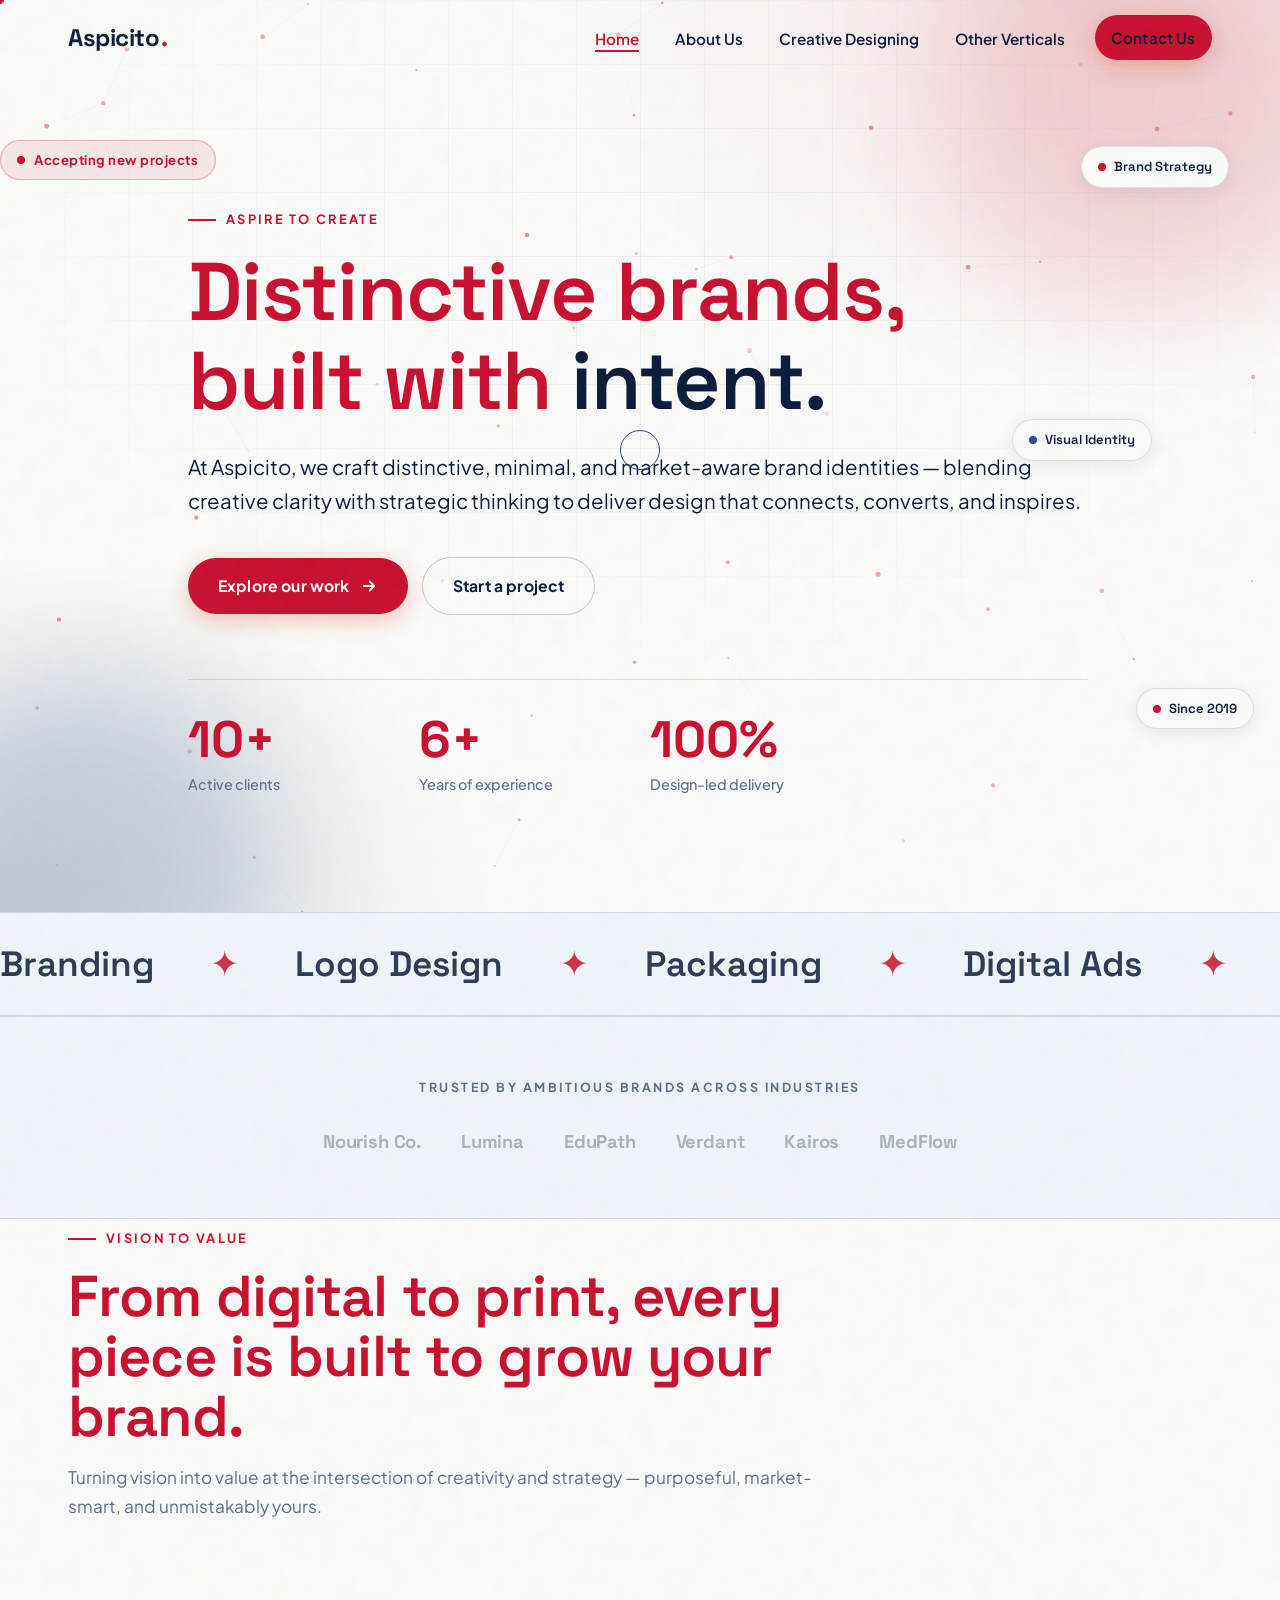
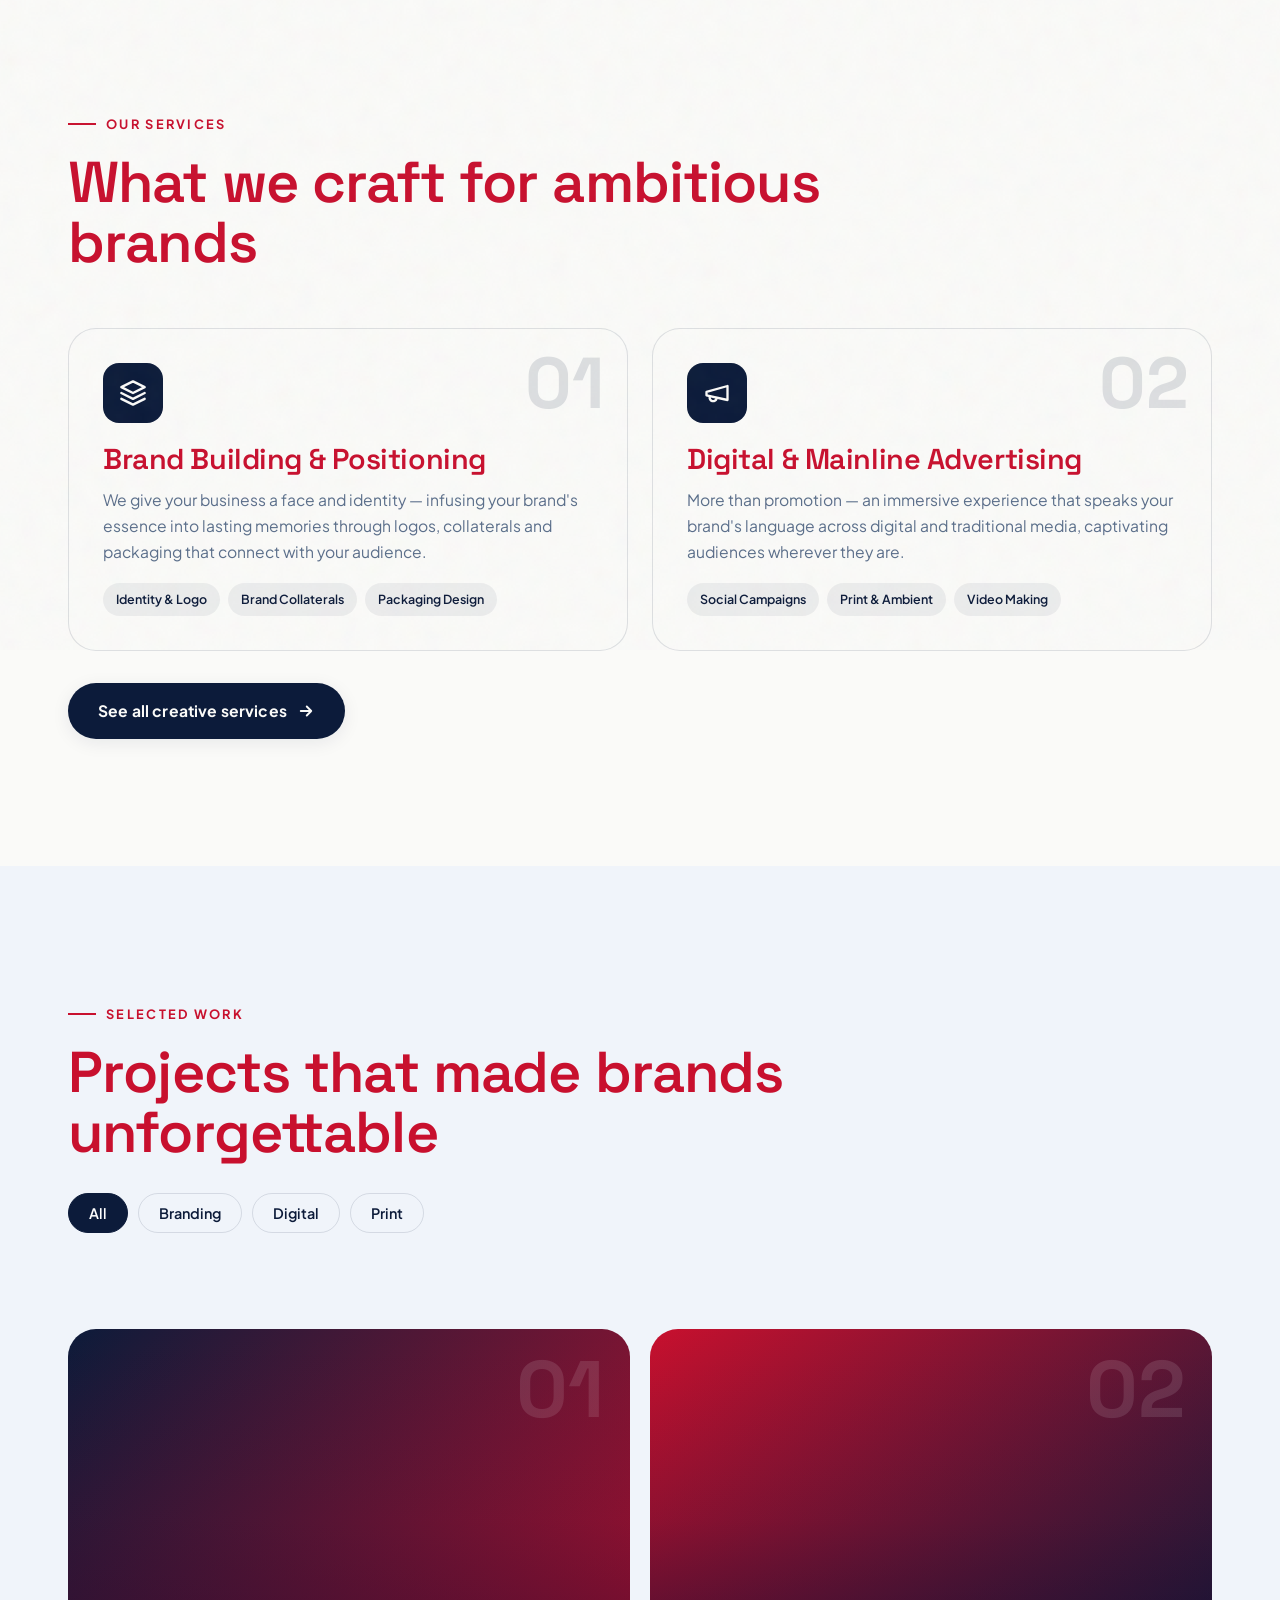
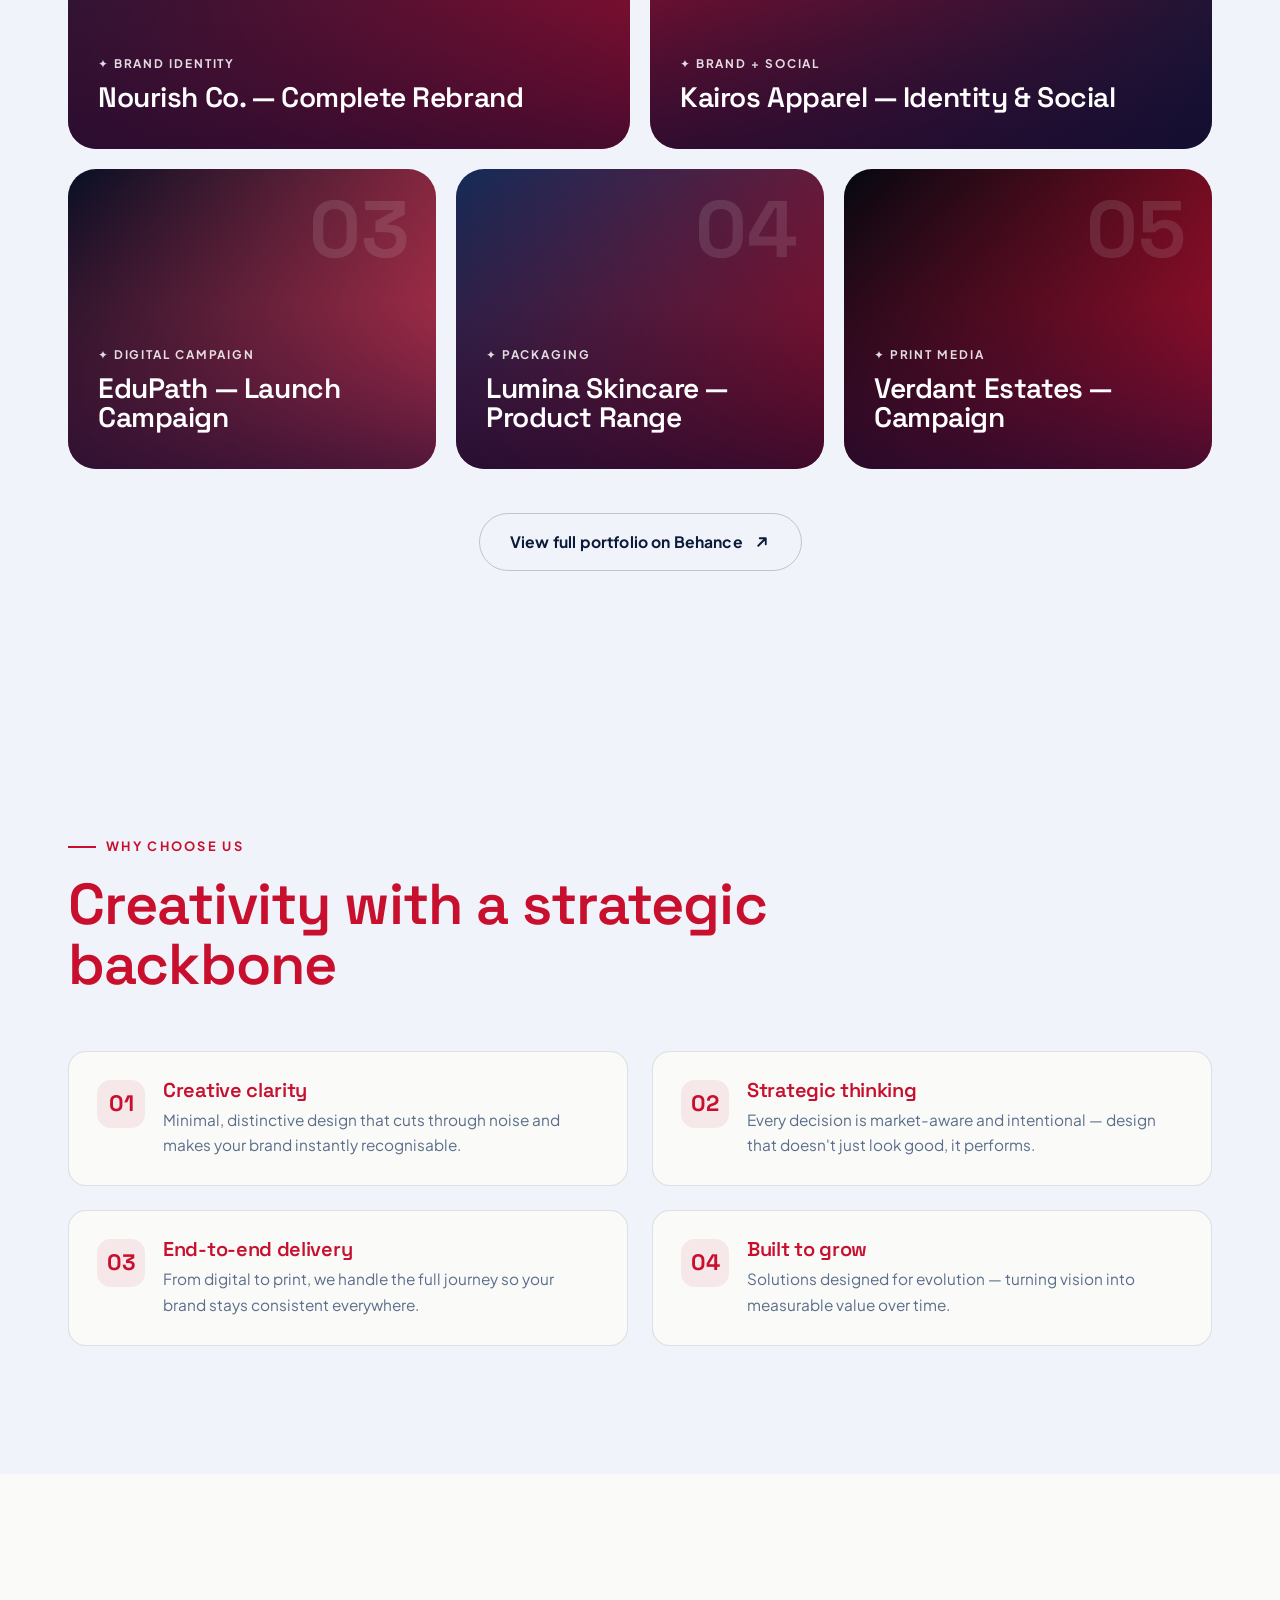
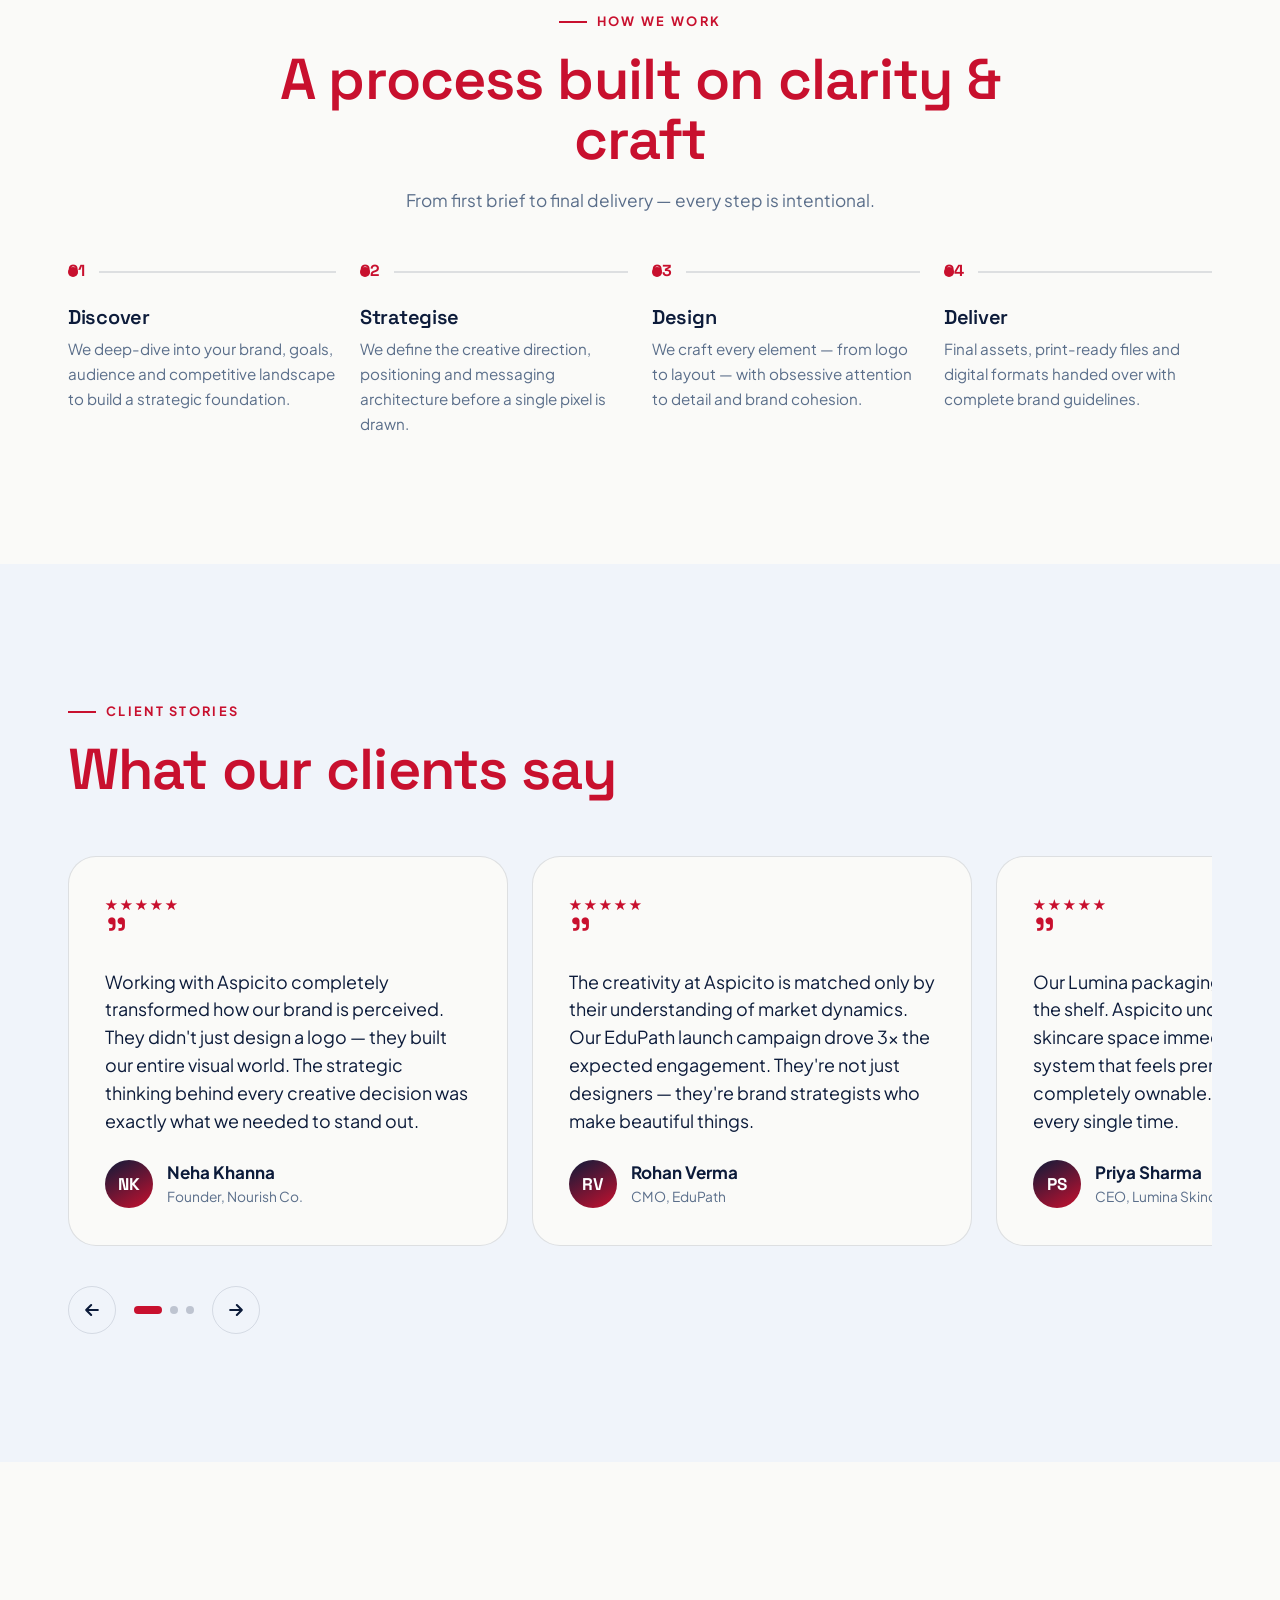
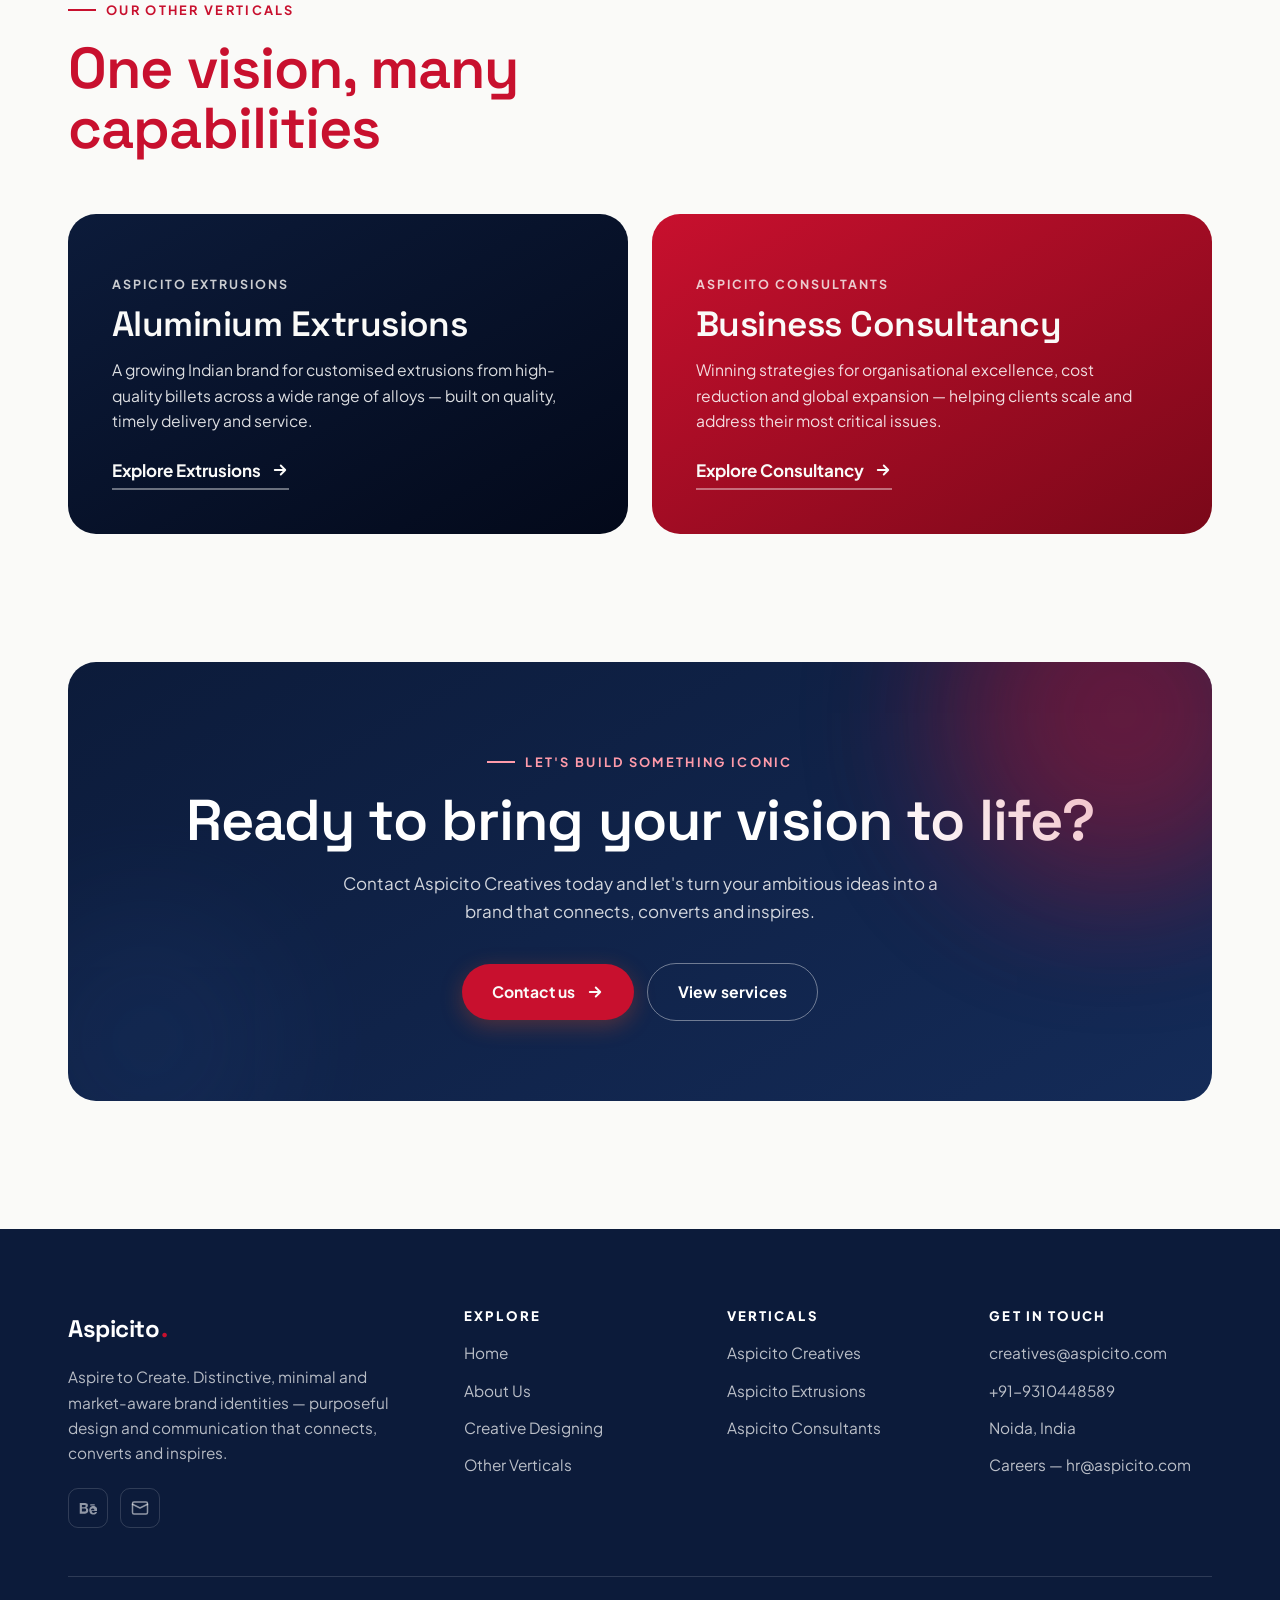
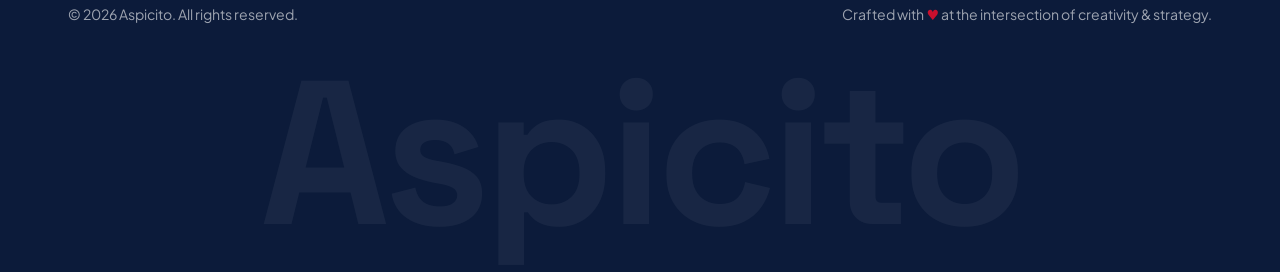
<file: index.html>
<!DOCTYPE html>
<html lang="en">
<head>
  <meta charset="UTF-8" />
  <meta name="viewport" content="width=device-width, initial-scale=1.0" />
  <title>Aspicito Creatives — Aspire to Create | Branding, Design & Strategy</title>
  <meta name="description" content="Aspicito crafts distinctive, minimal and market-aware brand identities. Creative clarity meets strategic thinking — purposeful design and communication that connects, converts and inspires." />
  <link rel="preconnect" href="https://fonts.googleapis.com" />
  <link rel="preconnect" href="https://fonts.gstatic.com" crossorigin />
  <link href="https://fonts.googleapis.com/css2?family=Plus+Jakarta+Sans:ital,wght@0,400;0,500;0,600;0,700;0,800;1,400&family=Space+Grotesk:wght@500;600;700&display=swap" rel="stylesheet" />
  <link href="https://api.fontshare.com/v2/css?f[]=clash-display@500,600,700&display=swap" rel="stylesheet" />
  <link rel="stylesheet" href="css/style.css" />
</head>
<body>

  <!-- Preloader -->
  <div class="preloader" id="preloader">
    <div class="pre-inner">
      <div class="pre-word" id="preWord">
        <span>A</span><span>s</span><span>p</span><span>i</span><span>c</span><span>i</span><span>t</span><span>o</span><span class="dot">.</span>
      </div>
      <div class="pre-bar"></div>
      <p class="pre-tag">Aspire to Create</p>
    </div>
  </div>

  <!-- Grain overlay -->
  <div class="grain" aria-hidden="true"></div>

  <!-- Scroll progress -->
  <div class="scroll-progress"></div>

  <!-- Header -->
  <header class="header">
    <nav class="nav">
      <a href="index.html" class="brand">Aspicito<span class="dot">.</span></a>
      <ul class="nav-links">
        <li><a href="index.html" class="active">Home</a></li>
        <li><a href="about.html">About Us</a></li>
        <li><a href="creative-designing.html">Creative Designing</a></li>
        <li><a href="other-verticals.html">Other Verticals</a></li>
        <li><a href="contact.html" class="btn btn-secondary nav-cta">Contact Us</a></li>
      </ul>
      <button class="burger" aria-label="Toggle menu" aria-expanded="false"><span></span><span></span><span></span></button>
    </nav>
  </header>

  <main>
    <!-- ═══════════════ HERO ═══════════════ -->
    <section class="hero" id="hero">
      <div class="hero-bg"></div>
      <canvas class="hero-canvas" id="heroCanvas" aria-hidden="true"></canvas>
      <div class="hero-grid-lines" aria-hidden="true"></div>
      <span class="blob b1"></span>
      <span class="blob b2"></span>

      <!-- Floating sticker chips -->
      <div class="hero-stickers" aria-hidden="true">
        <span class="sticker s1">Brand Strategy</span>
        <span class="sticker s2">Visual Identity</span>
        <span class="sticker s3">Since 2019</span>
      </div>

      <!-- Availability badge -->
      <div class="avail-badge reveal" data-delay="4">
        <span class="avail-dot"></span>
        Accepting new projects
      </div>

      <div class="container hero-inner">
        <span class="eyebrow reveal">Aspire to Create</span>
        <h1 class="hero-title reveal" data-delay="1" data-split>
          Distinctive brands,<br />built with <em>intent.</em>
        </h1>
        <p class="lead reveal" data-delay="2">At Aspicito, we craft distinctive, minimal, and market-aware brand identities — blending creative clarity with strategic thinking to deliver design that connects, converts, and inspires.</p>
        <div class="hero-actions reveal" data-delay="3">
          <a href="creative-designing.html" class="btn btn-secondary" data-magnetic="0.4">
            Explore our work
            <svg width="18" height="18" viewBox="0 0 24 24" fill="none" stroke="currentColor" stroke-width="2.5" stroke-linecap="round" stroke-linejoin="round"><path d="M5 12h14M13 6l6 6-6 6"/></svg>
          </a>
          <a href="contact.html" class="btn btn-ghost" data-magnetic="0.3">Start a project</a>
        </div>

        <div class="hero-stats reveal" data-delay="4">
          <div class="stat">
            <div class="num"><span data-count="10" data-suffix="+">10+</span></div>
            <div class="label">Active clients</div>
          </div>
          <div class="stat">
            <div class="num"><span data-count="6" data-suffix="+">6+</span></div>
            <div class="label">Years of experience</div>
          </div>
          <div class="stat">
            <div class="num"><span data-count="100" data-suffix="%">100%</span></div>
            <div class="label">Design-led delivery</div>
          </div>
        </div>
      </div>
    </section>

    <!-- ═══════════════ MARQUEE ═══════════════ -->
    <div class="marquee" aria-hidden="true">
      <div class="marquee-track">
        <span>Branding</span><span>Logo Design</span><span>Packaging</span><span>Digital Ads</span><span>Print Media</span><span>Strategy</span><span>Motion</span><span>Identity Systems</span>
        <span>Branding</span><span>Logo Design</span><span>Packaging</span><span>Digital Ads</span><span>Print Media</span><span>Strategy</span><span>Motion</span><span>Identity Systems</span>
      </div>
    </div>

    <!-- ═══════════════ CLIENTS STRIP ═══════════════ -->
    <section class="section-pad clients-section">
      <div class="container">
        <div class="clients-label reveal">Trusted by ambitious brands across industries</div>
        <div class="clients-bar reveal" data-delay="1">
          <span class="client-logo">Nourish Co.</span>
          <span class="client-logo">Lumina</span>
          <span class="client-logo">EduPath</span>
          <span class="client-logo">Verdant</span>
          <span class="client-logo">Kairos</span>
          <span class="client-logo">MedFlow</span>
        </div>
      </div>
    </section>

    <!-- ═══════════════ INTRO ═══════════════ -->
    <section class="section-pad" style="padding-top:0">
      <div class="container">
        <div class="section-head reveal">
          <span class="eyebrow">Vision to value</span>
          <h2>From digital to print, every piece is built to grow your brand.</h2>
          <p>Turning vision into value at the intersection of creativity and strategy — purposeful, market-smart, and unmistakably yours.</p>
        </div>
      </div>
    </section>

    <!-- ═══════════════ SERVICES ═══════════════ -->
    <section class="section-pad" style="padding-top:0">
      <div class="container">
        <div class="section-head reveal">
          <span class="eyebrow">Our services</span>
          <h2>What we craft for ambitious brands</h2>
        </div>
        <div class="grid grid-2">
          <article class="card reveal" data-tilt>
            <div class="card-num" aria-hidden="true">01</div>
            <div class="icon">
              <svg viewBox="0 0 24 24" fill="none" stroke="currentColor" stroke-width="2" stroke-linecap="round" stroke-linejoin="round"><path d="M12 2 2 7l10 5 10-5-10-5Z"/><path d="m2 17 10 5 10-5"/><path d="m2 12 10 5 10-5"/></svg>
            </div>
            <h3>Brand Building &amp; Positioning</h3>
            <p>We give your business a face and identity — infusing your brand's essence into lasting memories through logos, collaterals and packaging that connect with your audience.</p>
            <div class="tag-row">
              <span class="tag">Identity &amp; Logo</span>
              <span class="tag">Brand Collaterals</span>
              <span class="tag">Packaging Design</span>
            </div>
          </article>
          <article class="card reveal" data-delay="1" data-tilt>
            <div class="card-num" aria-hidden="true">02</div>
            <div class="icon">
              <svg viewBox="0 0 24 24" fill="none" stroke="currentColor" stroke-width="2" stroke-linecap="round" stroke-linejoin="round"><path d="m3 11 18-5v12L3 14v-3Z"/><path d="M11.6 16.8a3 3 0 1 1-5.8-1.6"/></svg>
            </div>
            <h3>Digital &amp; Mainline Advertising</h3>
            <p>More than promotion — an immersive experience that speaks your brand's language across digital and traditional media, captivating audiences wherever they are.</p>
            <div class="tag-row">
              <span class="tag">Social Campaigns</span>
              <span class="tag">Print &amp; Ambient</span>
              <span class="tag">Video Making</span>
            </div>
          </article>
        </div>
        <div class="reveal" style="margin-top:32px">
          <a href="creative-designing.html" class="btn btn-primary" data-magnetic="0.3">
            See all creative services
            <svg width="18" height="18" viewBox="0 0 24 24" fill="none" stroke="currentColor" stroke-width="2.5" stroke-linecap="round" stroke-linejoin="round"><path d="M5 12h14M13 6l6 6-6 6"/></svg>
          </a>
        </div>
      </div>
    </section>

    <!-- ═══════════════ SELECTED WORK ═══════════════ -->
    <section class="section-pad works-section">
      <div class="container">
        <div class="head-flex">
          <div class="section-head reveal">
            <span class="eyebrow">Selected work</span>
            <h2>Projects that made brands unforgettable</h2>
          </div>
          <div class="filter-bar reveal" data-delay="1">
            <button class="filter-btn active" data-filter="all">All</button>
            <button class="filter-btn" data-filter="branding">Branding</button>
            <button class="filter-btn" data-filter="digital">Digital</button>
            <button class="filter-btn" data-filter="print">Print</button>
          </div>
        </div>
        <div class="works-grid">
          <article class="work wide tall reveal" data-cat="branding" style="--wg: linear-gradient(135deg,#0C1B3A 0%,#C8102E 100%)">
            <span class="w-arrow"><svg width="18" height="18" viewBox="0 0 24 24" fill="none" stroke="currentColor" stroke-width="2.5"><path d="M7 17 17 7M9 7h8v8"/></svg></span>
            <div class="work-big-num">01</div>
            <span class="w-cat">✦ Brand Identity</span>
            <h3>Nourish Co. — Complete Rebrand</h3>
            <p>A ground-up identity system for a premium F&amp;B brand — logo, palette, packaging and brand guidelines.</p>
          </article>
          <article class="work wide tall reveal" data-delay="1" data-cat="branding digital" style="--wg: linear-gradient(135deg,#C8102E 0%,#0C1B3A 100%)">
            <span class="w-arrow"><svg width="18" height="18" viewBox="0 0 24 24" fill="none" stroke="currentColor" stroke-width="2.5"><path d="M7 17 17 7M9 7h8v8"/></svg></span>
            <div class="work-big-num">02</div>
            <span class="w-cat">✦ Brand + Social</span>
            <h3>Kairos Apparel — Identity & Social</h3>
            <p>Brand identity system and ongoing creative direction for a fast-growing fashion label.</p>
          </article>
          <article class="work reveal" data-delay="1" data-cat="digital" style="--wg: linear-gradient(135deg,#080F24 0%,#E83B55 100%)">
            <span class="w-arrow"><svg width="18" height="18" viewBox="0 0 24 24" fill="none" stroke="currentColor" stroke-width="2.5"><path d="M7 17 17 7M9 7h8v8"/></svg></span>
            <div class="work-big-num">03</div>
            <span class="w-cat">✦ Digital Campaign</span>
            <h3>EduPath — Launch Campaign</h3>
            <p>Performance creatives &amp; social strategy for an EdTech platform launch.</p>
          </article>
          <article class="work reveal" data-delay="2" data-cat="branding print" style="--wg: linear-gradient(135deg,#142B58 0%,#A50D24 100%)">
            <span class="w-arrow"><svg width="18" height="18" viewBox="0 0 24 24" fill="none" stroke="currentColor" stroke-width="2.5"><path d="M7 17 17 7M9 7h8v8"/></svg></span>
            <div class="work-big-num">04</div>
            <span class="w-cat">✦ Packaging</span>
            <h3>Lumina Skincare — Product Range</h3>
            <p>Luxury packaging design for a five-SKU premium skincare range.</p>
          </article>
          <article class="work reveal" data-delay="3" data-cat="print" style="--wg: linear-gradient(135deg,#040810 0%,#C8102E 100%)">
            <span class="w-arrow"><svg width="18" height="18" viewBox="0 0 24 24" fill="none" stroke="currentColor" stroke-width="2.5"><path d="M7 17 17 7M9 7h8v8"/></svg></span>
            <div class="work-big-num">05</div>
            <span class="w-cat">✦ Print Media</span>
            <h3>Verdant Estates — Campaign</h3>
            <p>Brochures, hoardings &amp; catalogue for a luxury real estate developer.</p>
          </article>
        </div>
        <div class="reveal" style="margin-top:44px;text-align:center">
          <a href="https://www.behance.net/gallery/197701479/Company-Profile" target="_blank" rel="noopener" class="btn btn-ghost" data-magnetic="0.3">
            View full portfolio on Behance
            <svg width="18" height="18" viewBox="0 0 24 24" fill="none" stroke="currentColor" stroke-width="2.5" stroke-linecap="round" stroke-linejoin="round"><path d="M7 17 17 7M9 7h8v8"/></svg>
          </a>
        </div>
      </div>
    </section>

    <!-- ═══════════════ WHY CHOOSE US ═══════════════ -->
    <section class="section-pad why">
      <div class="container">
        <div class="section-head reveal">
          <span class="eyebrow">Why choose us</span>
          <h2>Creativity with a strategic backbone</h2>
        </div>
        <div class="grid grid-2">
          <div class="feature reveal" data-tilt>
            <div class="fnum">01</div>
            <div>
              <h3>Creative clarity</h3>
              <p>Minimal, distinctive design that cuts through noise and makes your brand instantly recognisable.</p>
            </div>
          </div>
          <div class="feature reveal" data-delay="1" data-tilt>
            <div class="fnum">02</div>
            <div>
              <h3>Strategic thinking</h3>
              <p>Every decision is market-aware and intentional — design that doesn't just look good, it performs.</p>
            </div>
          </div>
          <div class="feature reveal" data-delay="2" data-tilt>
            <div class="fnum">03</div>
            <div>
              <h3>End-to-end delivery</h3>
              <p>From digital to print, we handle the full journey so your brand stays consistent everywhere.</p>
            </div>
          </div>
          <div class="feature reveal" data-delay="3" data-tilt>
            <div class="fnum">04</div>
            <div>
              <h3>Built to grow</h3>
              <p>Solutions designed for evolution — turning vision into measurable value over time.</p>
            </div>
          </div>
        </div>
      </div>
    </section>

    <!-- ═══════════════ PROCESS ═══════════════ -->
    <section class="section-pad">
      <div class="container">
        <div class="section-head center reveal">
          <span class="eyebrow">How we work</span>
          <h2>A process built on clarity &amp; craft</h2>
          <p>From first brief to final delivery — every step is intentional.</p>
        </div>
        <div class="process">
          <div class="step reveal">
            <h3>Discover</h3>
            <p>We deep-dive into your brand, goals, audience and competitive landscape to build a strategic foundation.</p>
          </div>
          <div class="step reveal" data-delay="1">
            <h3>Strategise</h3>
            <p>We define the creative direction, positioning and messaging architecture before a single pixel is drawn.</p>
          </div>
          <div class="step reveal" data-delay="2">
            <h3>Design</h3>
            <p>We craft every element — from logo to layout — with obsessive attention to detail and brand cohesion.</p>
          </div>
          <div class="step reveal" data-delay="3">
            <h3>Deliver</h3>
            <p>Final assets, print-ready files and digital formats handed over with complete brand guidelines.</p>
          </div>
        </div>
      </div>
    </section>

    <!-- ═══════════════ TESTIMONIALS ═══════════════ -->
    <section class="section-pad why">
      <div class="container">
        <div class="section-head reveal">
          <span class="eyebrow">Client stories</span>
          <h2>What our clients say</h2>
        </div>
        <div class="testi-wrap reveal" data-delay="1">
          <div class="testi-track" id="testiTrack">
            <div class="testi">
              <div class="stars">★★★★★</div>
              <div class="quote-mark">"</div>
              <blockquote>Working with Aspicito completely transformed how our brand is perceived. They didn't just design a logo — they built our entire visual world. The strategic thinking behind every creative decision was exactly what we needed to stand out.</blockquote>
              <div class="who">
                <div class="avatar">NK</div>
                <div>
                  <div class="n">Neha Khanna</div>
                  <div class="r">Founder, Nourish Co.</div>
                </div>
              </div>
            </div>
            <div class="testi">
              <div class="stars">★★★★★</div>
              <div class="quote-mark">"</div>
              <blockquote>The creativity at Aspicito is matched only by their understanding of market dynamics. Our EduPath launch campaign drove 3× the expected engagement. They're not just designers — they're brand strategists who make beautiful things.</blockquote>
              <div class="who">
                <div class="avatar">RV</div>
                <div>
                  <div class="n">Rohan Verma</div>
                  <div class="r">CMO, EduPath</div>
                </div>
              </div>
            </div>
            <div class="testi">
              <div class="stars">★★★★★</div>
              <div class="quote-mark">"</div>
              <blockquote>Our Lumina packaging now sells itself on the shelf. Aspicito understood the luxury skincare space immediately and delivered a system that feels premium, intentional and completely ownable. Exceptional work, every single time.</blockquote>
              <div class="who">
                <div class="avatar">PS</div>
                <div>
                  <div class="n">Priya Sharma</div>
                  <div class="r">CEO, Lumina Skincare</div>
                </div>
              </div>
            </div>
          </div>
          <div class="testi-nav">
            <button class="testi-prev" aria-label="Previous testimonial">
              <svg width="20" height="20" viewBox="0 0 24 24" fill="none" stroke="currentColor" stroke-width="2.5" stroke-linecap="round" stroke-linejoin="round"><path d="M19 12H5M11 6l-6 6 6 6"/></svg>
            </button>
            <div class="testi-dots">
              <button class="testi-dot active" data-i="0" aria-label="Testimonial 1"></button>
              <button class="testi-dot" data-i="1" aria-label="Testimonial 2"></button>
              <button class="testi-dot" data-i="2" aria-label="Testimonial 3"></button>
            </div>
            <button class="testi-next" aria-label="Next testimonial">
              <svg width="20" height="20" viewBox="0 0 24 24" fill="none" stroke="currentColor" stroke-width="2.5" stroke-linecap="round" stroke-linejoin="round"><path d="M5 12h14M13 6l6 6-6 6"/></svg>
            </button>
          </div>
        </div>
      </div>
    </section>

    <!-- ═══════════════ VERTICALS ═══════════════ -->
    <section class="section-pad">
      <div class="container">
        <div class="section-head reveal">
          <span class="eyebrow">Our other verticals</span>
          <h2>One vision, many capabilities</h2>
        </div>
        <div class="grid grid-2">
          <article class="vertical-card vc-purple reveal">
            <span class="vc-tag">Aspicito Extrusions</span>
            <h3>Aluminium Extrusions</h3>
            <p>A growing Indian brand for customised extrusions from high-quality billets across a wide range of alloys — built on quality, timely delivery and service.</p>
            <a href="other-verticals.html" class="vc-link">Explore Extrusions
              <svg width="18" height="18" viewBox="0 0 24 24" fill="none" stroke="currentColor" stroke-width="2.5" stroke-linecap="round" stroke-linejoin="round"><path d="M5 12h14M13 6l6 6-6 6"/></svg>
            </a>
          </article>
          <article class="vertical-card vc-orange reveal" data-delay="1">
            <span class="vc-tag">Aspicito Consultants</span>
            <h3>Business Consultancy</h3>
            <p>Winning strategies for organisational excellence, cost reduction and global expansion — helping clients scale and address their most critical issues.</p>
            <a href="other-verticals.html" class="vc-link">Explore Consultancy
              <svg width="18" height="18" viewBox="0 0 24 24" fill="none" stroke="currentColor" stroke-width="2.5" stroke-linecap="round" stroke-linejoin="round"><path d="M5 12h14M13 6l6 6-6 6"/></svg>
            </a>
          </article>
        </div>
      </div>
    </section>

    <!-- ═══════════════ CTA BAND ═══════════════ -->
    <section class="section-pad" style="padding-top:0">
      <div class="container">
        <div class="cta reveal">
          <div class="cta-orb cta-orb-1" aria-hidden="true"></div>
          <div class="cta-orb cta-orb-2" aria-hidden="true"></div>
          <span class="eyebrow">Let's build something iconic</span>
          <h2>Ready to bring your vision to life?</h2>
          <p>Contact Aspicito Creatives today and let's turn your ambitious ideas into a brand that connects, converts and inspires.</p>
          <div class="hero-actions">
            <a href="contact.html" class="btn btn-secondary" data-magnetic="0.35">
              Contact us
              <svg width="18" height="18" viewBox="0 0 24 24" fill="none" stroke="currentColor" stroke-width="2.5" stroke-linecap="round" stroke-linejoin="round"><path d="M5 12h14M13 6l6 6-6 6"/></svg>
            </a>
            <a href="creative-designing.html" class="btn btn-ghost" style="color:#fff;border-color:rgba(255,255,255,.4)">View services</a>
          </div>
        </div>
      </div>
    </section>
  </main>

  <!-- ═══════════════ FOOTER ═══════════════ -->
  <footer class="footer">
    <div class="container">
      <div class="footer-grid">
        <div>
          <a href="index.html" class="brand">Aspicito<span class="dot" style="color:var(--secondary)">.</span></a>
          <p>Aspire to Create. Distinctive, minimal and market-aware brand identities — purposeful design and communication that connects, converts and inspires.</p>
          <div class="footer-social">
            <a href="https://www.behance.net/gallery/197701479/Company-Profile" target="_blank" rel="noopener" aria-label="View our work on Behance" title="Behance">
              <svg width="18" height="18" viewBox="0 0 24 24" fill="currentColor"><path d="M7.443 5.35c.638 0 1.234.05 1.77.198.537.099.99.297 1.373.544.383.247.677.594.893 1.039.198.445.317.99.317 1.634 0 .693-.149 1.287-.496 1.73-.297.446-.743.84-1.337 1.139.792.247 1.387.693 1.78 1.337.397.644.594 1.435.594 2.326 0 .743-.148 1.386-.446 1.93a3.762 3.762 0 0 1-1.188 1.337c-.495.346-1.04.594-1.682.743a8.437 8.437 0 0 1-1.98.247H1V5.35h6.443zm-.346 5.54c.544 0 .99-.148 1.338-.396.347-.248.495-.643.495-1.188 0-.297-.05-.544-.148-.742-.099-.198-.248-.347-.396-.446a1.54 1.54 0 0 0-.595-.198 3.748 3.748 0 0 0-.693-.05H3.86v3.02h3.237zm.198 5.79c.248 0 .495-.05.743-.099.247-.05.495-.148.693-.297.198-.149.396-.347.495-.594.148-.248.198-.544.198-.94 0-.742-.198-1.288-.594-1.634-.396-.347-.94-.496-1.633-.496H3.86v4.06h3.435zm10.39 1.386c.396.347.99.545 1.78.545.544 0 1.04-.149 1.436-.446.396-.297.645-.594.744-.89h2.474c-.396 1.188-1.04 2.078-1.88 2.623-.841.545-1.88.84-3.02.84-.842 0-1.584-.148-2.277-.396a4.946 4.946 0 0 1-1.732-1.14 5.206 5.206 0 0 1-1.09-1.78 6.67 6.67 0 0 1-.398-2.326c0-.841.149-1.633.397-2.326.248-.742.644-1.337 1.09-1.83a5.26 5.26 0 0 1 1.732-1.188c.693-.297 1.435-.445 2.277-.445.94 0 1.78.198 2.474.545.694.396 1.238.89 1.683 1.534.445.644.742 1.337.94 2.128.1.792.149 1.584.1 2.425H17.04c.05.94.297 1.633.644 1.927zM19.9 13.32c-.347-.347-.94-.545-1.633-.545-.495 0-.89.099-1.188.248-.297.148-.545.347-.742.545a1.88 1.88 0 0 0-.397.693c-.099.248-.149.496-.148.693h4.85c-.099-.792-.396-1.337-.742-1.634zM14.95 7.082h5.986V8.5H14.95V7.082z"/></svg>
            </a>
            <a href="mailto:creatives@aspicito.com" aria-label="Email us" title="Email">
              <svg width="18" height="18" viewBox="0 0 24 24" fill="none" stroke="currentColor" stroke-width="2" stroke-linecap="round" stroke-linejoin="round"><rect x="2" y="4" width="20" height="16" rx="2"/><path d="m22 7-10 5L2 7"/></svg>
            </a>
          </div>
        </div>
        <div>
          <h5>Explore</h5>
          <div class="footer-links">
            <a href="index.html">Home</a>
            <a href="about.html">About Us</a>
            <a href="creative-designing.html">Creative Designing</a>
            <a href="other-verticals.html">Other Verticals</a>
          </div>
        </div>
        <div>
          <h5>Verticals</h5>
          <div class="footer-links">
            <a href="creative-designing.html">Aspicito Creatives</a>
            <a href="other-verticals.html">Aspicito Extrusions</a>
            <a href="other-verticals.html">Aspicito Consultants</a>
          </div>
        </div>
        <div>
          <h5>Get in touch</h5>
          <div class="footer-links">
            <a href="mailto:creatives@aspicito.com">creatives@aspicito.com</a>
            <a href="tel:+919310448589">+91-9310448589</a>
            <a href="contact.html">Noida, India</a>
            <a href="mailto:hr@aspicito.com">Careers — hr@aspicito.com</a>
          </div>
        </div>
      </div>
      <div class="footer-bottom">
        <span>© <span data-year>2026</span> Aspicito. All rights reserved.</span>
        <span>Crafted with <span class="heart">♥</span> at the intersection of creativity &amp; strategy.</span>
      </div>
    </div>
    <div class="footer-huge" aria-hidden="true">Aspicito</div>
  </footer>

  <button class="to-top" aria-label="Back to top">
    <svg width="20" height="20" viewBox="0 0 24 24" fill="none" stroke="currentColor" stroke-width="2.5" stroke-linecap="round" stroke-linejoin="round"><path d="M12 19V5M5 12l7-7 7 7"/></svg>
  </button>

  <script src="js/main.js"></script>
</body>
</html>
</file>
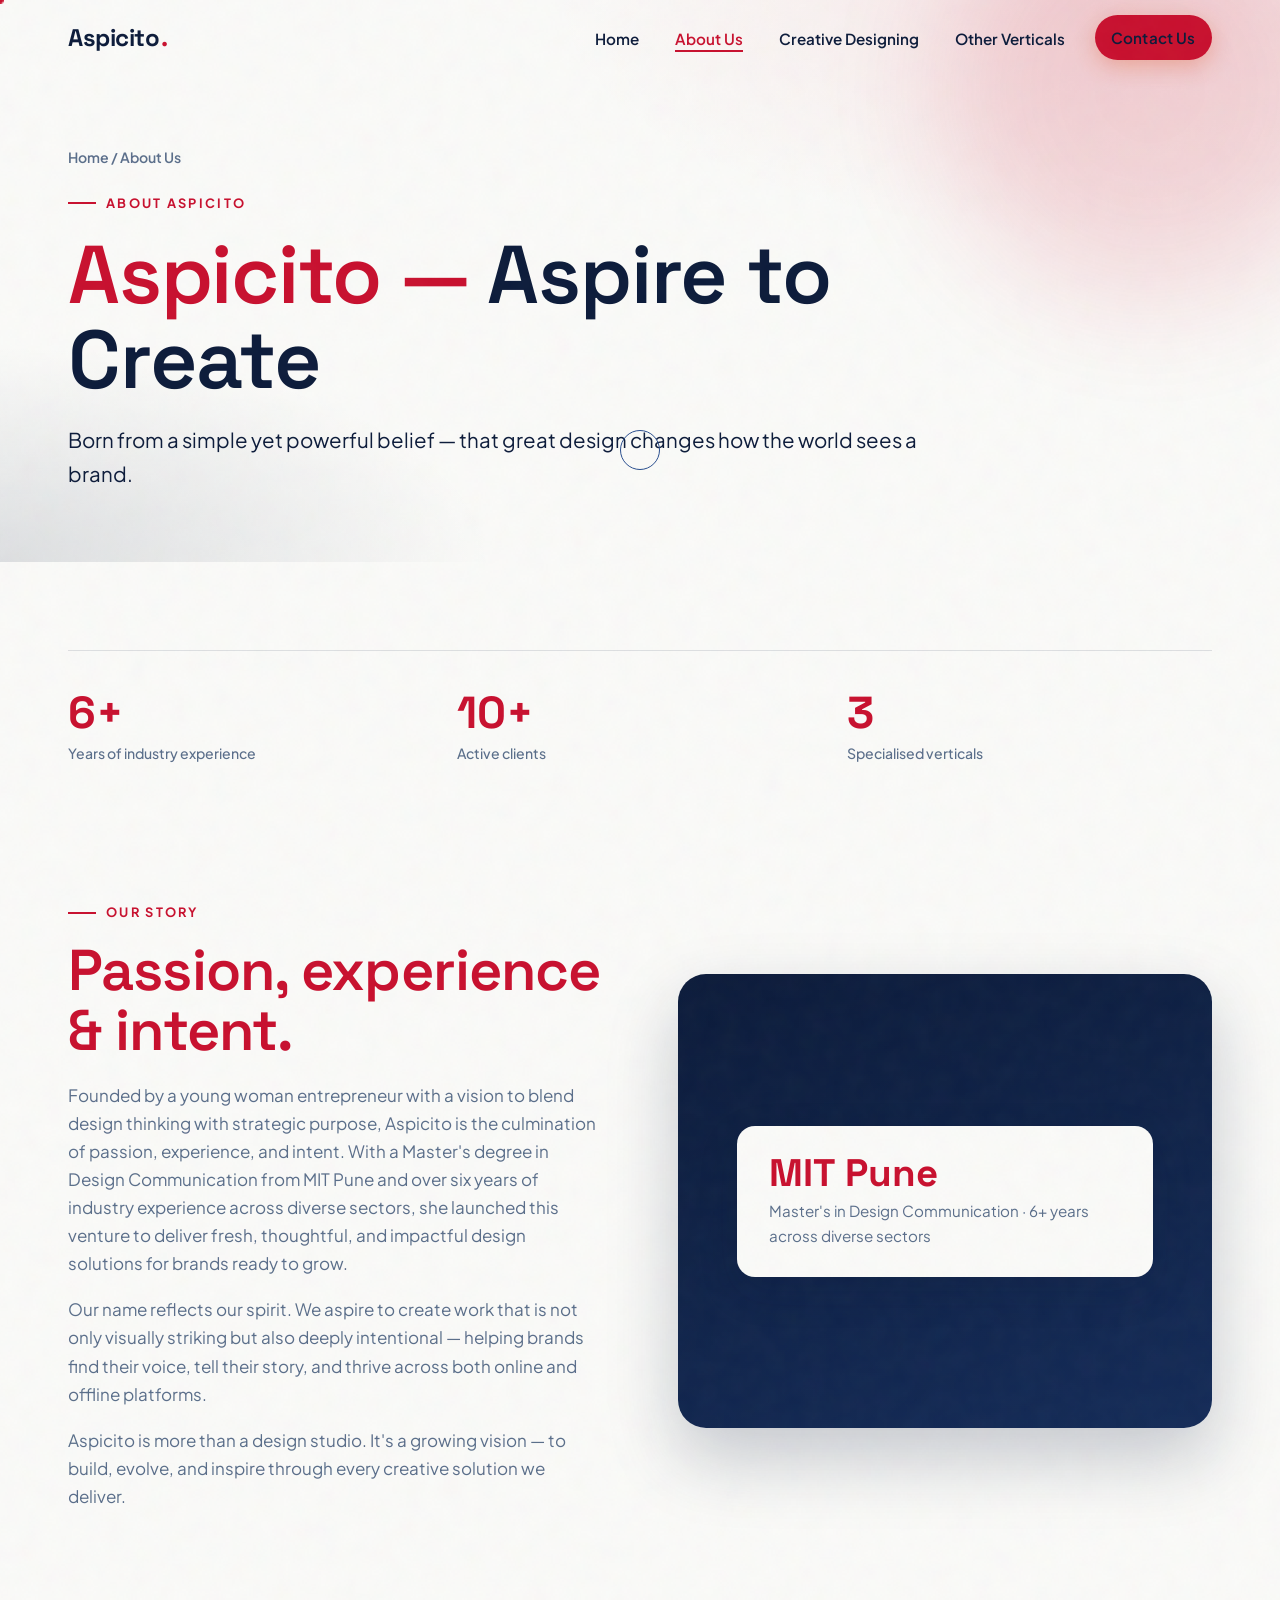
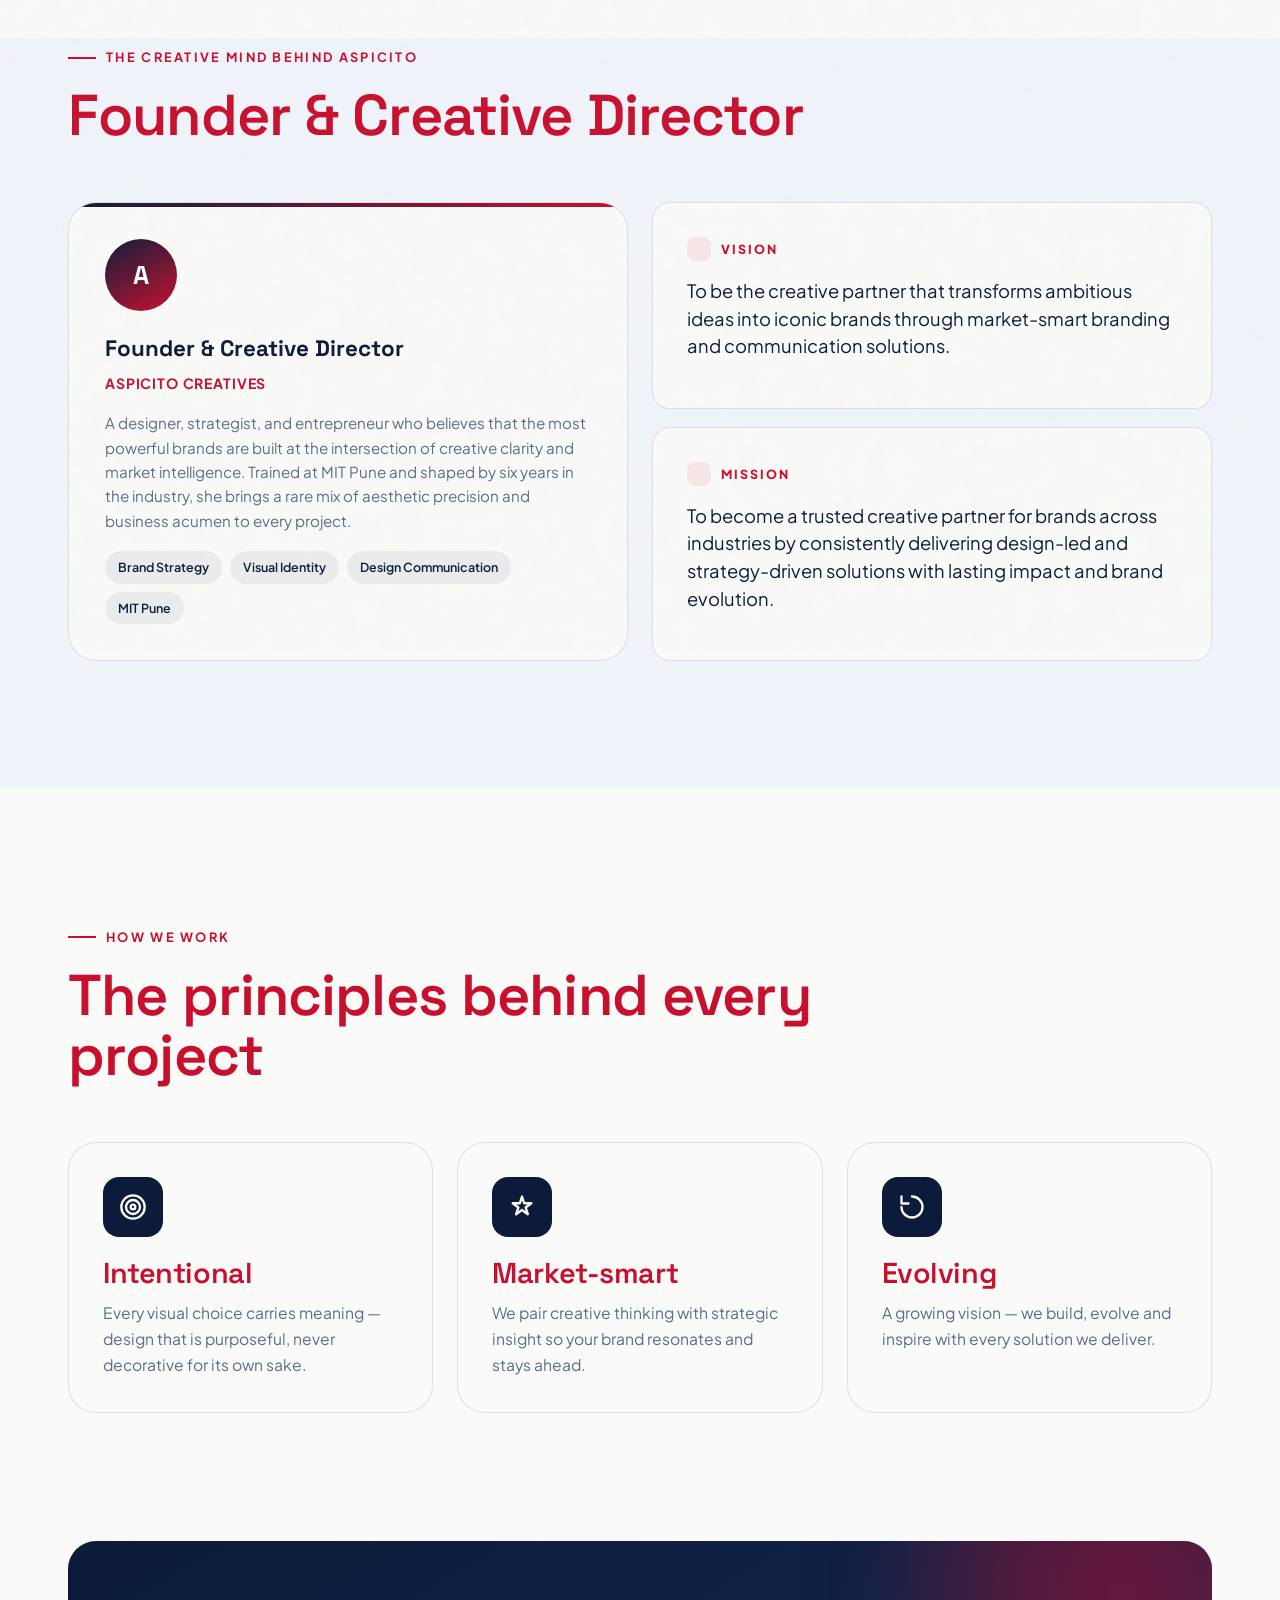
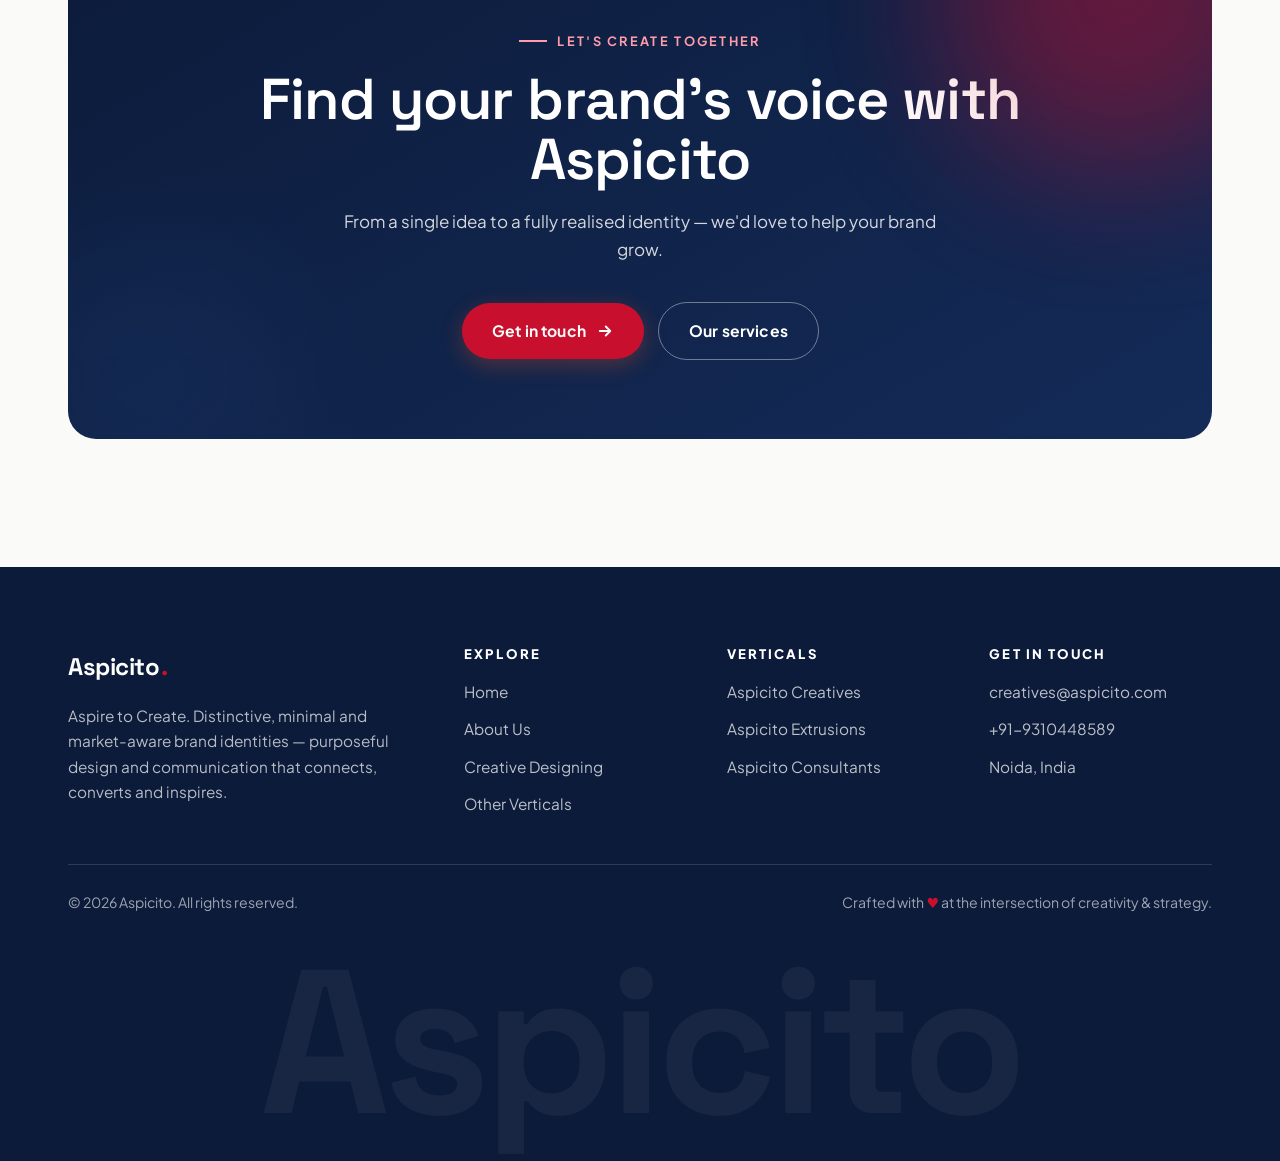
<file: about.html>
<!DOCTYPE html>
<html lang="en">
<head>
  <meta charset="UTF-8" />
  <meta name="viewport" content="width=device-width, initial-scale=1.0" />
  <title>About Us — Aspicito Creatives | Aspire to Create</title>
  <meta name="description" content="Aspicito Creatives was born from a simple yet powerful belief — Aspire to Create. Founded by a young woman entrepreneur blending design thinking with strategic purpose." />
  <link rel="preconnect" href="https://fonts.googleapis.com" />
  <link rel="preconnect" href="https://fonts.gstatic.com" crossorigin />
  <link href="https://fonts.googleapis.com/css2?family=Plus+Jakarta+Sans:ital,wght@0,400;0,500;0,600;0,700;0,800;1,400&family=Space+Grotesk:wght@500;600;700&display=swap" rel="stylesheet" />
  <link href="https://api.fontshare.com/v2/css?f[]=clash-display@500,600,700&display=swap" rel="stylesheet" />
  <link rel="stylesheet" href="css/style.css" />
</head>
<body>

  <!-- Preloader -->
  <div class="preloader" id="preloader">
    <div class="pre-inner">
      <div class="pre-word" id="preWord">
        <span>A</span><span>s</span><span>p</span><span>i</span><span>c</span><span>i</span><span>t</span><span>o</span><span class="dot">.</span>
      </div>
      <div class="pre-bar"></div>
      <p class="pre-tag">About Us</p>
    </div>
  </div>

  <div class="grain" aria-hidden="true"></div>
  <div class="scroll-progress"></div>

  <header class="header">
    <nav class="nav">
      <a href="index.html" class="brand">Aspicito<span class="dot">.</span></a>
      <ul class="nav-links">
        <li><a href="index.html">Home</a></li>
        <li><a href="about.html" class="active">About Us</a></li>
        <li><a href="creative-designing.html">Creative Designing</a></li>
        <li><a href="other-verticals.html">Other Verticals</a></li>
        <li><a href="contact.html" class="btn btn-secondary nav-cta">Contact Us</a></li>
      </ul>
      <button class="burger" aria-label="Toggle menu" aria-expanded="false"><span></span><span></span><span></span></button>
    </nav>
  </header>

  <main>
    <!-- ═══════════════ PAGE HERO ═══════════════ -->
    <section class="page-hero">
      <div class="hero-bg"></div>
      <span class="blob b1"></span>
      <div class="container">
        <p class="crumb reveal"><a href="index.html">Home</a> / About Us</p>
        <span class="eyebrow reveal">About Aspicito</span>
        <h1 class="reveal" data-delay="1">Aspicito — <span class="ink">Aspire to Create</span></h1>
        <p class="lead reveal" data-delay="2">Born from a simple yet powerful belief — that great design changes how the world sees a brand.</p>
      </div>
    </section>

    <!-- ═══════════════ FOUNDER STATS ═══════════════ -->
    <section class="section-pad" style="padding-top:clamp(20px,4vw,40px);padding-bottom:0">
      <div class="container">
        <div class="founder-stats" style="grid-template-columns:repeat(3,1fr)">
          <div class="founder-stat reveal">
            <div class="fs-num"><span data-count="6" data-suffix="+">6+</span></div>
            <div class="fs-label">Years of industry experience</div>
          </div>
          <div class="founder-stat reveal" data-delay="1">
            <div class="fs-num"><span data-count="10" data-suffix="+">10+</span></div>
            <div class="fs-label">Active clients</div>
          </div>
          <div class="founder-stat reveal" data-delay="2">
            <div class="fs-num"><span data-count="3" data-suffix="">3</span></div>
            <div class="fs-label">Specialised verticals</div>
          </div>
        </div>
      </div>
    </section>

    <!-- ═══════════════ STORY ═══════════════ -->
    <section class="section-pad">
      <div class="container">
        <div class="split">
          <div class="split-body reveal">
            <span class="eyebrow">Our story</span>
            <h2>Passion, experience &amp; intent.</h2>
            <p style="margin-top:20px;color:var(--muted)">Founded by a young woman entrepreneur with a vision to blend design thinking with strategic purpose, Aspicito is the culmination of passion, experience, and intent. With a Master's degree in Design Communication from MIT Pune and over six years of industry experience across diverse sectors, she launched this venture to deliver fresh, thoughtful, and impactful design solutions for brands ready to grow.</p>
            <p style="margin-top:18px;color:var(--muted)">Our name reflects our spirit. We aspire to create work that is not only visually striking but also deeply intentional — helping brands find their voice, tell their story, and thrive across both online and offline platforms.</p>
            <p style="margin-top:18px;color:var(--muted)">Aspicito is more than a design studio. It's a growing vision — to build, evolve, and inspire through every creative solution we deliver.</p>
          </div>
          <div class="split-media reveal" data-delay="1">
            <div class="media-frame" data-tilt>
              <div class="mono">A.</div>
              <div class="badge">
                <div class="k">MIT Pune</div>
                <div class="v">Master's in Design Communication · 6+ years across diverse sectors</div>
              </div>
            </div>
          </div>
        </div>
      </div>
    </section>

    <!-- ═══════════════ FOUNDER CARD ═══════════════ -->
    <section class="section-pad why" style="padding-top:0">
      <div class="container">
        <div class="section-head reveal">
          <span class="eyebrow">The creative mind behind Aspicito</span>
          <h2>Founder &amp; Creative Director</h2>
        </div>
        <div class="grid grid-2">
          <div class="founder-card reveal" data-tilt>
            <div class="founder-avatar">A</div>
            <div class="founder-name">Founder &amp; Creative Director</div>
            <div class="founder-role">Aspicito Creatives</div>
            <p class="founder-bio">A designer, strategist, and entrepreneur who believes that the most powerful brands are built at the intersection of creative clarity and market intelligence. Trained at MIT Pune and shaped by six years in the industry, she brings a rare mix of aesthetic precision and business acumen to every project.</p>
            <div class="founder-tags">
              <span class="tag">Brand Strategy</span>
              <span class="tag">Visual Identity</span>
              <span class="tag">Design Communication</span>
              <span class="tag">MIT Pune</span>
            </div>
          </div>
          <div class="grid" style="gap:18px">
            <div class="mv-card reveal" data-tilt>
              <span class="label">Vision</span>
              <p>To be the creative partner that transforms ambitious ideas into iconic brands through market-smart branding and communication solutions.</p>
            </div>
            <div class="mv-card reveal" data-delay="1" data-tilt>
              <span class="label">Mission</span>
              <p>To become a trusted creative partner for brands across industries by consistently delivering design-led and strategy-driven solutions with lasting impact and brand evolution.</p>
            </div>
          </div>
        </div>
      </div>
    </section>

    <!-- ═══════════════ VALUES ═══════════════ -->
    <section class="section-pad">
      <div class="container">
        <div class="section-head reveal">
          <span class="eyebrow">How we work</span>
          <h2>The principles behind every project</h2>
        </div>
        <div class="grid grid-3">
          <article class="card reveal" data-tilt>
            <div class="icon"><svg viewBox="0 0 24 24" fill="none" stroke="currentColor" stroke-width="2" stroke-linecap="round" stroke-linejoin="round"><circle cx="12" cy="12" r="10"/><circle cx="12" cy="12" r="6"/><circle cx="12" cy="12" r="2"/></svg></div>
            <h3>Intentional</h3>
            <p>Every visual choice carries meaning — design that is purposeful, never decorative for its own sake.</p>
          </article>
          <article class="card reveal" data-delay="1" data-tilt>
            <div class="icon"><svg viewBox="0 0 24 24" fill="none" stroke="currentColor" stroke-width="2" stroke-linecap="round" stroke-linejoin="round"><path d="m12 3 1.9 5.8H20l-4.9 3.6 1.9 5.8L12 14.6 7 18.2l1.9-5.8L4 8.8h6.1L12 3Z"/></svg></div>
            <h3>Market-smart</h3>
            <p>We pair creative thinking with strategic insight so your brand resonates and stays ahead.</p>
          </article>
          <article class="card reveal" data-delay="2" data-tilt>
            <div class="icon"><svg viewBox="0 0 24 24" fill="none" stroke="currentColor" stroke-width="2" stroke-linecap="round" stroke-linejoin="round"><path d="M3 12a9 9 0 1 0 9-9"/><path d="M3 3v6h6"/></svg></div>
            <h3>Evolving</h3>
            <p>A growing vision — we build, evolve and inspire with every solution we deliver.</p>
          </article>
        </div>
      </div>
    </section>

    <!-- ═══════════════ CTA ═══════════════ -->
    <section class="section-pad" style="padding-top:0">
      <div class="container">
        <div class="cta reveal">
          <div class="cta-orb cta-orb-1" aria-hidden="true"></div>
          <div class="cta-orb cta-orb-2" aria-hidden="true"></div>
          <span class="eyebrow">Let's create together</span>
          <h2>Find your brand's voice with Aspicito</h2>
          <p>From a single idea to a fully realised identity — we'd love to help your brand grow.</p>
          <div class="hero-actions">
            <a href="contact.html" class="btn btn-secondary" data-magnetic="0.35">Get in touch
              <svg width="18" height="18" viewBox="0 0 24 24" fill="none" stroke="currentColor" stroke-width="2.5" stroke-linecap="round" stroke-linejoin="round"><path d="M5 12h14M13 6l6 6-6 6"/></svg>
            </a>
            <a href="creative-designing.html" class="btn btn-ghost" style="color:#fff;border-color:rgba(255,255,255,.4)">Our services</a>
          </div>
        </div>
      </div>
    </section>
  </main>

  <footer class="footer">
    <div class="container">
      <div class="footer-grid">
        <div>
          <a href="index.html" class="brand">Aspicito<span class="dot" style="color:var(--secondary)">.</span></a>
          <p>Aspire to Create. Distinctive, minimal and market-aware brand identities — purposeful design and communication that connects, converts and inspires.</p>
        </div>
        <div>
          <h5>Explore</h5>
          <div class="footer-links">
            <a href="index.html">Home</a>
            <a href="about.html">About Us</a>
            <a href="creative-designing.html">Creative Designing</a>
            <a href="other-verticals.html">Other Verticals</a>
          </div>
        </div>
        <div>
          <h5>Verticals</h5>
          <div class="footer-links">
            <a href="creative-designing.html">Aspicito Creatives</a>
            <a href="other-verticals.html">Aspicito Extrusions</a>
            <a href="other-verticals.html">Aspicito Consultants</a>
          </div>
        </div>
        <div>
          <h5>Get in touch</h5>
          <div class="footer-links">
            <a href="mailto:creatives@aspicito.com">creatives@aspicito.com</a>
            <a href="tel:+919310448589">+91-9310448589</a>
            <a href="contact.html">Noida, India</a>
          </div>
        </div>
      </div>
      <div class="footer-bottom">
        <span>© <span data-year>2026</span> Aspicito. All rights reserved.</span>
        <span>Crafted with <span class="heart">♥</span> at the intersection of creativity &amp; strategy.</span>
      </div>
    </div>
    <div class="footer-huge" aria-hidden="true">Aspicito</div>
  </footer>

  <button class="to-top" aria-label="Back to top">
    <svg width="20" height="20" viewBox="0 0 24 24" fill="none" stroke="currentColor" stroke-width="2.5" stroke-linecap="round" stroke-linejoin="round"><path d="M12 19V5M5 12l7-7 7 7"/></svg>
  </button>

  <script src="js/main.js"></script>
</body>
</html>
</file>
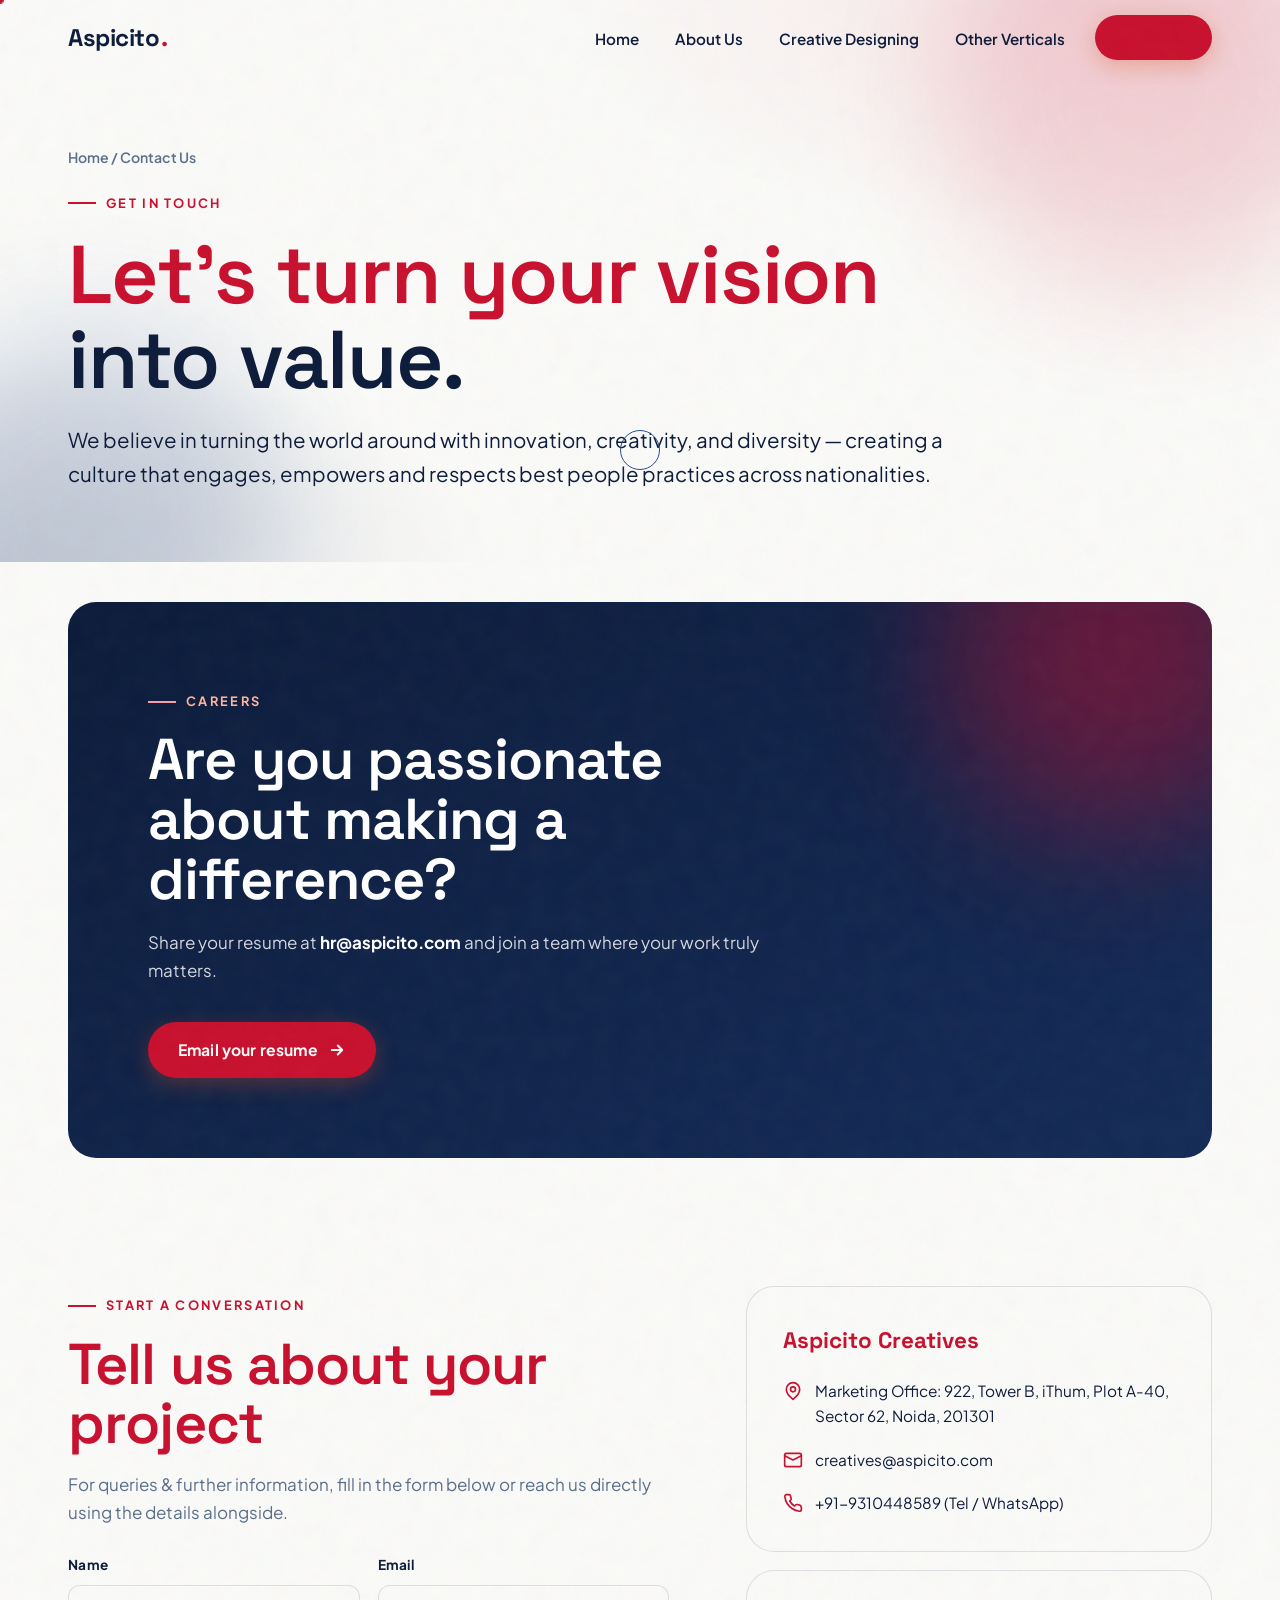
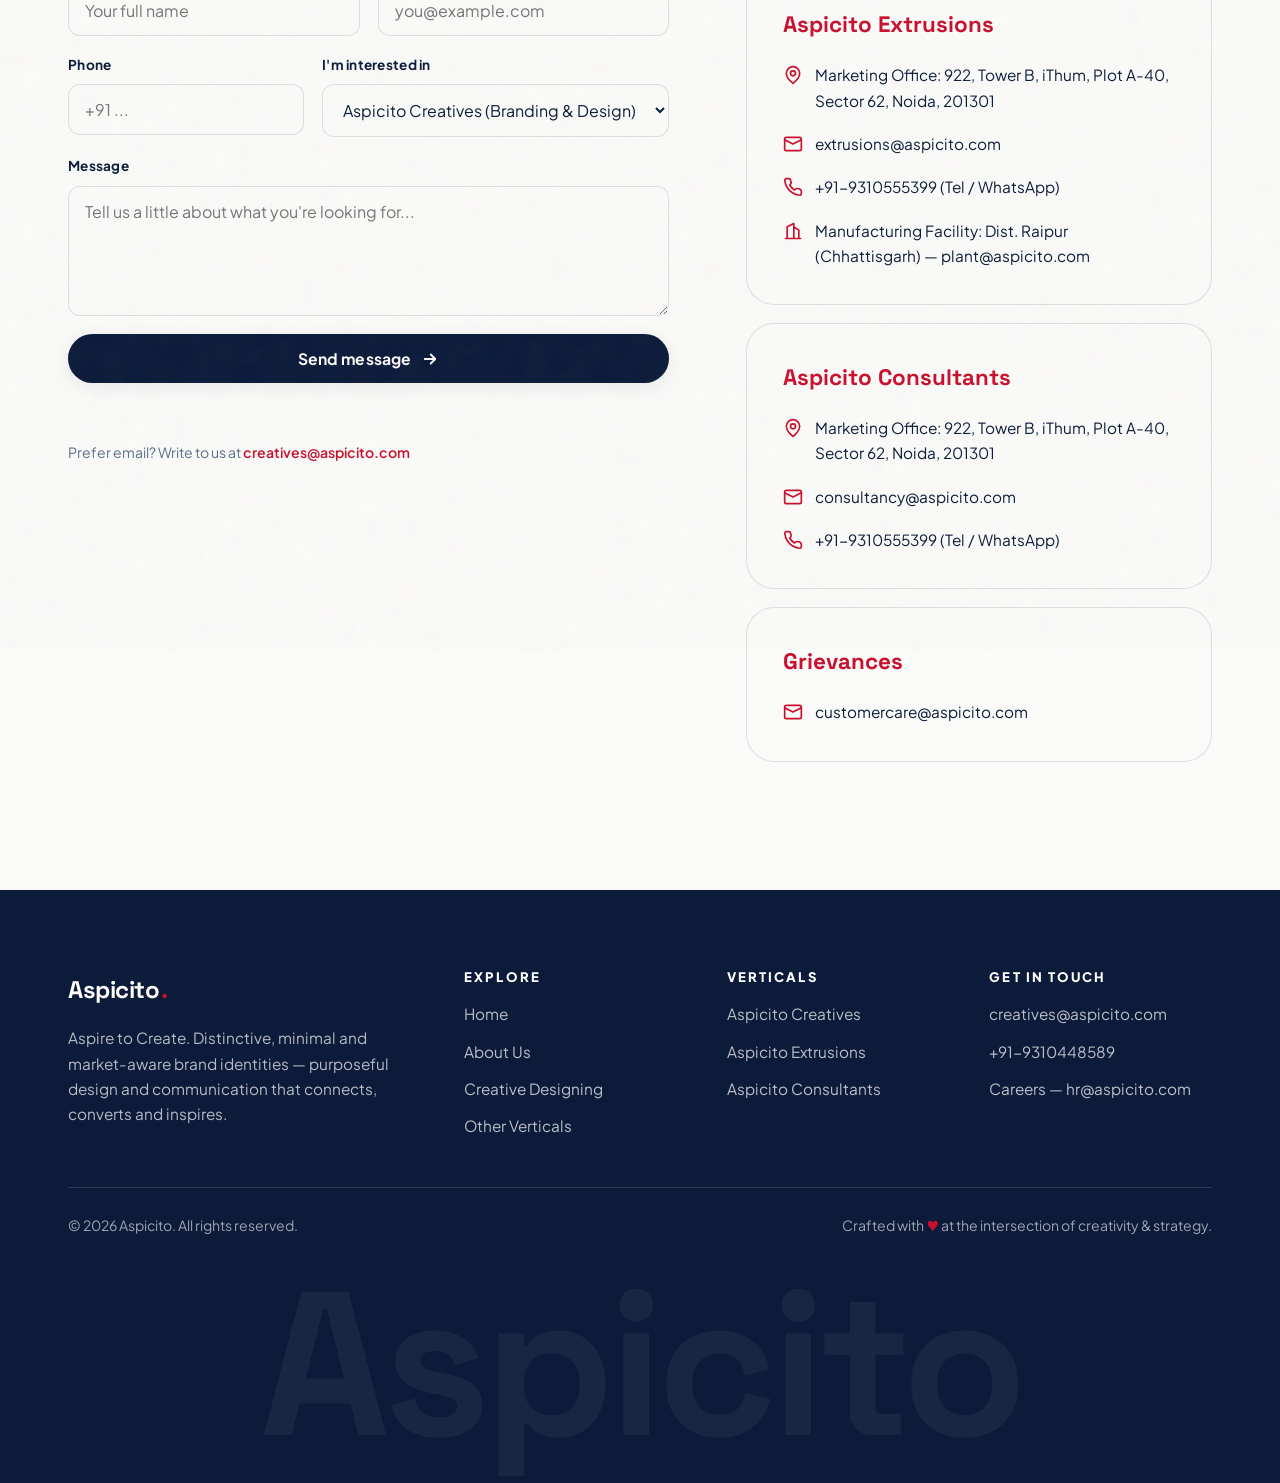
<file: contact.html>
<!DOCTYPE html>
<html lang="en">
<head>
  <meta charset="UTF-8" />
  <meta name="viewport" content="width=device-width, initial-scale=1.0" />
  <title>Contact Us — Aspicito | Creatives, Extrusions & Consultants</title>
  <meta name="description" content="Reach Aspicito Creatives, Extrusions and Consultants. Marketing office in Noida. Email, WhatsApp and careers — share your resume at hr@aspicito.com." />
  <link rel="preconnect" href="https://fonts.googleapis.com" />
  <link rel="preconnect" href="https://fonts.gstatic.com" crossorigin />
  <link href="https://fonts.googleapis.com/css2?family=Plus+Jakarta+Sans:ital,wght@0,400;0,500;0,600;0,700;0,800;1,400&family=Space+Grotesk:wght@500;600;700&display=swap" rel="stylesheet" />
  <link href="https://api.fontshare.com/v2/css?f[]=clash-display@500,600,700&display=swap" rel="stylesheet" />
  <link rel="stylesheet" href="css/style.css" />
</head>
<body>

  <!-- Preloader -->
  <div class="preloader" id="preloader">
    <div class="pre-inner">
      <div class="pre-word" id="preWord">
        <span>A</span><span>s</span><span>p</span><span>i</span><span>c</span><span>i</span><span>t</span><span>o</span><span class="dot">.</span>
      </div>
      <div class="pre-bar"></div>
      <p class="pre-tag">Let's Connect</p>
    </div>
  </div>

  <div class="grain" aria-hidden="true"></div>
  <div class="scroll-progress"></div>

  <header class="header">
    <nav class="nav">
      <a href="index.html" class="brand">Aspicito<span class="dot">.</span></a>
      <ul class="nav-links">
        <li><a href="index.html">Home</a></li>
        <li><a href="about.html">About Us</a></li>
        <li><a href="creative-designing.html">Creative Designing</a></li>
        <li><a href="other-verticals.html">Other Verticals</a></li>
        <li><a href="contact.html" class="btn btn-secondary nav-cta active">Contact Us</a></li>
      </ul>
      <button class="burger" aria-label="Toggle menu" aria-expanded="false"><span></span><span></span><span></span></button>
    </nav>
  </header>

  <main>
    <!-- ═══════════════ PAGE HERO ═══════════════ -->
    <section class="page-hero">
      <div class="hero-bg"></div>
      <span class="blob b1"></span>
      <span class="blob b2"></span>
      <div class="container">
        <p class="crumb reveal"><a href="index.html">Home</a> / Contact Us</p>
        <span class="eyebrow reveal">Get in touch</span>
        <h1 class="reveal" data-delay="1">Let's turn your vision <span class="ink">into value.</span></h1>
        <p class="lead reveal" data-delay="2">We believe in turning the world around with innovation, creativity, and diversity — creating a culture that engages, empowers and respects best people practices across nationalities.</p>
      </div>
    </section>

    <!-- ═══════════════ CAREERS BANNER ═══════════════ -->
    <section class="section-pad" style="padding-top:clamp(20px,4vw,40px);padding-bottom:0">
      <div class="container">
        <div class="cta reveal" style="text-align:left">
          <div class="cta-orb cta-orb-1" aria-hidden="true"></div>
          <span class="eyebrow" style="color:#ffb499">Careers</span>
          <h2 style="max-width:18ch">Are you passionate about making a difference?</h2>
          <p style="margin-inline:0">Share your resume at <strong style="color:#fff">hr@aspicito.com</strong> and join a team where your work truly matters.</p>
          <div class="hero-actions" style="justify-content:flex-start">
            <a href="mailto:hr@aspicito.com" class="btn btn-secondary" data-magnetic="0.35">Email your resume
              <svg width="18" height="18" viewBox="0 0 24 24" fill="none" stroke="currentColor" stroke-width="2.5" stroke-linecap="round" stroke-linejoin="round"><path d="M5 12h14M13 6l6 6-6 6"/></svg>
            </a>
          </div>
        </div>
      </div>
    </section>

    <!-- ═══════════════ FORM + DETAILS ═══════════════ -->
    <section class="section-pad">
      <div class="container">
        <div class="split" style="align-items:start">
          <div class="reveal">
            <span class="eyebrow">Start a conversation</span>
            <h2>Tell us about your project</h2>
            <p style="margin:16px 0 28px;color:var(--muted)">For queries &amp; further information, fill in the form below or reach us directly using the details alongside.</p>
            <form id="contactForm" class="form-grid" novalidate>
              <div class="grid grid-2" style="gap:18px">
                <div class="field">
                  <label for="name">Name</label>
                  <input id="name" name="name" type="text" placeholder="Your full name" required />
                </div>
                <div class="field">
                  <label for="email">Email</label>
                  <input id="email" name="email" type="email" placeholder="you@example.com" required />
                </div>
              </div>
              <div class="grid grid-2" style="gap:18px">
                <div class="field">
                  <label for="phone">Phone</label>
                  <input id="phone" name="phone" type="tel" placeholder="+91 ..." />
                </div>
                <div class="field">
                  <label for="vertical">I'm interested in</label>
                  <select id="vertical" name="vertical">
                    <option>Aspicito Creatives (Branding &amp; Design)</option>
                    <option>Aspicito Extrusions (Aluminium)</option>
                    <option>Aspicito Consultants (Business)</option>
                    <option>Careers</option>
                  </select>
                </div>
              </div>
              <div class="field">
                <label for="message">Message</label>
                <textarea id="message" name="message" placeholder="Tell us a little about what you're looking for..." required></textarea>
              </div>
              <button type="submit" class="btn btn-primary" style="justify-content:center" data-magnetic="0.2">
                Send message
                <svg width="18" height="18" viewBox="0 0 24 24" fill="none" stroke="currentColor" stroke-width="2.5" stroke-linecap="round" stroke-linejoin="round"><path d="M5 12h14M13 6l6 6-6 6"/></svg>
              </button>
              <p class="form-status" role="status" aria-live="polite"></p>
              <p class="form-note">Prefer email? Write to us at <a href="mailto:creatives@aspicito.com" style="color:var(--secondary);font-weight:600">creatives@aspicito.com</a></p>
            </form>
          </div>

          <div class="grid" style="gap:18px">
            <div class="contact-card reveal" data-tilt>
              <div class="cc-name">Aspicito Creatives</div>
              <div class="cc-row"><svg viewBox="0 0 24 24" fill="none" stroke="currentColor" stroke-width="2" stroke-linecap="round" stroke-linejoin="round"><path d="M20 10c0 6-8 12-8 12s-8-6-8-12a8 8 0 0 1 16 0Z"/><circle cx="12" cy="10" r="3"/></svg><span>Marketing Office: 922, Tower B, iThum, Plot A-40, Sector 62, Noida, 201301</span></div>
              <div class="cc-row"><svg viewBox="0 0 24 24" fill="none" stroke="currentColor" stroke-width="2" stroke-linecap="round" stroke-linejoin="round"><rect x="2" y="4" width="20" height="16" rx="2"/><path d="m22 7-10 5L2 7"/></svg><a href="mailto:creatives@aspicito.com">creatives@aspicito.com</a></div>
              <div class="cc-row"><svg viewBox="0 0 24 24" fill="none" stroke="currentColor" stroke-width="2" stroke-linecap="round" stroke-linejoin="round"><path d="M22 16.9v3a2 2 0 0 1-2.2 2 19.8 19.8 0 0 1-8.6-3 19.5 19.5 0 0 1-6-6 19.8 19.8 0 0 1-3-8.6A2 2 0 0 1 4.1 2h3a2 2 0 0 1 2 1.7c.1.9.3 1.8.6 2.6a2 2 0 0 1-.5 2.1L8 9.6a16 16 0 0 0 6 6l1.2-1.2a2 2 0 0 1 2.1-.5c.8.3 1.7.5 2.6.6a2 2 0 0 1 1.7 2Z"/></svg><a href="tel:+919310448589">+91-9310448589 (Tel / WhatsApp)</a></div>
            </div>

            <div class="contact-card reveal" data-delay="1" data-tilt>
              <div class="cc-name">Aspicito Extrusions</div>
              <div class="cc-row"><svg viewBox="0 0 24 24" fill="none" stroke="currentColor" stroke-width="2" stroke-linecap="round" stroke-linejoin="round"><path d="M20 10c0 6-8 12-8 12s-8-6-8-12a8 8 0 0 1 16 0Z"/><circle cx="12" cy="10" r="3"/></svg><span>Marketing Office: 922, Tower B, iThum, Plot A-40, Sector 62, Noida, 201301</span></div>
              <div class="cc-row"><svg viewBox="0 0 24 24" fill="none" stroke="currentColor" stroke-width="2" stroke-linecap="round" stroke-linejoin="round"><rect x="2" y="4" width="20" height="16" rx="2"/><path d="m22 7-10 5L2 7"/></svg><a href="mailto:extrusions@aspicito.com">extrusions@aspicito.com</a></div>
              <div class="cc-row"><svg viewBox="0 0 24 24" fill="none" stroke="currentColor" stroke-width="2" stroke-linecap="round" stroke-linejoin="round"><path d="M22 16.9v3a2 2 0 0 1-2.2 2 19.8 19.8 0 0 1-8.6-3 19.5 19.5 0 0 1-6-6 19.8 19.8 0 0 1-3-8.6A2 2 0 0 1 4.1 2h3a2 2 0 0 1 2 1.7c.1.9.3 1.8.6 2.6a2 2 0 0 1-.5 2.1L8 9.6a16 16 0 0 0 6 6l1.2-1.2a2 2 0 0 1 2.1-.5c.8.3 1.7.5 2.6.6a2 2 0 0 1 1.7 2Z"/></svg><a href="tel:+919310555399">+91-9310555399 (Tel / WhatsApp)</a></div>
              <div class="cc-row"><svg viewBox="0 0 24 24" fill="none" stroke="currentColor" stroke-width="2" stroke-linecap="round" stroke-linejoin="round"><path d="M3 21h18M5 21V7l8-4v18M19 21V11l-6-4"/></svg><span>Manufacturing Facility: Dist. Raipur (Chhattisgarh) — <a href="mailto:plant@aspicito.com">plant@aspicito.com</a></span></div>
            </div>

            <div class="contact-card reveal" data-delay="2" data-tilt>
              <div class="cc-name">Aspicito Consultants</div>
              <div class="cc-row"><svg viewBox="0 0 24 24" fill="none" stroke="currentColor" stroke-width="2" stroke-linecap="round" stroke-linejoin="round"><path d="M20 10c0 6-8 12-8 12s-8-6-8-12a8 8 0 0 1 16 0Z"/><circle cx="12" cy="10" r="3"/></svg><span>Marketing Office: 922, Tower B, iThum, Plot A-40, Sector 62, Noida, 201301</span></div>
              <div class="cc-row"><svg viewBox="0 0 24 24" fill="none" stroke="currentColor" stroke-width="2" stroke-linecap="round" stroke-linejoin="round"><rect x="2" y="4" width="20" height="16" rx="2"/><path d="m22 7-10 5L2 7"/></svg><a href="mailto:consultancy@aspicito.com">consultancy@aspicito.com</a></div>
              <div class="cc-row"><svg viewBox="0 0 24 24" fill="none" stroke="currentColor" stroke-width="2" stroke-linecap="round" stroke-linejoin="round"><path d="M22 16.9v3a2 2 0 0 1-2.2 2 19.8 19.8 0 0 1-8.6-3 19.5 19.5 0 0 1-6-6 19.8 19.8 0 0 1-3-8.6A2 2 0 0 1 4.1 2h3a2 2 0 0 1 2 1.7c.1.9.3 1.8.6 2.6a2 2 0 0 1-.5 2.1L8 9.6a16 16 0 0 0 6 6l1.2-1.2a2 2 0 0 1 2.1-.5c.8.3 1.7.5 2.6.6a2 2 0 0 1 1.7 2Z"/></svg><a href="tel:+919310555399">+91-9310555399 (Tel / WhatsApp)</a></div>
            </div>

            <div class="contact-card reveal" data-delay="3" data-tilt>
              <div class="cc-name">Grievances</div>
              <div class="cc-row"><svg viewBox="0 0 24 24" fill="none" stroke="currentColor" stroke-width="2" stroke-linecap="round" stroke-linejoin="round"><rect x="2" y="4" width="20" height="16" rx="2"/><path d="m22 7-10 5L2 7"/></svg><a href="mailto:customercare@aspicito.com">customercare@aspicito.com</a></div>
            </div>
          </div>
        </div>
      </div>
    </section>
  </main>

  <footer class="footer">
    <div class="container">
      <div class="footer-grid">
        <div>
          <a href="index.html" class="brand">Aspicito<span class="dot" style="color:var(--secondary)">.</span></a>
          <p>Aspire to Create. Distinctive, minimal and market-aware brand identities — purposeful design and communication that connects, converts and inspires.</p>
        </div>
        <div>
          <h5>Explore</h5>
          <div class="footer-links">
            <a href="index.html">Home</a>
            <a href="about.html">About Us</a>
            <a href="creative-designing.html">Creative Designing</a>
            <a href="other-verticals.html">Other Verticals</a>
          </div>
        </div>
        <div>
          <h5>Verticals</h5>
          <div class="footer-links">
            <a href="creative-designing.html">Aspicito Creatives</a>
            <a href="other-verticals.html">Aspicito Extrusions</a>
            <a href="other-verticals.html">Aspicito Consultants</a>
          </div>
        </div>
        <div>
          <h5>Get in touch</h5>
          <div class="footer-links">
            <a href="mailto:creatives@aspicito.com">creatives@aspicito.com</a>
            <a href="tel:+919310448589">+91-9310448589</a>
            <a href="mailto:hr@aspicito.com">Careers — hr@aspicito.com</a>
          </div>
        </div>
      </div>
      <div class="footer-bottom">
        <span>© <span data-year>2026</span> Aspicito. All rights reserved.</span>
        <span>Crafted with <span class="heart">♥</span> at the intersection of creativity &amp; strategy.</span>
      </div>
    </div>
    <div class="footer-huge" aria-hidden="true">Aspicito</div>
  </footer>

  <button class="to-top" aria-label="Back to top">
    <svg width="20" height="20" viewBox="0 0 24 24" fill="none" stroke="currentColor" stroke-width="2.5" stroke-linecap="round" stroke-linejoin="round"><path d="M12 19V5M5 12l7-7 7 7"/></svg>
  </button>

  <script src="js/main.js"></script>
</body>
</html>
</file>
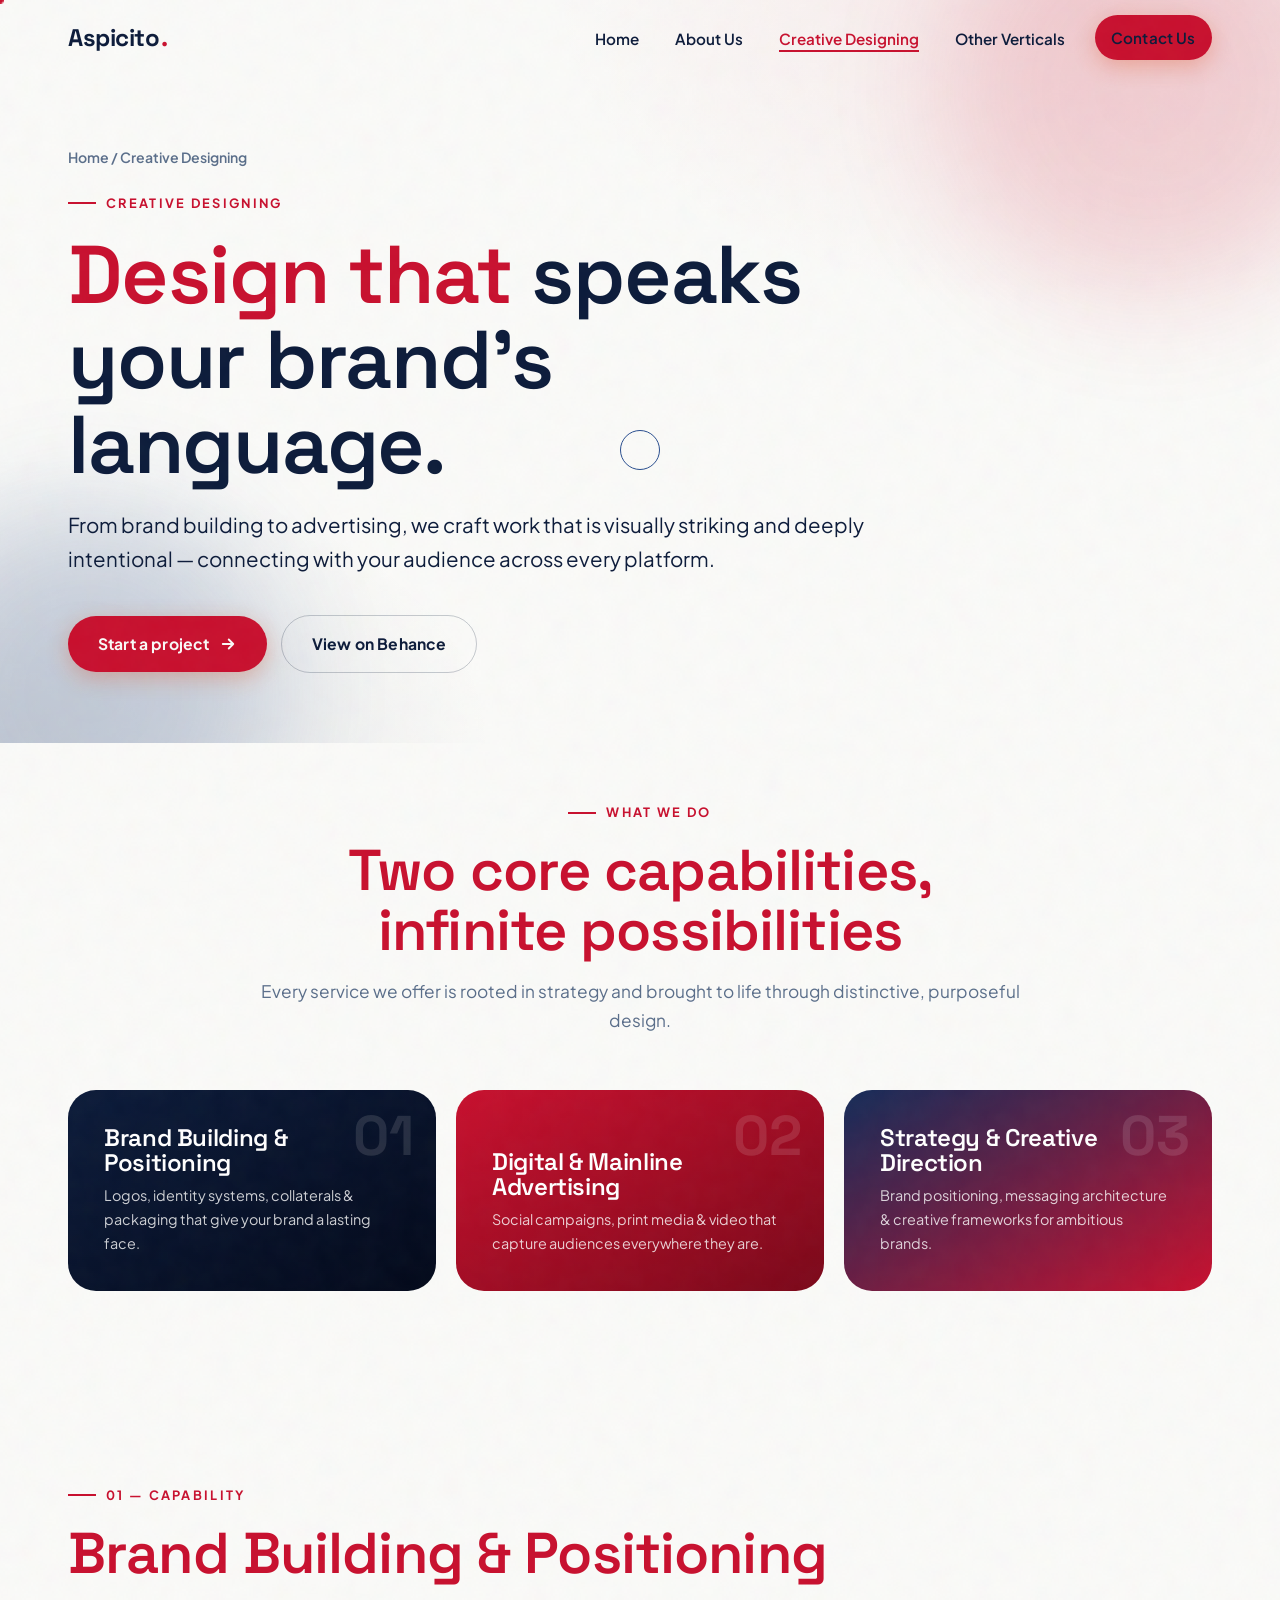
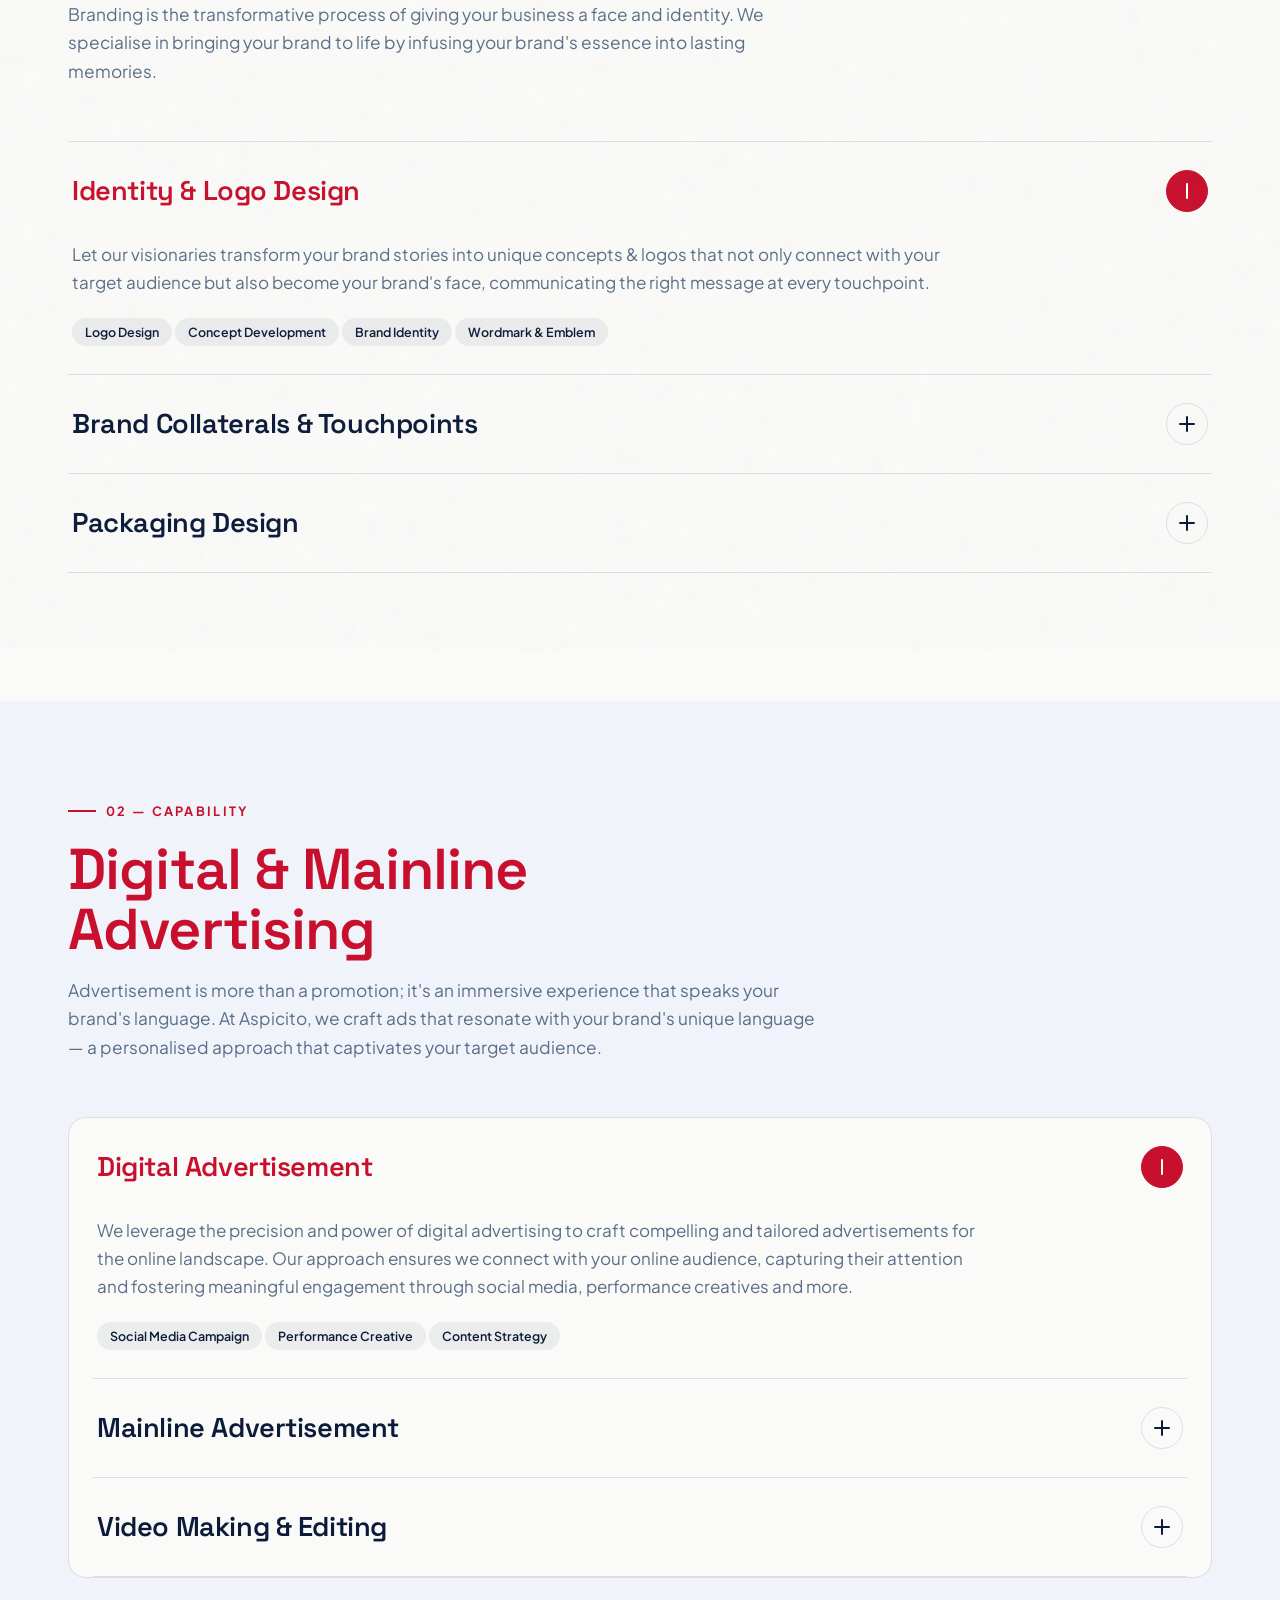
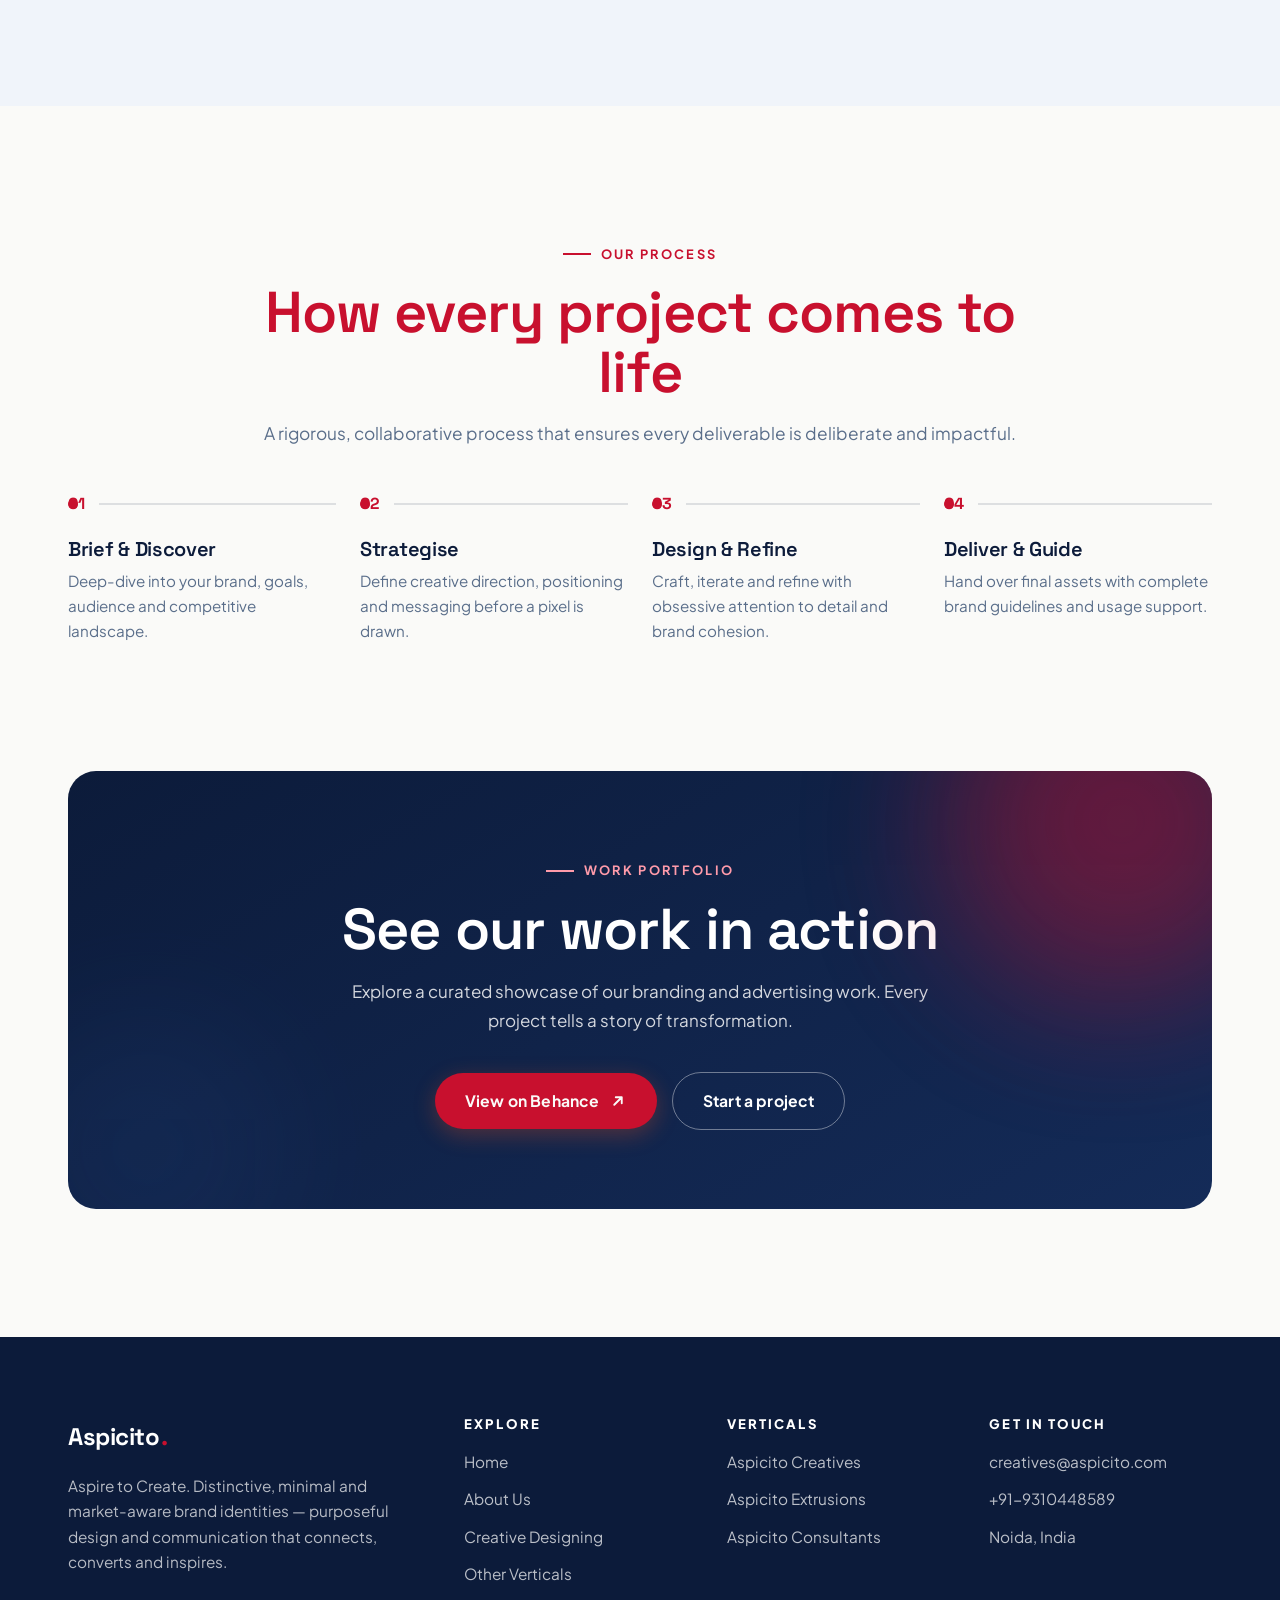
<file: creative-designing.html>
<!DOCTYPE html>
<html lang="en">
<head>
  <meta charset="UTF-8" />
  <meta name="viewport" content="width=device-width, initial-scale=1.0" />
  <title>Creative Designing — Aspicito Creatives | Branding & Advertising</title>
  <meta name="description" content="Brand Building & Positioning and Digital & Mainline Advertising — logo design, brand collaterals, packaging, social media campaigns, print & ambient media and video." />
  <link rel="preconnect" href="https://fonts.googleapis.com" />
  <link rel="preconnect" href="https://fonts.gstatic.com" crossorigin />
  <link href="https://fonts.googleapis.com/css2?family=Plus+Jakarta+Sans:ital,wght@0,400;0,500;0,600;0,700;0,800;1,400&family=Space+Grotesk:wght@500;600;700&display=swap" rel="stylesheet" />
  <link href="https://api.fontshare.com/v2/css?f[]=clash-display@500,600,700&display=swap" rel="stylesheet" />
  <link rel="stylesheet" href="css/style.css" />
</head>
<body>

  <!-- Preloader -->
  <div class="preloader" id="preloader">
    <div class="pre-inner">
      <div class="pre-word" id="preWord">
        <span>A</span><span>s</span><span>p</span><span>i</span><span>c</span><span>i</span><span>t</span><span>o</span><span class="dot">.</span>
      </div>
      <div class="pre-bar"></div>
      <p class="pre-tag">Creative Designing</p>
    </div>
  </div>

  <div class="grain" aria-hidden="true"></div>
  <div class="scroll-progress"></div>

  <header class="header">
    <nav class="nav">
      <a href="index.html" class="brand">Aspicito<span class="dot">.</span></a>
      <ul class="nav-links">
        <li><a href="index.html">Home</a></li>
        <li><a href="about.html">About Us</a></li>
        <li><a href="creative-designing.html" class="active">Creative Designing</a></li>
        <li><a href="other-verticals.html">Other Verticals</a></li>
        <li><a href="contact.html" class="btn btn-secondary nav-cta">Contact Us</a></li>
      </ul>
      <button class="burger" aria-label="Toggle menu" aria-expanded="false"><span></span><span></span><span></span></button>
    </nav>
  </header>

  <main>
    <!-- ═══════════════ PAGE HERO ═══════════════ -->
    <section class="page-hero">
      <div class="hero-bg"></div>
      <span class="blob b1"></span>
      <span class="blob b2"></span>
      <div class="container">
        <p class="crumb reveal"><a href="index.html">Home</a> / Creative Designing</p>
        <span class="eyebrow reveal">Creative Designing</span>
        <h1 class="reveal" data-delay="1">Design that <span class="ink">speaks your brand's language.</span></h1>
        <p class="lead reveal" data-delay="2">From brand building to advertising, we craft work that is visually striking and deeply intentional — connecting with your audience across every platform.</p>
        <div class="hero-actions reveal" data-delay="3">
          <a href="contact.html" class="btn btn-secondary" data-magnetic="0.35">Start a project
            <svg width="18" height="18" viewBox="0 0 24 24" fill="none" stroke="currentColor" stroke-width="2.5" stroke-linecap="round" stroke-linejoin="round"><path d="M5 12h14M13 6l6 6-6 6"/></svg>
          </a>
          <a href="https://www.behance.net/gallery/197701479/Company-Profile" target="_blank" rel="noopener" class="btn btn-ghost" data-magnetic="0.3">View on Behance</a>
        </div>
      </div>
    </section>

    <!-- ═══════════════ SERVICE VISUAL CARDS ═══════════════ -->
    <section class="section-pad" style="padding-top:clamp(24px,5vw,50px)">
      <div class="container">
        <div class="section-head center reveal">
          <span class="eyebrow">What we do</span>
          <h2>Two core capabilities, infinite possibilities</h2>
          <p>Every service we offer is rooted in strategy and brought to life through distinctive, purposeful design.</p>
        </div>
        <div class="service-visual-grid">
          <div class="sv-card sv-card-1 reveal" data-tilt>
            <span class="sv-num" aria-hidden="true">01</span>
            <h3>Brand Building &amp; Positioning</h3>
            <p>Logos, identity systems, collaterals &amp; packaging that give your brand a lasting face.</p>
          </div>
          <div class="sv-card sv-card-2 reveal" data-delay="1" data-tilt>
            <span class="sv-num" aria-hidden="true">02</span>
            <h3>Digital &amp; Mainline Advertising</h3>
            <p>Social campaigns, print media &amp; video that capture audiences everywhere they are.</p>
          </div>
          <div class="sv-card sv-card-3 reveal" data-delay="2" data-tilt>
            <span class="sv-num" aria-hidden="true">03</span>
            <h3>Strategy &amp; Creative Direction</h3>
            <p>Brand positioning, messaging architecture &amp; creative frameworks for ambitious brands.</p>
          </div>
        </div>
      </div>
    </section>

    <!-- ═══════════════ BRAND BUILDING (ACCORDION) ═══════════════ -->
    <section class="section-pad" style="padding-top:0">
      <div class="container">
        <div class="section-head reveal">
          <span class="eyebrow">01 — Capability</span>
          <h2>Brand Building &amp; Positioning</h2>
          <p>Branding is the transformative process of giving your business a face and identity. We specialise in bringing your brand to life by infusing your brand's essence into lasting memories.</p>
        </div>

        <div class="accordion reveal">
          <div class="acc-item open">
            <button class="acc-head"><h3>Identity &amp; Logo Design</h3><span class="acc-icon"></span></button>
            <div class="acc-body">
              <div class="acc-body-inner">
                Let our visionaries transform your brand stories into unique concepts &amp; logos that not only connect with your target audience but also become your brand's face, communicating the right message at every touchpoint.
                <div class="tag-row">
                  <span class="tag">Logo Design</span>
                  <span class="tag">Concept Development</span>
                  <span class="tag">Brand Identity</span>
                  <span class="tag">Wordmark &amp; Emblem</span>
                </div>
              </div>
            </div>
          </div>
          <div class="acc-item">
            <button class="acc-head"><h3>Brand Collaterals &amp; Touchpoints</h3><span class="acc-icon"></span></button>
            <div class="acc-body">
              <div class="acc-body-inner">
                We focus on designing brand materials that fluently communicate your brand's essence. These collateral pieces become the voices of your brand, articulating its message impactfully. Our dedication to excellence transforms business stationery and brand collateral into lasting symbols of your business, ensuring instant recognition and unforgettable impact.
                <div class="tag-row">
                  <span class="tag">Brand Collaterals</span>
                  <span class="tag">Stationery Design</span>
                  <span class="tag">Brand Guidelines</span>
                  <span class="tag">Touchpoints</span>
                </div>
              </div>
            </div>
          </div>
          <div class="acc-item">
            <button class="acc-head"><h3>Packaging Design</h3><span class="acc-icon"></span></button>
            <div class="acc-body">
              <div class="acc-body-inner">
                We infuse your product with a distinct personality that not only sets it apart but also casts a spell on your audience. Our packaging designs are a strategic tool for turning casual shoppers into loyal customers — creating an interactive connection between your product and potential buyers.
                <div class="tag-row">
                  <span class="tag">Packaging Design</span>
                  <span class="tag">Product Graphics</span>
                  <span class="tag">Label Design</span>
                </div>
              </div>
            </div>
          </div>
        </div>
      </div>
    </section>

    <!-- ═══════════════ DIGITAL & MAINLINE (ACCORDION) ═══════════════ -->
    <section class="section-pad why" style="padding-top:clamp(48px,8vw,90px)">
      <div class="container">
        <div class="section-head reveal">
          <span class="eyebrow">02 — Capability</span>
          <h2>Digital &amp; Mainline Advertising</h2>
          <p>Advertisement is more than a promotion; it's an immersive experience that speaks your brand's language. At Aspicito, we craft ads that resonate with your brand's unique language — a personalised approach that captivates your target audience.</p>
        </div>

        <div class="accordion reveal" style="background:var(--white);border-radius:var(--radius);padding:0 24px;border:1px solid var(--line)">
          <div class="acc-item open">
            <button class="acc-head"><h3>Digital Advertisement</h3><span class="acc-icon"></span></button>
            <div class="acc-body">
              <div class="acc-body-inner">
                We leverage the precision and power of digital advertising to craft compelling and tailored advertisements for the online landscape. Our approach ensures we connect with your online audience, capturing their attention and fostering meaningful engagement through social media, performance creatives and more.
                <div class="tag-row">
                  <span class="tag">Social Media Campaign</span>
                  <span class="tag">Performance Creative</span>
                  <span class="tag">Content Strategy</span>
                </div>
              </div>
            </div>
          </div>
          <div class="acc-item">
            <button class="acc-head"><h3>Mainline Advertisement</h3><span class="acc-icon"></span></button>
            <div class="acc-body">
              <div class="acc-body-inner">
                We specialise in combining the power of traditional advertising with modern digital techniques to expand your brand's presence. Our mainline advertisements — ranging from print to outdoor media — captivate audiences on the streets and within varied publications, creating a meaningful and enduring impact.
                <div class="tag-row">
                  <span class="tag">Print &amp; Ambient Media</span>
                  <span class="tag">Catalogue &amp; Brochure</span>
                  <span class="tag">Hoardings &amp; OOH</span>
                </div>
              </div>
            </div>
          </div>
          <div class="acc-item">
            <button class="acc-head"><h3>Video Making &amp; Editing</h3><span class="acc-icon"></span></button>
            <div class="acc-body">
              <div class="acc-body-inner">
                From concept to final cut, we produce and edit video content that brings your brand's story to life and engages audiences across digital and mainline channels — from reels and brand films to product showcases.
                <div class="tag-row">
                  <span class="tag">Brand Films</span>
                  <span class="tag">Reels &amp; Short-form</span>
                  <span class="tag">Video Editing</span>
                </div>
              </div>
            </div>
          </div>
        </div>
      </div>
    </section>

    <!-- ═══════════════ PROCESS ═══════════════ -->
    <section class="section-pad">
      <div class="container">
        <div class="section-head center reveal">
          <span class="eyebrow">Our process</span>
          <h2>How every project comes to life</h2>
          <p>A rigorous, collaborative process that ensures every deliverable is deliberate and impactful.</p>
        </div>
        <div class="process">
          <div class="step reveal">
            <h3>Brief &amp; Discover</h3>
            <p>Deep-dive into your brand, goals, audience and competitive landscape.</p>
          </div>
          <div class="step reveal" data-delay="1">
            <h3>Strategise</h3>
            <p>Define creative direction, positioning and messaging before a pixel is drawn.</p>
          </div>
          <div class="step reveal" data-delay="2">
            <h3>Design &amp; Refine</h3>
            <p>Craft, iterate and refine with obsessive attention to detail and brand cohesion.</p>
          </div>
          <div class="step reveal" data-delay="3">
            <h3>Deliver &amp; Guide</h3>
            <p>Hand over final assets with complete brand guidelines and usage support.</p>
          </div>
        </div>
      </div>
    </section>

    <!-- ═══════════════ PORTFOLIO CTA ═══════════════ -->
    <section class="section-pad" style="padding-top:0">
      <div class="container">
        <div class="cta reveal">
          <div class="cta-orb cta-orb-1" aria-hidden="true"></div>
          <div class="cta-orb cta-orb-2" aria-hidden="true"></div>
          <span class="eyebrow">Work portfolio</span>
          <h2>See our work in action</h2>
          <p>Explore a curated showcase of our branding and advertising work. Every project tells a story of transformation.</p>
          <div class="hero-actions">
            <a href="https://www.behance.net/gallery/197701479/Company-Profile" target="_blank" rel="noopener" class="btn btn-secondary" data-magnetic="0.35">
              View on Behance
              <svg width="18" height="18" viewBox="0 0 24 24" fill="none" stroke="currentColor" stroke-width="2.5" stroke-linecap="round" stroke-linejoin="round"><path d="M7 17 17 7M9 7h8v8"/></svg>
            </a>
            <a href="contact.html" class="btn btn-ghost" style="color:#fff;border-color:rgba(255,255,255,.4)">Start a project</a>
          </div>
        </div>
      </div>
    </section>
  </main>

  <footer class="footer">
    <div class="container">
      <div class="footer-grid">
        <div>
          <a href="index.html" class="brand">Aspicito<span class="dot" style="color:var(--secondary)">.</span></a>
          <p>Aspire to Create. Distinctive, minimal and market-aware brand identities — purposeful design and communication that connects, converts and inspires.</p>
        </div>
        <div>
          <h5>Explore</h5>
          <div class="footer-links">
            <a href="index.html">Home</a>
            <a href="about.html">About Us</a>
            <a href="creative-designing.html">Creative Designing</a>
            <a href="other-verticals.html">Other Verticals</a>
          </div>
        </div>
        <div>
          <h5>Verticals</h5>
          <div class="footer-links">
            <a href="creative-designing.html">Aspicito Creatives</a>
            <a href="other-verticals.html">Aspicito Extrusions</a>
            <a href="other-verticals.html">Aspicito Consultants</a>
          </div>
        </div>
        <div>
          <h5>Get in touch</h5>
          <div class="footer-links">
            <a href="mailto:creatives@aspicito.com">creatives@aspicito.com</a>
            <a href="tel:+919310448589">+91-9310448589</a>
            <a href="contact.html">Noida, India</a>
          </div>
        </div>
      </div>
      <div class="footer-bottom">
        <span>© <span data-year>2026</span> Aspicito. All rights reserved.</span>
        <span>Crafted with <span class="heart">♥</span> at the intersection of creativity &amp; strategy.</span>
      </div>
    </div>
    <div class="footer-huge" aria-hidden="true">Aspicito</div>
  </footer>

  <button class="to-top" aria-label="Back to top">
    <svg width="20" height="20" viewBox="0 0 24 24" fill="none" stroke="currentColor" stroke-width="2.5" stroke-linecap="round" stroke-linejoin="round"><path d="M12 19V5M5 12l7-7 7 7"/></svg>
  </button>

  <script src="js/main.js"></script>
</body>
</html>
</file>
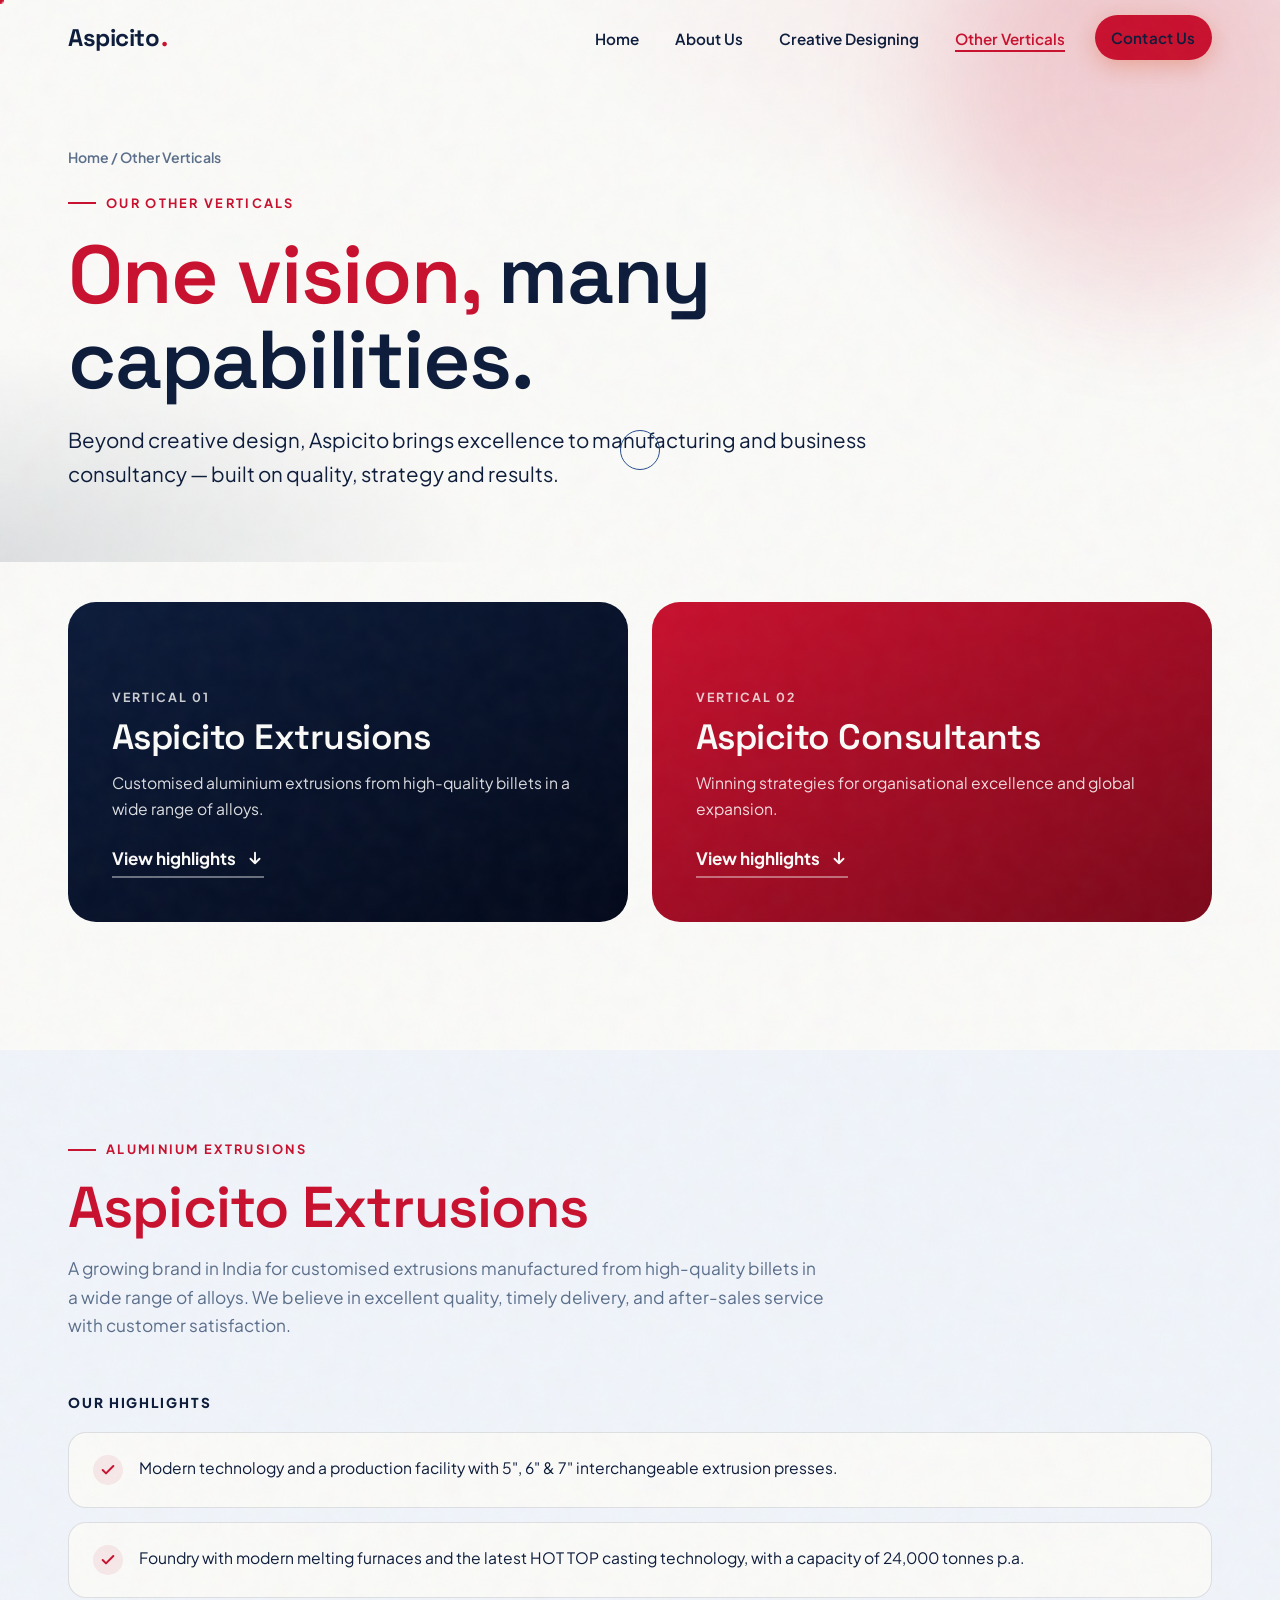
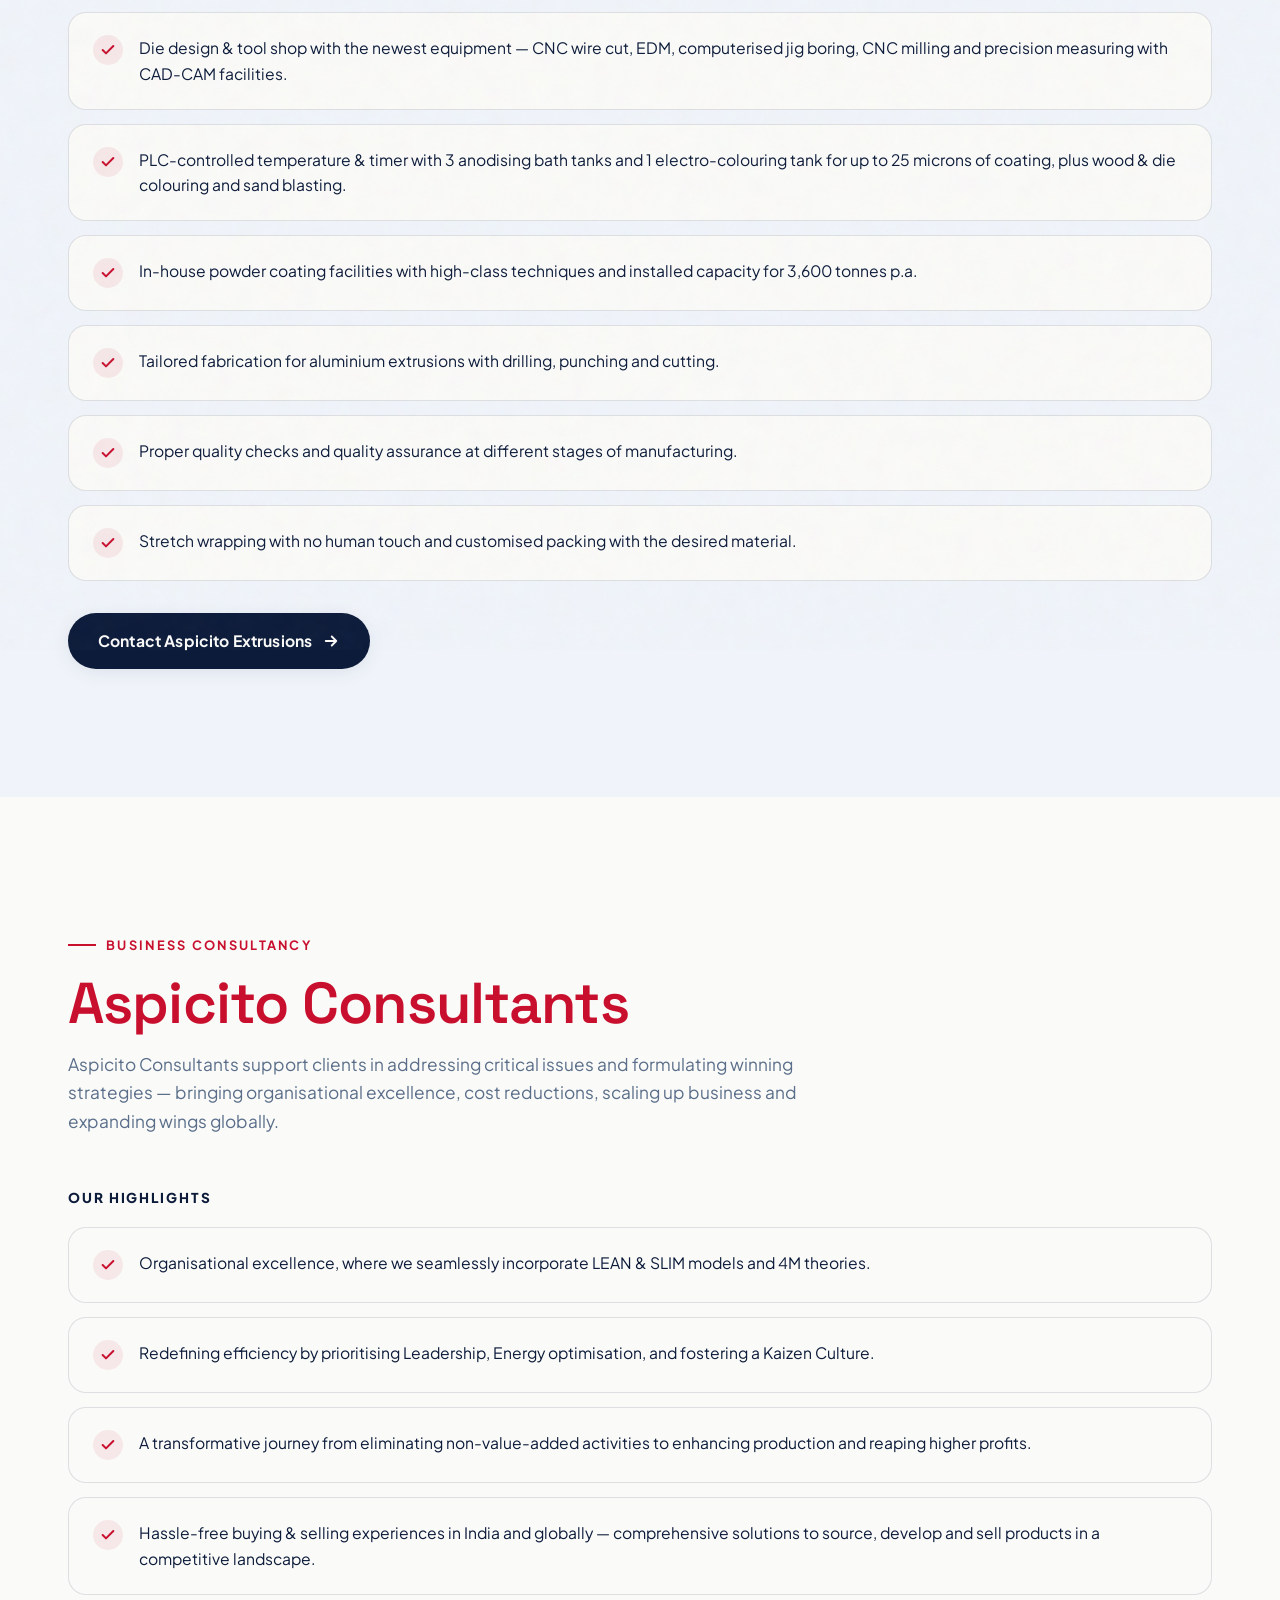
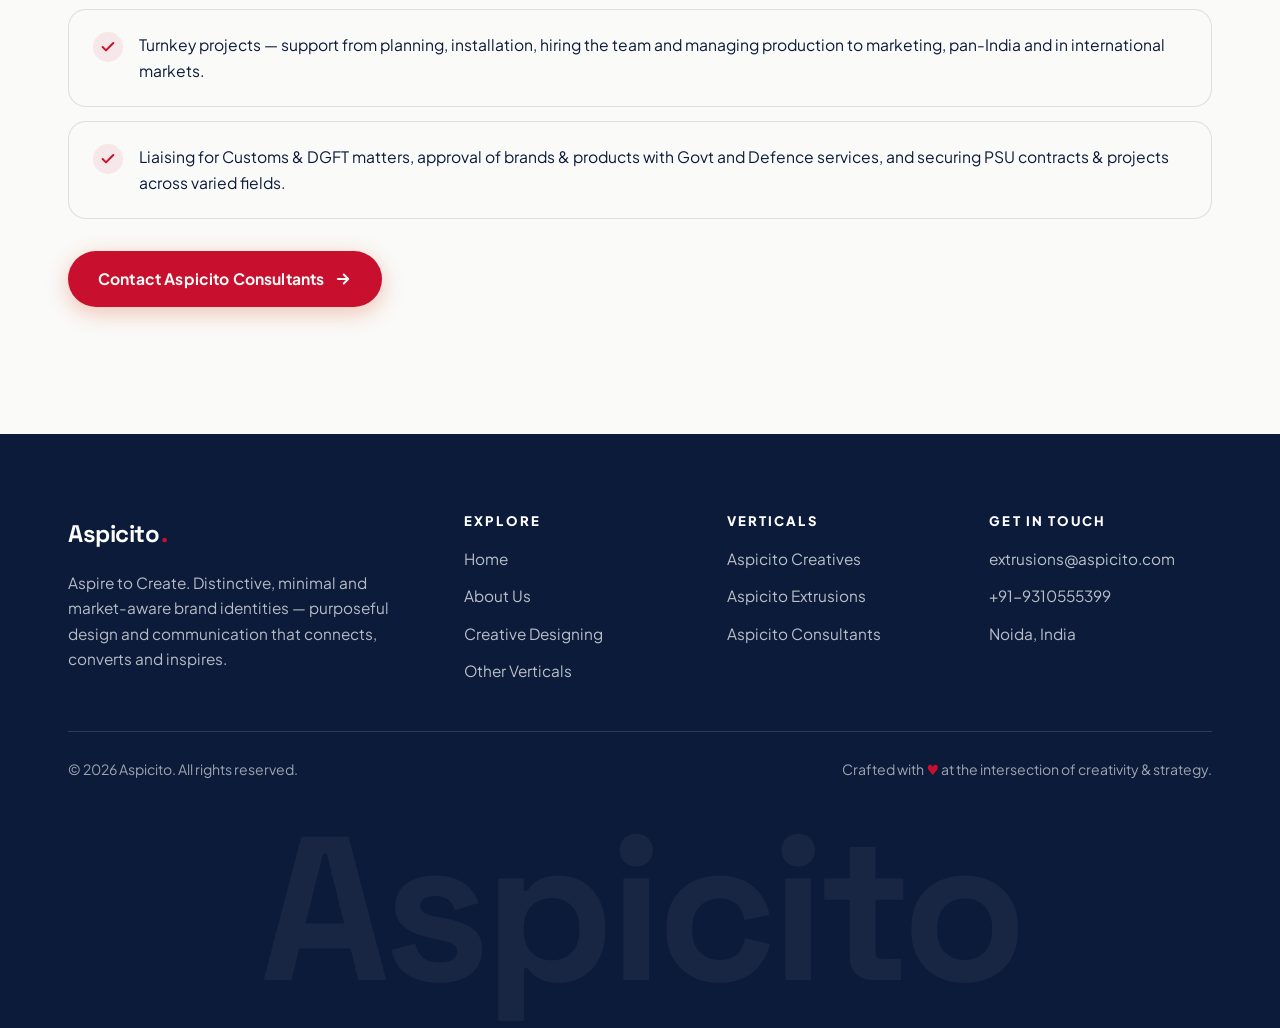
<file: other-verticals.html>
<!DOCTYPE html>
<html lang="en">
<head>
  <meta charset="UTF-8" />
  <meta name="viewport" content="width=device-width, initial-scale=1.0" />
  <title>Other Verticals — Aspicito Extrusions & Consultants</title>
  <meta name="description" content="Aspicito Extrusions — customised aluminium extrusions from high-quality billets. Aspicito Consultants — winning strategies for organisational excellence and global growth." />
  <link rel="preconnect" href="https://fonts.googleapis.com" />
  <link rel="preconnect" href="https://fonts.gstatic.com" crossorigin />
  <link href="https://fonts.googleapis.com/css2?family=Plus+Jakarta+Sans:ital,wght@0,400;0,500;0,600;0,700;0,800;1,400&family=Space+Grotesk:wght@500;600;700&display=swap" rel="stylesheet" />
  <link href="https://api.fontshare.com/v2/css?f[]=clash-display@500,600,700&display=swap" rel="stylesheet" />
  <link rel="stylesheet" href="css/style.css" />
</head>
<body>
  <!-- Preloader -->
  <div class="preloader" id="preloader">
    <div class="pre-inner">
      <div class="pre-word" id="preWord">
        <span>A</span><span>s</span><span>p</span><span>i</span><span>c</span><span>i</span><span>t</span><span>o</span><span class="dot">.</span>
      </div>
      <div class="pre-bar"></div>
      <p class="pre-tag">Other Verticals</p>
    </div>
  </div>

  <div class="grain" aria-hidden="true"></div>
  <div class="scroll-progress"></div>

  <header class="header">
    <nav class="nav">
      <a href="index.html" class="brand">Aspicito<span class="dot">.</span></a>
      <ul class="nav-links">
        <li><a href="index.html">Home</a></li>
        <li><a href="about.html">About Us</a></li>
        <li><a href="creative-designing.html">Creative Designing</a></li>
        <li><a href="other-verticals.html" class="active">Other Verticals</a></li>
        <li><a href="contact.html" class="btn btn-secondary nav-cta">Contact Us</a></li>
      </ul>
      <button class="burger" aria-label="Toggle menu" aria-expanded="false"><span></span><span></span><span></span></button>
    </nav>
  </header>

  <main>
    <section class="page-hero">
      <div class="hero-bg"></div>
      <span class="blob b1"></span>
      <div class="container">
        <p class="crumb reveal"><a href="index.html">Home</a> / Other Verticals</p>
        <span class="eyebrow reveal">Our Other Verticals</span>
        <h1 class="reveal" data-delay="1">One vision, <span class="ink">many capabilities.</span></h1>
        <p class="lead reveal" data-delay="2">Beyond creative design, Aspicito brings excellence to manufacturing and business consultancy — built on quality, strategy and results.</p>
      </div>
    </section>

    <!-- Vertical nav cards -->
    <section class="section-pad" style="padding-top:clamp(20px,4vw,40px)">
      <div class="container">
        <div class="grid grid-2">
          <article class="vertical-card vc-purple reveal">
            <span class="vc-tag">Vertical 01</span>
            <h3>Aspicito Extrusions</h3>
            <p>Customised aluminium extrusions from high-quality billets in a wide range of alloys.</p>
            <a href="#extrusions" class="vc-link">View highlights
              <svg width="18" height="18" viewBox="0 0 24 24" fill="none" stroke="currentColor" stroke-width="2.5" stroke-linecap="round" stroke-linejoin="round"><path d="M12 5v14M6 13l6 6 6-6"/></svg>
            </a>
          </article>
          <article class="vertical-card vc-orange reveal" data-delay="1">
            <span class="vc-tag">Vertical 02</span>
            <h3>Aspicito Consultants</h3>
            <p>Winning strategies for organisational excellence and global expansion.</p>
            <a href="#consultants" class="vc-link">View highlights
              <svg width="18" height="18" viewBox="0 0 24 24" fill="none" stroke="currentColor" stroke-width="2.5" stroke-linecap="round" stroke-linejoin="round"><path d="M12 5v14M6 13l6 6 6-6"/></svg>
            </a>
          </article>
        </div>
      </div>
    </section>

    <!-- Extrusions -->
    <section id="extrusions" class="section-pad why" style="padding-top:clamp(40px,7vw,80px)">
      <div class="container">
        <div class="section-head reveal">
          <span class="eyebrow">Aluminium Extrusions</span>
          <h2>Aspicito Extrusions</h2>
          <p>A growing brand in India for customised extrusions manufactured from high-quality billets in a wide range of alloys. We believe in excellent quality, timely delivery, and after-sales service with customer satisfaction.</p>
        </div>
        <h3 style="color:var(--primary);margin-bottom:22px;font-family:var(--font-body);font-weight:800;letter-spacing:.14em;text-transform:uppercase;font-size:.85rem" class="reveal">Our Highlights</h3>
        <div class="hl-list">
          <div class="hl-item reveal"><span class="check"><svg width="16" height="16" viewBox="0 0 24 24" fill="none" stroke="currentColor" stroke-width="3" stroke-linecap="round" stroke-linejoin="round"><path d="M20 6 9 17l-5-5"/></svg></span><p>Modern technology and a production facility with 5", 6" &amp; 7" interchangeable extrusion presses.</p></div>
          <div class="hl-item reveal"><span class="check"><svg width="16" height="16" viewBox="0 0 24 24" fill="none" stroke="currentColor" stroke-width="3" stroke-linecap="round" stroke-linejoin="round"><path d="M20 6 9 17l-5-5"/></svg></span><p>Foundry with modern melting furnaces and the latest HOT TOP casting technology, with a capacity of 24,000 tonnes p.a.</p></div>
          <div class="hl-item reveal"><span class="check"><svg width="16" height="16" viewBox="0 0 24 24" fill="none" stroke="currentColor" stroke-width="3" stroke-linecap="round" stroke-linejoin="round"><path d="M20 6 9 17l-5-5"/></svg></span><p>Die design &amp; tool shop with the newest equipment — CNC wire cut, EDM, computerised jig boring, CNC milling and precision measuring with CAD-CAM facilities.</p></div>
          <div class="hl-item reveal"><span class="check"><svg width="16" height="16" viewBox="0 0 24 24" fill="none" stroke="currentColor" stroke-width="3" stroke-linecap="round" stroke-linejoin="round"><path d="M20 6 9 17l-5-5"/></svg></span><p>PLC-controlled temperature &amp; timer with 3 anodising bath tanks and 1 electro-colouring tank for up to 25 microns of coating, plus wood &amp; die colouring and sand blasting.</p></div>
          <div class="hl-item reveal"><span class="check"><svg width="16" height="16" viewBox="0 0 24 24" fill="none" stroke="currentColor" stroke-width="3" stroke-linecap="round" stroke-linejoin="round"><path d="M20 6 9 17l-5-5"/></svg></span><p>In-house powder coating facilities with high-class techniques and installed capacity for 3,600 tonnes p.a.</p></div>
          <div class="hl-item reveal"><span class="check"><svg width="16" height="16" viewBox="0 0 24 24" fill="none" stroke="currentColor" stroke-width="3" stroke-linecap="round" stroke-linejoin="round"><path d="M20 6 9 17l-5-5"/></svg></span><p>Tailored fabrication for aluminium extrusions with drilling, punching and cutting.</p></div>
          <div class="hl-item reveal"><span class="check"><svg width="16" height="16" viewBox="0 0 24 24" fill="none" stroke="currentColor" stroke-width="3" stroke-linecap="round" stroke-linejoin="round"><path d="M20 6 9 17l-5-5"/></svg></span><p>Proper quality checks and quality assurance at different stages of manufacturing.</p></div>
          <div class="hl-item reveal"><span class="check"><svg width="16" height="16" viewBox="0 0 24 24" fill="none" stroke="currentColor" stroke-width="3" stroke-linecap="round" stroke-linejoin="round"><path d="M20 6 9 17l-5-5"/></svg></span><p>Stretch wrapping with no human touch and customised packing with the desired material.</p></div>
        </div>
        <div class="reveal" style="margin-top:32px;">
          <a href="contact.html" class="btn btn-primary">Contact Aspicito Extrusions
            <svg width="18" height="18" viewBox="0 0 24 24" fill="none" stroke="currentColor" stroke-width="2.5" stroke-linecap="round" stroke-linejoin="round"><path d="M5 12h14M13 6l6 6-6 6"/></svg>
          </a>
        </div>
      </div>
    </section>

    <!-- Consultants -->
    <section id="consultants" class="section-pad">
      <div class="container">
        <div class="section-head reveal">
          <span class="eyebrow">Business Consultancy</span>
          <h2>Aspicito Consultants</h2>
          <p>Aspicito Consultants support clients in addressing critical issues and formulating winning strategies — bringing organisational excellence, cost reductions, scaling up business and expanding wings globally.</p>
        </div>
        <h3 style="color:var(--primary);margin-bottom:22px;font-family:var(--font-body);font-weight:800;letter-spacing:.14em;text-transform:uppercase;font-size:.85rem" class="reveal">Our Highlights</h3>
        <div class="hl-list">
          <div class="hl-item reveal"><span class="check"><svg width="16" height="16" viewBox="0 0 24 24" fill="none" stroke="currentColor" stroke-width="3" stroke-linecap="round" stroke-linejoin="round"><path d="M20 6 9 17l-5-5"/></svg></span><p>Organisational excellence, where we seamlessly incorporate LEAN &amp; SLIM models and 4M theories.</p></div>
          <div class="hl-item reveal"><span class="check"><svg width="16" height="16" viewBox="0 0 24 24" fill="none" stroke="currentColor" stroke-width="3" stroke-linecap="round" stroke-linejoin="round"><path d="M20 6 9 17l-5-5"/></svg></span><p>Redefining efficiency by prioritising Leadership, Energy optimisation, and fostering a Kaizen Culture.</p></div>
          <div class="hl-item reveal"><span class="check"><svg width="16" height="16" viewBox="0 0 24 24" fill="none" stroke="currentColor" stroke-width="3" stroke-linecap="round" stroke-linejoin="round"><path d="M20 6 9 17l-5-5"/></svg></span><p>A transformative journey from eliminating non-value-added activities to enhancing production and reaping higher profits.</p></div>
          <div class="hl-item reveal"><span class="check"><svg width="16" height="16" viewBox="0 0 24 24" fill="none" stroke="currentColor" stroke-width="3" stroke-linecap="round" stroke-linejoin="round"><path d="M20 6 9 17l-5-5"/></svg></span><p>Hassle-free buying &amp; selling experiences in India and globally — comprehensive solutions to source, develop and sell products in a competitive landscape.</p></div>
          <div class="hl-item reveal"><span class="check"><svg width="16" height="16" viewBox="0 0 24 24" fill="none" stroke="currentColor" stroke-width="3" stroke-linecap="round" stroke-linejoin="round"><path d="M20 6 9 17l-5-5"/></svg></span><p>Turnkey projects — support from planning, installation, hiring the team and managing production to marketing, pan-India and in international markets.</p></div>
          <div class="hl-item reveal"><span class="check"><svg width="16" height="16" viewBox="0 0 24 24" fill="none" stroke="currentColor" stroke-width="3" stroke-linecap="round" stroke-linejoin="round"><path d="M20 6 9 17l-5-5"/></svg></span><p>Liaising for Customs &amp; DGFT matters, approval of brands &amp; products with Govt and Defence services, and securing PSU contracts &amp; projects across varied fields.</p></div>
        </div>
        <div class="reveal" style="margin-top:32px;">
          <a href="contact.html" class="btn btn-secondary">Contact Aspicito Consultants
            <svg width="18" height="18" viewBox="0 0 24 24" fill="none" stroke="currentColor" stroke-width="2.5" stroke-linecap="round" stroke-linejoin="round"><path d="M5 12h14M13 6l6 6-6 6"/></svg>
          </a>
        </div>
      </div>
    </section>
  </main>

  <footer class="footer">
    <div class="container">
      <div class="footer-grid">
        <div>
          <a href="index.html" class="brand">Aspicito<span class="dot" style="color:var(--secondary)">.</span></a>
          <p>Aspire to Create. Distinctive, minimal and market-aware brand identities — purposeful design and communication that connects, converts and inspires.</p>
        </div>
        <div>
          <h5>Explore</h5>
          <div class="footer-links">
            <a href="index.html">Home</a>
            <a href="about.html">About Us</a>
            <a href="creative-designing.html">Creative Designing</a>
            <a href="other-verticals.html">Other Verticals</a>
          </div>
        </div>
        <div>
          <h5>Verticals</h5>
          <div class="footer-links">
            <a href="creative-designing.html">Aspicito Creatives</a>
            <a href="other-verticals.html">Aspicito Extrusions</a>
            <a href="other-verticals.html">Aspicito Consultants</a>
          </div>
        </div>
        <div>
          <h5>Get in touch</h5>
          <div class="footer-links">
            <a href="mailto:extrusions@aspicito.com">extrusions@aspicito.com</a>
            <a href="tel:+919310555399">+91-9310555399</a>
            <a href="contact.html">Noida, India</a>
          </div>
        </div>
      </div>
      <div class="footer-bottom">
        <span>© <span data-year>2026</span> Aspicito. All rights reserved.</span>
        <span>Crafted with <span class="heart">♥</span> at the intersection of creativity &amp; strategy.</span>
      </div>
    </div>
    <div class="footer-huge" aria-hidden="true">Aspicito</div>
  </footer>

  <button class="to-top" aria-label="Back to top">
    <svg width="20" height="20" viewBox="0 0 24 24" fill="none" stroke="currentColor" stroke-width="2.5" stroke-linecap="round" stroke-linejoin="round"><path d="M12 19V5M5 12l7-7 7 7"/></svg>
  </button>

  <script src="js/main.js"></script>
</body>
</html>
</file>
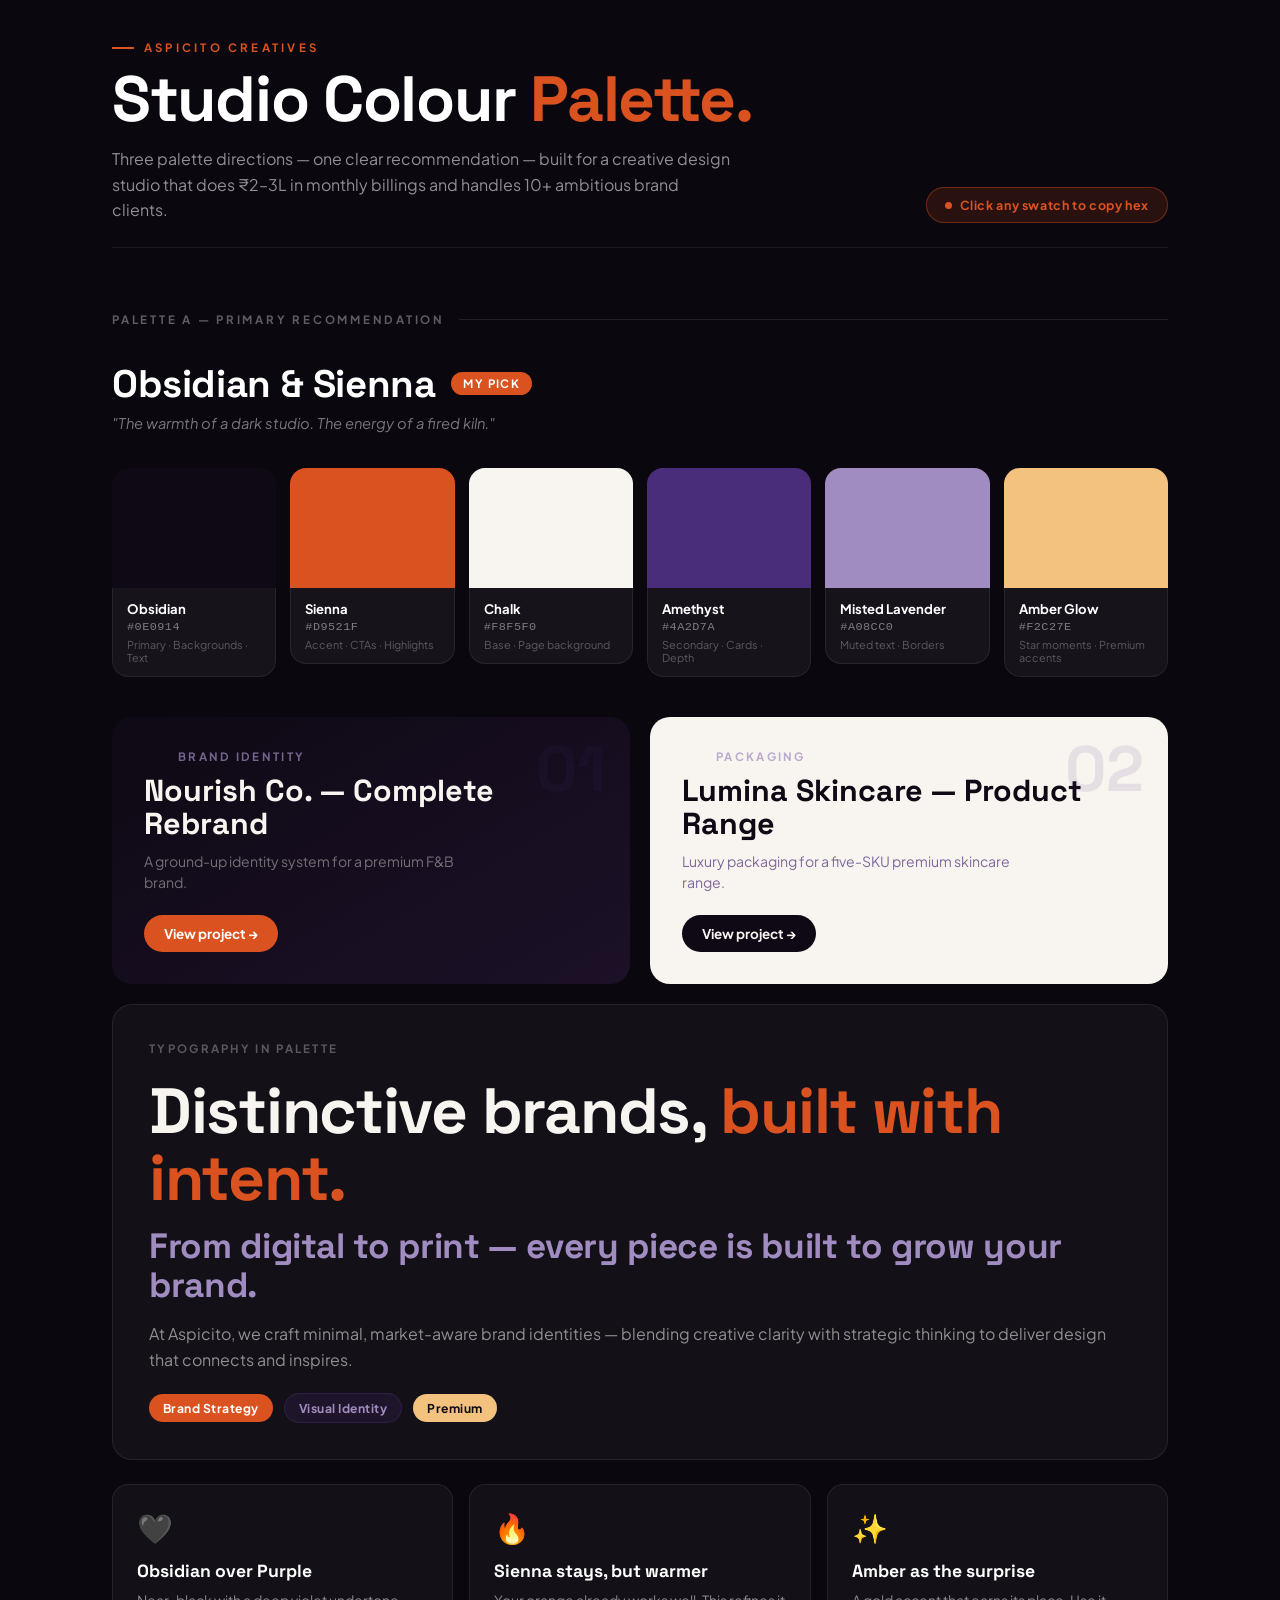
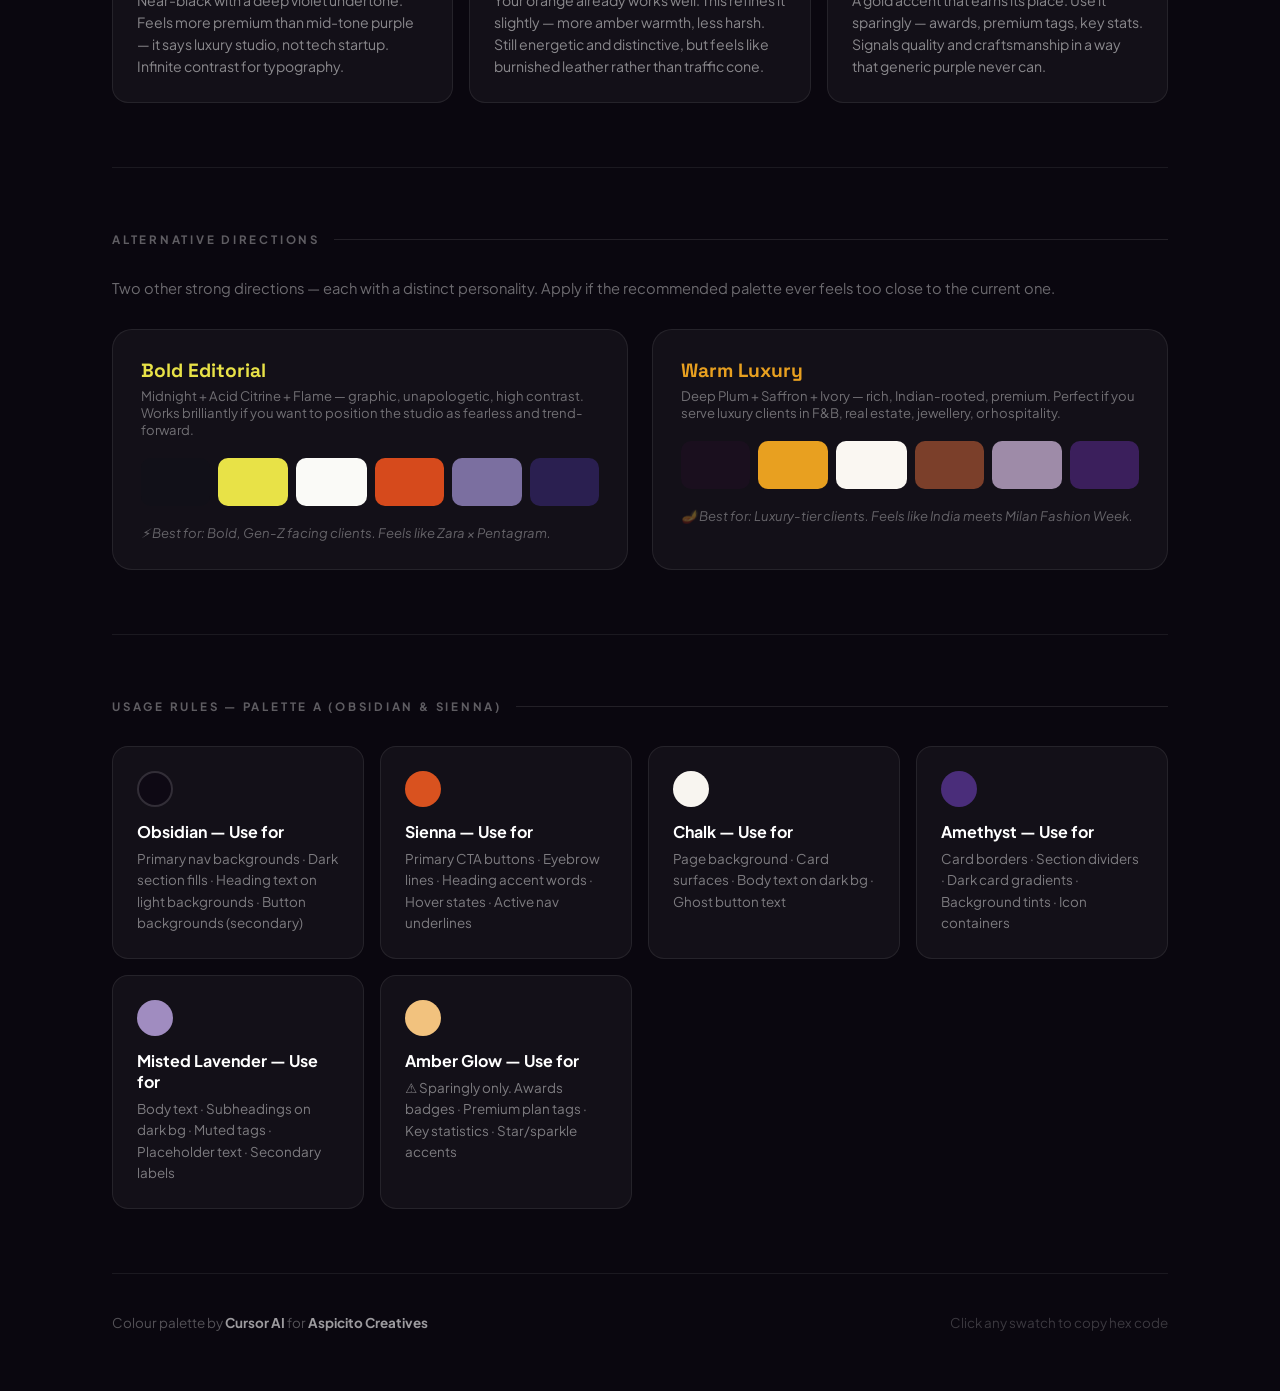
<file: canvas/palette.html>
<!DOCTYPE html>
<html lang="en">
<head>
<meta charset="UTF-8" />
<meta name="viewport" content="width=device-width, initial-scale=1.0" />
<title>Aspicito — Studio Colour Palette</title>
<link href="https://fonts.googleapis.com/css2?family=Plus+Jakarta+Sans:ital,wght@0,400;0,600;0,700;0,800;1,400&family=Space+Grotesk:wght@500;600;700&display=swap" rel="stylesheet" />
<link href="https://api.fontshare.com/v2/css?f[]=clash-display@500,600,700&display=swap" rel="stylesheet" />
<style>
  *, *::before, *::after { box-sizing: border-box; margin: 0; padding: 0; }

  :root {
    /* ── PALETTE A  (Recommended) ── */
    --a1: #0E0914;   /* Obsidian */
    --a2: #D9521F;   /* Sienna */
    --a3: #F8F5F0;   /* Chalk */
    --a4: #4A2D7A;   /* Amethyst */
    --a5: #A08CC0;   /* Misted Lavender */
    --a6: #F2C27E;   /* Amber Glow */

    /* ── PALETTE B  (Bold Editorial) ── */
    --b1: #111018;   /* Midnight */
    --b2: #E8E247;   /* Acid Citrine */
    --b3: #FAFAF7;   /* Parchment */
    --b4: #D64A1C;   /* Flame */
    --b5: #7B6FA0;   /* Plum Mist */
    --b6: #2A1F50;   /* Deep Ink */

    /* ── PALETTE C  (Warm Luxury) ── */
    --c1: #1A0F1E;   /* Deep Plum */
    --c2: #E8A020;   /* Saffron */
    --c3: #FAF7F2;   /* Ivory */
    --c4: #7B3F2A;   /* Terracotta */
    --c5: #9E8BA8;   /* Dusty Mauve */
    --c6: #3B1F5C;   /* Royal Purple */

    --font-display: 'Clash Display', 'Space Grotesk', system-ui, sans-serif;
    --font-body: 'Plus Jakarta Sans', system-ui, sans-serif;
  }

  html { scroll-behavior: smooth; }

  body {
    font-family: var(--font-body);
    background: #0a070f;
    color: #fff;
    min-height: 100vh;
    overflow-x: hidden;
  }

  /* ─── Layout ─── */
  .wrap { max-width: 1120px; margin: 0 auto; padding: 0 32px; }

  /* ─── Header ─── */
  .header {
    padding: 40px 0 24px;
    border-bottom: 1px solid rgba(255,255,255,.08);
    display: flex;
    align-items: flex-end;
    justify-content: space-between;
    gap: 20px;
    flex-wrap: wrap;
  }
  .header-left {}
  .eyebrow {
    font-size: .72rem;
    letter-spacing: .28em;
    text-transform: uppercase;
    font-weight: 700;
    color: #D9521F;
    margin-bottom: 12px;
    display: flex; align-items: center; gap: 10px;
  }
  .eyebrow::before { content:""; width: 22px; height: 2px; background: #D9521F; display: inline-block; }
  .title {
    font-family: var(--font-display);
    font-size: clamp(2.4rem, 5vw, 4rem);
    font-weight: 700;
    letter-spacing: -.02em;
    color: #fff;
    line-height: 1.02;
  }
  .title em { font-style: normal; color: #D9521F; }
  .subtitle {
    margin-top: 14px;
    color: rgba(255,255,255,.55);
    font-size: 1rem;
    max-width: 52ch;
    line-height: 1.6;
  }
  .rec-badge {
    display: inline-flex; align-items: center; gap: 8px;
    padding: 9px 18px; border-radius: 100px;
    background: rgba(217,82,31,.15); border: 1px solid rgba(217,82,31,.4);
    font-size: .78rem; font-weight: 700; letter-spacing: .05em;
    color: #D9521F; white-space: nowrap;
  }
  .rec-dot { width: 7px; height: 7px; border-radius: 50%; background: #D9521F; }

  /* ─── Section ─── */
  .section { padding: 64px 0; }
  .section + .section { border-top: 1px solid rgba(255,255,255,.07); }

  .section-eyebrow {
    font-size: .72rem; letter-spacing: .24em; text-transform: uppercase;
    font-weight: 700; color: rgba(255,255,255,.35); margin-bottom: 32px;
    display: flex; align-items: center; gap: 14px;
  }
  .section-eyebrow::after { content: ""; flex: 1; height: 1px; background: rgba(255,255,255,.1); }

  .palette-name {
    font-family: var(--font-display); font-size: clamp(1.6rem, 3vw, 2.4rem);
    font-weight: 700; letter-spacing: -.01em; margin-bottom: 6px;
    display: flex; align-items: center; gap: 16px; flex-wrap: wrap;
  }
  .rec-tag {
    font-family: var(--font-body); font-size: .72rem; font-weight: 700;
    letter-spacing: .12em; text-transform: uppercase; padding: 4px 12px;
    border-radius: 100px; background: #D9521F; color: #fff;
  }
  .palette-tagline {
    color: rgba(255,255,255,.45); font-size: .92rem; margin-bottom: 36px;
    font-style: italic;
  }

  /* ─── Swatches ─── */
  .swatches { display: grid; grid-template-columns: repeat(6, 1fr); gap: 14px; margin-bottom: 40px; }
  @media (max-width: 700px) { .swatches { grid-template-columns: repeat(3, 1fr); } }
  @media (max-width: 420px) { .swatches { grid-template-columns: repeat(2, 1fr); } }

  .swatch { border-radius: 16px; overflow: hidden; position: relative; cursor: pointer; }
  .swatch-color {
    height: 120px;
    position: relative;
    transition: transform .3s ease;
  }
  .swatch:hover .swatch-color { transform: scale(1.03); }
  .swatch-check {
    position: absolute; top: 10px; right: 10px;
    width: 26px; height: 26px; border-radius: 50%;
    background: rgba(255,255,255,.2); backdrop-filter: blur(4px);
    display: grid; place-items: center; opacity: 0;
    transition: opacity .25s ease;
    font-size: .7rem;
  }
  .swatch:hover .swatch-check { opacity: 1; }
  .swatch-meta {
    padding: 12px 14px;
    background: rgba(255,255,255,.05);
    border: 1px solid rgba(255,255,255,.08);
    border-top: none;
    border-radius: 0 0 16px 16px;
  }
  .swatch-name { font-weight: 700; font-size: .82rem; color: #fff; margin-bottom: 3px; }
  .swatch-hex {
    font-size: .74rem; color: rgba(255,255,255,.45);
    font-family: 'Courier New', monospace; letter-spacing: .04em;
  }
  .swatch-use { font-size: .68rem; color: rgba(255,255,255,.3); margin-top: 4px; }

  .copied-toast {
    position: fixed; bottom: 28px; left: 50%; transform: translateX(-50%) translateY(20px);
    background: #D9521F; color: #fff; padding: 10px 22px; border-radius: 100px;
    font-weight: 700; font-size: .86rem; opacity: 0; pointer-events: none;
    transition: opacity .3s ease, transform .3s ease;
    z-index: 999;
  }
  .copied-toast.show { opacity: 1; transform: translateX(-50%) translateY(0); }

  /* ─── Preview card ─── */
  .preview-grid { display: grid; grid-template-columns: 1fr 1fr; gap: 20px; }
  @media (max-width: 640px) { .preview-grid { grid-template-columns: 1fr; } }

  .preview-card {
    border-radius: 20px; padding: 32px; position: relative; overflow: hidden;
    min-height: 240px; display: flex; flex-direction: column; justify-content: flex-end;
  }
  .pc-eyebrow {
    font-size: .72rem; letter-spacing: .2em; text-transform: uppercase;
    font-weight: 700; opacity: .7; margin-bottom: 10px;
    display: flex; align-items: center; gap: 8px;
  }
  .pc-eyebrow::before { content: ""; width: 18px; height: 2px; display: inline-block; }
  .pc-title { font-family: var(--font-display); font-size: clamp(1.3rem, 2.5vw, 1.9rem); font-weight: 700; line-height: 1.1; margin-bottom: 10px; }
  .pc-body { font-size: .88rem; opacity: .7; line-height: 1.5; max-width: 34ch; }
  .pc-btn {
    display: inline-flex; align-items: center; gap: 8px; margin-top: 22px;
    padding: 10px 20px; border-radius: 100px; font-weight: 700; font-size: .84rem;
    align-self: flex-start;
  }
  .pc-num {
    position: absolute; top: 20px; right: 24px;
    font-family: var(--font-display); font-size: 4rem; font-weight: 700;
    opacity: .1; line-height: 1;
  }

  /* ─── Typography preview ─── */
  .type-preview {
    border-radius: 20px; padding: 36px;
    background: rgba(255,255,255,.04);
    border: 1px solid rgba(255,255,255,.08);
  }
  .tp-label { font-size: .72rem; letter-spacing: .2em; text-transform: uppercase; font-weight: 700; color: rgba(255,255,255,.3); margin-bottom: 22px; }
  .tp-h1 { font-family: var(--font-display); font-size: clamp(2rem, 5vw, 4rem); font-weight: 700; letter-spacing: -.02em; line-height: 1.04; }
  .tp-h2 { font-family: var(--font-display); font-size: clamp(1.4rem, 3vw, 2.2rem); font-weight: 700; letter-spacing: -.01em; margin-top: 16px; line-height: 1.1; }
  .tp-body { font-size: 1rem; line-height: 1.65; margin-top: 16px; }
  .tp-tag {
    display: inline-flex; align-items: center; gap: 8px;
    padding: 6px 14px; border-radius: 100px;
    font-weight: 700; font-size: .76rem; letter-spacing: .04em;
    margin-top: 20px; margin-right: 8px;
  }

  /* ─── Rationale ─── */
  .rationale { display: grid; grid-template-columns: repeat(3, 1fr); gap: 16px; }
  @media (max-width: 640px) { .rationale { grid-template-columns: 1fr; } }
  .rat-card {
    border-radius: 16px; padding: 24px;
    background: rgba(255,255,255,.04); border: 1px solid rgba(255,255,255,.08);
  }
  .rat-icon { font-size: 1.8rem; margin-bottom: 14px; }
  .rat-title { font-family: var(--font-display); font-size: 1.1rem; font-weight: 700; color: #fff; margin-bottom: 8px; }
  .rat-body { font-size: .88rem; color: rgba(255,255,255,.5); line-height: 1.55; }

  /* ─── Footer ─── */
  .canvas-footer {
    padding: 40px 0 60px; border-top: 1px solid rgba(255,255,255,.07);
    display: flex; justify-content: space-between; align-items: center; flex-wrap: wrap; gap: 16px;
  }
  .canvas-footer p { color: rgba(255,255,255,.3); font-size: .84rem; }
  .canvas-footer strong { color: rgba(255,255,255,.6); }

  /* ─── Palette B/C alternate display ─── */
  .alt-palettes { display: grid; grid-template-columns: 1fr 1fr; gap: 24px; }
  @media (max-width: 640px) { .alt-palettes { grid-template-columns: 1fr; } }
  .alt-palette {
    border-radius: 20px; padding: 28px;
    background: rgba(255,255,255,.04); border: 1px solid rgba(255,255,255,.08);
  }
  .alt-palette-name { font-family: var(--font-display); font-size: 1.2rem; font-weight: 700; margin-bottom: 4px; }
  .alt-palette-desc { font-size: .82rem; color: rgba(255,255,255,.4); margin-bottom: 20px; }
  .alt-swatches { display: flex; gap: 8px; }
  .alt-swatch { flex: 1; height: 48px; border-radius: 10px; position: relative; cursor: pointer; transition: transform .25s ease; }
  .alt-swatch:hover { transform: translateY(-4px); }
  .alt-swatch-tooltip {
    position: absolute; bottom: calc(100% + 8px); left: 50%; transform: translateX(-50%);
    background: rgba(0,0,0,.9); color: #fff; padding: 5px 10px; border-radius: 6px;
    font-size: .7rem; font-weight: 700; white-space: nowrap;
    opacity: 0; pointer-events: none; transition: opacity .2s ease;
  }
  .alt-swatch:hover .alt-swatch-tooltip { opacity: 1; }
  .alt-verdict { margin-top: 18px; font-size: .82rem; color: rgba(255,255,255,.35); font-style: italic; }
</style>
</head>
<body>

<div class="copied-toast" id="toast">Copied to clipboard ✓</div>

<div class="wrap">

  <!-- ── Header ── -->
  <header class="header">
    <div class="header-left">
      <div class="eyebrow">Aspicito Creatives</div>
      <h1 class="title">Studio Colour <em>Palette.</em></h1>
      <p class="subtitle">Three palette directions — one clear recommendation — built for a creative design studio that does ₹2–3L in monthly billings and handles 10+ ambitious brand clients.</p>
    </div>
    <div class="rec-badge">
      <span class="rec-dot"></span>
      Click any swatch to copy hex
    </div>
  </header>

  <!-- ═══════════════════════════════════════════
       PALETTE A — RECOMMENDED
  ═══════════════════════════════════════════ -->
  <section class="section">
    <div class="section-eyebrow">Palette A — Primary Recommendation</div>

    <div class="palette-name">
      Obsidian &amp; Sienna
      <span class="rec-tag">My Pick</span>
    </div>
    <p class="palette-tagline">"The warmth of a dark studio. The energy of a fired kiln."</p>

    <!-- Swatches -->
    <div class="swatches" id="paletteA">

      <div class="swatch" onclick="copy('#0E0914', this)">
        <div class="swatch-color" style="background:#0E0914">
          <span class="swatch-check">✓</span>
        </div>
        <div class="swatch-meta">
          <div class="swatch-name">Obsidian</div>
          <div class="swatch-hex">#0E0914</div>
          <div class="swatch-use">Primary · Backgrounds · Text</div>
        </div>
      </div>

      <div class="swatch" onclick="copy('#D9521F', this)">
        <div class="swatch-color" style="background:#D9521F">
          <span class="swatch-check">✓</span>
        </div>
        <div class="swatch-meta">
          <div class="swatch-name">Sienna</div>
          <div class="swatch-hex">#D9521F</div>
          <div class="swatch-use">Accent · CTAs · Highlights</div>
        </div>
      </div>

      <div class="swatch" onclick="copy('#F8F5F0', this)">
        <div class="swatch-color" style="background:#F8F5F0; border: 1px solid rgba(255,255,255,.08)">
          <span class="swatch-check" style="color:#0E0914">✓</span>
        </div>
        <div class="swatch-meta">
          <div class="swatch-name">Chalk</div>
          <div class="swatch-hex">#F8F5F0</div>
          <div class="swatch-use">Base · Page background</div>
        </div>
      </div>

      <div class="swatch" onclick="copy('#4A2D7A', this)">
        <div class="swatch-color" style="background:#4A2D7A">
          <span class="swatch-check">✓</span>
        </div>
        <div class="swatch-meta">
          <div class="swatch-name">Amethyst</div>
          <div class="swatch-hex">#4A2D7A</div>
          <div class="swatch-use">Secondary · Cards · Depth</div>
        </div>
      </div>

      <div class="swatch" onclick="copy('#A08CC0', this)">
        <div class="swatch-color" style="background:#A08CC0">
          <span class="swatch-check">✓</span>
        </div>
        <div class="swatch-meta">
          <div class="swatch-name">Misted Lavender</div>
          <div class="swatch-hex">#A08CC0</div>
          <div class="swatch-use">Muted text · Borders</div>
        </div>
      </div>

      <div class="swatch" onclick="copy('#F2C27E', this)">
        <div class="swatch-color" style="background:#F2C27E">
          <span class="swatch-check" style="color:#0E0914">✓</span>
        </div>
        <div class="swatch-meta">
          <div class="swatch-name">Amber Glow</div>
          <div class="swatch-hex">#F2C27E</div>
          <div class="swatch-use">Star moments · Premium accents</div>
        </div>
      </div>

    </div>

    <!-- Live preview -->
    <div class="preview-grid">
      <!-- Dark card -->
      <div class="preview-card" style="background: linear-gradient(150deg, #0E0914, #1c1128)">
        <span class="pc-num" style="color:#4A2D7A">01</span>
        <div class="pc-eyebrow" style="color:#A08CC0">
          <span style="background:#A08CC0"></span>Brand Identity
        </div>
        <div class="pc-title" style="color:#F8F5F0">Nourish Co. — Complete Rebrand</div>
        <div class="pc-body" style="color:rgba(248,245,240,.6)">A ground-up identity system for a premium F&B brand.</div>
        <div class="pc-btn" style="background:#D9521F;color:#fff">View project →</div>
      </div>
      <!-- Light card -->
      <div class="preview-card" style="background:#F8F5F0">
        <span class="pc-num" style="color:#4A2D7A">02</span>
        <div class="pc-eyebrow" style="color:#A08CC0">
          <span style="background:#A08CC0"></span>Packaging
        </div>
        <div class="pc-title" style="color:#0E0914">Lumina Skincare — Product Range</div>
        <div class="pc-body" style="color:#4A2D7A">Luxury packaging for a five-SKU premium skincare range.</div>
        <div class="pc-btn" style="background:#0E0914;color:#F8F5F0">View project →</div>
      </div>
    </div>

    <!-- Type + colour in use -->
    <div style="margin-top:20px">
      <div class="type-preview">
        <div class="tp-label">Typography in palette</div>
        <div class="tp-h1" style="color:#F8F5F0">Distinctive brands, <span style="color:#D9521F">built with intent.</span></div>
        <div class="tp-h2" style="color:#A08CC0">From digital to print — every piece is built to grow your brand.</div>
        <div class="tp-body" style="color:rgba(248,245,240,.55)">At Aspicito, we craft minimal, market-aware brand identities — blending creative clarity with strategic thinking to deliver design that connects and inspires.</div>
        <div>
          <span class="tp-tag" style="background:#D9521F;color:#fff">Brand Strategy</span>
          <span class="tp-tag" style="background:rgba(74,45,122,.2);color:#A08CC0;border:1px solid rgba(74,45,122,.4)">Visual Identity</span>
          <span class="tp-tag" style="background:#F2C27E;color:#0E0914">Premium</span>
        </div>
      </div>
    </div>

    <!-- Rationale -->
    <div style="margin-top:24px">
      <div class="rationale">
        <div class="rat-card">
          <div class="rat-icon">🖤</div>
          <div class="rat-title">Obsidian over Purple</div>
          <div class="rat-body">Near-black with a deep violet undertone. Feels more premium than mid-tone purple — it says luxury studio, not tech startup. Infinite contrast for typography.</div>
        </div>
        <div class="rat-card">
          <div class="rat-icon">🔥</div>
          <div class="rat-title">Sienna stays, but warmer</div>
          <div class="rat-body">Your orange already works well. This refines it slightly — more amber warmth, less harsh. Still energetic and distinctive, but feels like burnished leather rather than traffic cone.</div>
        </div>
        <div class="rat-card">
          <div class="rat-icon">✨</div>
          <div class="rat-title">Amber as the surprise</div>
          <div class="rat-body">A gold accent that earns its place. Use it sparingly — awards, premium tags, key stats. Signals quality and craftsmanship in a way that generic purple never can.</div>
        </div>
      </div>
    </div>
  </section>

  <!-- ═══════════════════════════════════════════
       PALETTE B & C — ALTERNATIVES
  ═══════════════════════════════════════════ -->
  <section class="section">
    <div class="section-eyebrow">Alternative Directions</div>
    <p style="color:rgba(255,255,255,.4);margin-bottom:32px;font-size:.92rem">Two other strong directions — each with a distinct personality. Apply if the recommended palette ever feels too close to the current one.</p>

    <div class="alt-palettes">

      <!-- Palette B -->
      <div class="alt-palette">
        <div class="alt-palette-name" style="color:#E8E247">Bold Editorial</div>
        <div class="alt-palette-desc">Midnight + Acid Citrine + Flame — graphic, unapologetic, high contrast. Works brilliantly if you want to position the studio as fearless and trend-forward.</div>
        <div class="alt-swatches">
          <div class="alt-swatch" style="background:#111018" onclick="copy('#111018',this)"><span class="alt-swatch-tooltip">Midnight #111018</span></div>
          <div class="alt-swatch" style="background:#E8E247" onclick="copy('#E8E247',this)"><span class="alt-swatch-tooltip">Acid Citrine #E8E247</span></div>
          <div class="alt-swatch" style="background:#FAFAF7; border: 1px solid rgba(255,255,255,.1)" onclick="copy('#FAFAF7',this)"><span class="alt-swatch-tooltip">Parchment #FAFAF7</span></div>
          <div class="alt-swatch" style="background:#D64A1C" onclick="copy('#D64A1C',this)"><span class="alt-swatch-tooltip">Flame #D64A1C</span></div>
          <div class="alt-swatch" style="background:#7B6FA0" onclick="copy('#7B6FA0',this)"><span class="alt-swatch-tooltip">Plum Mist #7B6FA0</span></div>
          <div class="alt-swatch" style="background:#2A1F50" onclick="copy('#2A1F50',this)"><span class="alt-swatch-tooltip">Deep Ink #2A1F50</span></div>
        </div>
        <div class="alt-verdict">⚡ Best for: Bold, Gen-Z facing clients. Feels like Zara × Pentagram.</div>
      </div>

      <!-- Palette C -->
      <div class="alt-palette">
        <div class="alt-palette-name" style="color:#E8A020">Warm Luxury</div>
        <div class="alt-palette-desc">Deep Plum + Saffron + Ivory — rich, Indian-rooted, premium. Perfect if you serve luxury clients in F&B, real estate, jewellery, or hospitality.</div>
        <div class="alt-swatches">
          <div class="alt-swatch" style="background:#1A0F1E" onclick="copy('#1A0F1E',this)"><span class="alt-swatch-tooltip">Deep Plum #1A0F1E</span></div>
          <div class="alt-swatch" style="background:#E8A020" onclick="copy('#E8A020',this)"><span class="alt-swatch-tooltip">Saffron #E8A020</span></div>
          <div class="alt-swatch" style="background:#FAF7F2; border: 1px solid rgba(255,255,255,.1)" onclick="copy('#FAF7F2',this)"><span class="alt-swatch-tooltip">Ivory #FAF7F2</span></div>
          <div class="alt-swatch" style="background:#7B3F2A" onclick="copy('#7B3F2A',this)"><span class="alt-swatch-tooltip">Terracotta #7B3F2A</span></div>
          <div class="alt-swatch" style="background:#9E8BA8" onclick="copy('#9E8BA8',this)"><span class="alt-swatch-tooltip">Dusty Mauve #9E8BA8</span></div>
          <div class="alt-swatch" style="background:#3B1F5C" onclick="copy('#3B1F5C',this)"><span class="alt-swatch-tooltip">Royal Purple #3B1F5C</span></div>
        </div>
        <div class="alt-verdict">🪔 Best for: Luxury-tier clients. Feels like India meets Milan Fashion Week.</div>
      </div>

    </div>
  </section>

  <!-- ═══════════════════════════════════════════
       USAGE RULES
  ═══════════════════════════════════════════ -->
  <section class="section">
    <div class="section-eyebrow">Usage Rules — Palette A (Obsidian &amp; Sienna)</div>

    <div style="display:grid;grid-template-columns:repeat(auto-fit,minmax(240px,1fr));gap:16px">

      <div style="border-radius:16px;padding:24px;background:rgba(255,255,255,.04);border:1px solid rgba(255,255,255,.08)">
        <div style="width:36px;height:36px;border-radius:50%;background:#0E0914;border:2px solid rgba(255,255,255,.15);margin-bottom:14px"></div>
        <div style="font-weight:700;color:#fff;margin-bottom:6px">Obsidian — Use for</div>
        <div style="font-size:.84rem;color:rgba(255,255,255,.45);line-height:1.6">Primary nav backgrounds · Dark section fills · Heading text on light backgrounds · Button backgrounds (secondary)</div>
      </div>

      <div style="border-radius:16px;padding:24px;background:rgba(255,255,255,.04);border:1px solid rgba(255,255,255,.08)">
        <div style="width:36px;height:36px;border-radius:50%;background:#D9521F;margin-bottom:14px"></div>
        <div style="font-weight:700;color:#fff;margin-bottom:6px">Sienna — Use for</div>
        <div style="font-size:.84rem;color:rgba(255,255,255,.45);line-height:1.6">Primary CTA buttons · Eyebrow lines · Heading accent words · Hover states · Active nav underlines</div>
      </div>

      <div style="border-radius:16px;padding:24px;background:rgba(255,255,255,.04);border:1px solid rgba(255,255,255,.08)">
        <div style="width:36px;height:36px;border-radius:50%;background:#F8F5F0;border:2px solid rgba(255,255,255,.08);margin-bottom:14px"></div>
        <div style="font-weight:700;color:#fff;margin-bottom:6px">Chalk — Use for</div>
        <div style="font-size:.84rem;color:rgba(255,255,255,.45);line-height:1.6">Page background · Card surfaces · Body text on dark bg · Ghost button text</div>
      </div>

      <div style="border-radius:16px;padding:24px;background:rgba(255,255,255,.04);border:1px solid rgba(255,255,255,.08)">
        <div style="width:36px;height:36px;border-radius:50%;background:#4A2D7A;margin-bottom:14px"></div>
        <div style="font-weight:700;color:#fff;margin-bottom:6px">Amethyst — Use for</div>
        <div style="font-size:.84rem;color:rgba(255,255,255,.45);line-height:1.6">Card borders · Section dividers · Dark card gradients · Background tints · Icon containers</div>
      </div>

      <div style="border-radius:16px;padding:24px;background:rgba(255,255,255,.04);border:1px solid rgba(255,255,255,.08)">
        <div style="width:36px;height:36px;border-radius:50%;background:#A08CC0;margin-bottom:14px"></div>
        <div style="font-weight:700;color:#fff;margin-bottom:6px">Misted Lavender — Use for</div>
        <div style="font-size:.84rem;color:rgba(255,255,255,.45);line-height:1.6">Body text · Subheadings on dark bg · Muted tags · Placeholder text · Secondary labels</div>
      </div>

      <div style="border-radius:16px;padding:24px;background:rgba(255,255,255,.04);border:1px solid rgba(255,255,255,.08)">
        <div style="width:36px;height:36px;border-radius:50%;background:#F2C27E;margin-bottom:14px"></div>
        <div style="font-weight:700;color:#fff;margin-bottom:6px">Amber Glow — Use for</div>
        <div style="font-size:.84rem;color:rgba(255,255,255,.45);line-height:1.6">⚠️ Sparingly only. Awards badges · Premium plan tags · Key statistics · Star/sparkle accents</div>
      </div>

    </div>
  </section>

  <!-- Footer -->
  <footer class="canvas-footer">
    <p>Colour palette by <strong>Cursor AI</strong> for <strong>Aspicito Creatives</strong></p>
    <p style="color:rgba(255,255,255,.2)">Click any swatch to copy hex code</p>
  </footer>

</div>

<script>
  function copy(hex, el) {
    navigator.clipboard.writeText(hex).then(function () {
      var toast = document.getElementById('toast');
      toast.textContent = 'Copied ' + hex + ' ✓';
      toast.classList.add('show');
      setTimeout(function () { toast.classList.remove('show'); }, 2000);
    }).catch(function () {
      // fallback
      var ta = document.createElement('textarea');
      ta.value = hex; ta.style.position = 'fixed'; ta.style.opacity = 0;
      document.body.appendChild(ta); ta.select();
      document.execCommand('copy');
      document.body.removeChild(ta);
      var toast = document.getElementById('toast');
      toast.textContent = 'Copied ' + hex + ' ✓';
      toast.classList.add('show');
      setTimeout(function () { toast.classList.remove('show'); }, 2000);
    });
  }
</script>
</body>
</html>
</file>
<file: css/style.css>
/* ============================================================
   Aspicito — Creative Design System
   Primary:   #0C1B3A (carbon navy)  → body text, primary actions
   Secondary: #C8102E (crimson)      → headings, secondary actions
   Base:      #FAFAF8 (warm white)
   Palette: Carbon Navy × Crimson — timeless, print-perfect, premium.
   ============================================================ */

:root {
  --primary: #0C1B3A;
  --primary-600: #142B58;
  --primary-700: #080F24;
  --primary-900: #040810;
  --primary-300: #2A4E8E;
  --primary-soft: rgba(12, 27, 58, 0.06);
  --primary-soft-2: rgba(12, 27, 58, 0.12);

  --secondary: #C8102E;
  --secondary-600: #A50D24;
  --secondary-300: #E83B55;
  --secondary-soft: rgba(200, 16, 46, 0.08);
  --secondary-soft-2: rgba(200, 16, 46, 0.16);

  --white: #FAFAF8;
  --ink: #0C1B3A;
  --muted: #5A6E8A;
  --line: rgba(12, 27, 58, 0.12);
  --line-strong: rgba(12, 27, 58, 0.22);
  --bg-tint: #F0F4FA;
  --bg-tint-2: #E4EAF5;

  --radius-sm: 10px;
  --radius: 18px;
  --radius-lg: 28px;
  --radius-xl: 40px;

  --shadow-sm: 0 4px 18px rgba(12, 27, 58, 0.08);
  --shadow-md: 0 14px 40px rgba(12, 27, 58, 0.14);
  --shadow-lg: 0 30px 70px rgba(12, 27, 58, 0.22);
  --shadow-brand: 0 20px 50px rgba(200, 16, 46, 0.30);

  --container: 1240px;
  --header-h: 76px;

  --font-display: 'Clash Display', 'Space Grotesk', system-ui, sans-serif;
  --font-body: 'Plus Jakarta Sans', system-ui, -apple-system, sans-serif;

  --ease: cubic-bezier(0.22, 1, 0.36, 1);
  --ease-spring: cubic-bezier(0.34, 1.56, 0.64, 1);
}

/* ---------- Reset ---------- */
*, *::before, *::after { box-sizing: border-box; margin: 0; padding: 0; }
html { scroll-behavior: smooth; -webkit-text-size-adjust: 100%; }
body {
  font-family: var(--font-body);
  color: var(--primary);
  background: var(--white);
  line-height: 1.65;
  font-size: 17px;
  overflow-x: hidden;
  -webkit-font-smoothing: antialiased;
}
img { max-width: 100%; display: block; }
a { color: inherit; text-decoration: none; }
ul { list-style: none; }
button { font-family: inherit; cursor: pointer; border: none; background: none; color: inherit; }
::selection { background: var(--secondary); color: #fff; }

/* ---------- Film grain overlay ---------- */
.grain {
  position: fixed;
  inset: -150%;
  z-index: 2000;
  pointer-events: none;
  opacity: 0.035;
  background-image: url("data:image/svg+xml,%3Csvg viewBox='0 0 200 200' xmlns='http://www.w3.org/2000/svg'%3E%3Cfilter id='n'%3E%3CfeTurbulence type='fractalNoise' baseFrequency='0.85' numOctaves='3' stitchTiles='stitch'/%3E%3C/filter%3E%3Crect width='100%25' height='100%25' filter='url(%23n)'/%3E%3C/svg%3E");
  animation: grain 8s steps(6) infinite;
}
@keyframes grain {
  0%,100% { transform: translate(0,0); }
  10% { transform: translate(-5%,-5%); }
  30% { transform: translate(3%,-8%); }
  50% { transform: translate(-4%,6%); }
  70% { transform: translate(6%,3%); }
  90% { transform: translate(-3%,5%); }
}

/* ---------- Custom cursor ---------- */
.cursor-dot, .cursor-ring {
  position: fixed;
  top: 0; left: 0;
  border-radius: 50%;
  pointer-events: none;
  z-index: 3000;
  transform: translate(-50%, -50%);
  will-change: transform;
}
.cursor-dot { width: 7px; height: 7px; background: var(--secondary); transition: opacity .3s ease; }
.cursor-ring {
  width: 40px; height: 40px;
  border: 1.5px solid var(--primary-300);
  transition: width .35s var(--ease), height .35s var(--ease),
              background .35s var(--ease), border-color .35s var(--ease), opacity .3s ease;
  mix-blend-mode: normal;
}
body.cursor-hover .cursor-ring {
  width: 64px; height: 64px;
  background: var(--secondary-soft-2);
  border-color: var(--secondary);
}
body.cursor-hover .cursor-dot { opacity: 0; }
.cursor-ring.magnetic-active { width: 80px; height: 80px; border-color: var(--secondary); }
@media (hover: none), (pointer: coarse) {
  .cursor-dot, .cursor-ring { display: none !important; }
}

/* ---------- Preloader ---------- */
.preloader {
  position: fixed;
  inset: 0;
  z-index: 4000;
  background: var(--primary);
  display: grid;
  place-items: center;
  transition: opacity .6s var(--ease), visibility .6s var(--ease);
}
.preloader.done { opacity: 0; visibility: hidden; }
.pre-inner { text-align: center; overflow: hidden; }
.pre-word {
  font-family: var(--font-display);
  font-weight: 700;
  font-size: clamp(2.4rem, 8vw, 5rem);
  color: #fff;
  letter-spacing: -0.02em;
  display: flex;
  gap: 0.02em;
}
.pre-word .dot { color: var(--secondary); }
.pre-word span {
  display: inline-block;
  transform: translateY(110%);
  animation: preRise .7s var(--ease) forwards;
}
@keyframes preRise { to { transform: translateY(0); } }
.pre-bar {
  height: 2px;
  width: 0;
  background: var(--secondary);
  margin: 22px auto 0;
  animation: preBar 1.1s .35s var(--ease) forwards;
}
@keyframes preBar { to { width: 220px; } }
.pre-tag {
  margin-top: 16px;
  color: rgba(255,255,255,.55);
  font-size: .8rem;
  letter-spacing: .32em;
  text-transform: uppercase;
  opacity: 0;
  animation: preFade .6s .6s ease forwards;
}
@keyframes preFade { to { opacity: 1; } }

/* ---------- Typography ---------- */
h1, h2, h3, h4, h5 {
  font-family: var(--font-display);
  color: var(--secondary);
  line-height: 1.04;
  font-weight: 600;
  letter-spacing: -0.015em;
}
h1 { font-size: clamp(2.7rem, 6.4vw, 5.6rem); }
h2 { font-size: clamp(2rem, 4.6vw, 3.6rem); }
h3 { font-size: clamp(1.3rem, 2.4vw, 1.8rem); }
p { color: var(--primary); }

.container {
  width: 100%;
  max-width: var(--container);
  margin-inline: auto;
  padding-inline: clamp(20px, 5vw, 48px);
}

section { position: relative; }
.section-pad { padding-block: clamp(64px, 10vw, 140px); }

.eyebrow {
  display: inline-flex;
  align-items: center;
  gap: 10px;
  font-family: var(--font-body);
  font-weight: 700;
  font-size: 0.8rem;
  letter-spacing: 0.18em;
  text-transform: uppercase;
  color: var(--secondary);
  margin-bottom: 18px;
}
.eyebrow::before {
  content: "";
  width: 28px; height: 2px;
  background: var(--secondary);
  display: inline-block;
}

.lead {
  font-size: clamp(1.05rem, 1.6vw, 1.3rem);
  color: var(--primary);
  max-width: 60ch;
}

/* ---------- Split-text reveal ---------- */
.line-mask { display: block; overflow: hidden; }
.line-mask > span {
  display: inline-block;
  transform: translateY(105%);
  transition: transform .9s var(--ease);
  will-change: transform;
}
.reveal-lines.in .line-mask > span { transform: translateY(0); }
.reveal-lines.in .line-mask:nth-child(2) > span { transition-delay: .08s; }
.reveal-lines.in .line-mask:nth-child(3) > span { transition-delay: .16s; }

/* ---------- Buttons ---------- */
.btn {
  display: inline-flex;
  align-items: center;
  gap: 10px;
  padding: 15px 30px;
  border-radius: 100px;
  font-weight: 700;
  font-size: 0.98rem;
  letter-spacing: 0.01em;
  position: relative;
  overflow: hidden;
  isolation: isolate;
  transition: transform .35s var(--ease), box-shadow .35s var(--ease), color .3s ease;
  will-change: transform;
}
.btn > * { position: relative; z-index: 1; }
.btn svg { transition: transform .35s var(--ease); }
.btn:hover svg { transform: translateX(4px); }
.btn::before {
  content: "";
  position: absolute;
  inset: 0;
  z-index: 0;
  transform: translateY(101%);
  transition: transform .45s var(--ease);
}

.btn-primary { background: var(--primary); color: var(--white); box-shadow: var(--shadow-sm); }
.btn-primary::before { background: var(--primary-700); }
.btn-primary:hover { transform: translateY(-3px); box-shadow: var(--shadow-md); }
.btn-primary:hover::before { transform: translateY(0); }

.btn-secondary { background: var(--secondary); color: var(--white); box-shadow: 0 6px 22px rgba(222, 78, 30, 0.32); }
.btn-secondary::before { background: var(--secondary-600); }
.btn-secondary:hover { transform: translateY(-3px); box-shadow: 0 14px 34px rgba(222, 78, 30, 0.4); }
.btn-secondary:hover::before { transform: translateY(0); }

.btn-ghost { background: transparent; color: var(--primary); border: 1.5px solid var(--line-strong); }
.btn-ghost::before { background: var(--primary); }
.btn-ghost:hover { color: #fff; border-color: var(--primary); transform: translateY(-3px); }
.btn-ghost:hover::before { transform: translateY(0); }

/* ============================================================
   Header / Navigation
   ============================================================ */
.header {
  position: fixed;
  inset: 0 0 auto 0;
  height: var(--header-h);
  z-index: 1000;
  display: flex;
  align-items: center;
  transition: background .4s ease, box-shadow .4s ease, height .4s ease, transform .5s var(--ease);
}
.header.scrolled {
  background: rgba(255, 255, 255, 0.82);
  backdrop-filter: saturate(180%) blur(16px);
  -webkit-backdrop-filter: saturate(180%) blur(16px);
  box-shadow: 0 1px 0 var(--line);
}
.header.hide { transform: translateY(-100%); }
.nav {
  width: 100%;
  max-width: var(--container);
  margin-inline: auto;
  padding-inline: clamp(20px, 5vw, 48px);
  display: flex;
  align-items: center;
  justify-content: space-between;
}
.brand {
  font-family: var(--font-display);
  font-weight: 700;
  font-size: 1.5rem;
  letter-spacing: -0.02em;
  color: var(--primary);
  display: inline-flex;
  align-items: center;
  gap: 2px;
}
.brand .dot { color: var(--secondary); transition: transform .4s var(--ease-spring); display: inline-block; }
.brand:hover .dot { transform: translateY(-6px) scale(1.3); }

.nav-links { display: flex; align-items: center; gap: 4px; }
.nav-links a {
  position: relative;
  padding: 10px 16px;
  font-weight: 600;
  font-size: 0.95rem;
  color: var(--primary);
  border-radius: 100px;
  transition: color .25s ease, background .25s ease;
}
.nav-links a::after {
  content: "";
  position: absolute;
  left: 16px; right: 16px; bottom: 6px;
  height: 2px;
  background: var(--secondary);
  transform: scaleX(0);
  transform-origin: left;
  transition: transform .3s var(--ease);
}
.nav-links a:hover { color: var(--secondary); }
.nav-links a:hover::after,
.nav-links a.active::after { transform: scaleX(1); }
.nav-links a.active { color: var(--secondary); }
.nav-links a.nav-cta.active::after { display: none; }

.nav-cta { margin-left: 10px; padding: 11px 22px; }

.burger { display: none; width: 46px; height: 46px; border-radius: 12px; position: relative; background: var(--primary-soft); }
.burger span {
  position: absolute; left: 12px; right: 12px; height: 2px;
  background: var(--primary); border-radius: 2px;
  transition: transform .35s var(--ease), opacity .25s ease, top .35s var(--ease);
}
.burger span:nth-child(1) { top: 16px; }
.burger span:nth-child(2) { top: 22px; }
.burger span:nth-child(3) { top: 28px; }
body.nav-open .burger span:nth-child(1) { top: 22px; transform: rotate(45deg); }
body.nav-open .burger span:nth-child(2) { opacity: 0; }
body.nav-open .burger span:nth-child(3) { top: 22px; transform: rotate(-45deg); }

/* ============================================================
   Hero
   ============================================================ */
.hero {
  position: relative;
  padding-top: calc(var(--header-h) + 64px);
  padding-bottom: clamp(60px, 9vw, 120px);
  overflow: hidden;
}
.hero-bg {
  position: absolute;
  inset: 0;
  z-index: -2;
  background:
    radial-gradient(60% 60% at 85% 0%, var(--secondary-soft), transparent 70%),
    radial-gradient(55% 55% at 0% 100%, var(--primary-soft-2), transparent 70%);
}
.hero-grid-lines {
  position: absolute; inset: 0; z-index: -2; pointer-events: none;
  background-image:
    linear-gradient(var(--line) 1px, transparent 1px),
    linear-gradient(90deg, var(--line) 1px, transparent 1px);
  background-size: 64px 64px;
  mask-image: radial-gradient(70% 60% at 50% 30%, #000 0%, transparent 80%);
  -webkit-mask-image: radial-gradient(70% 60% at 50% 30%, #000 0%, transparent 80%);
  opacity: .5;
}
.blob {
  position: absolute; border-radius: 50%;
  filter: blur(60px); opacity: .5; z-index: -1;
  animation: float 14s ease-in-out infinite;
}
.blob.b1 { width: 420px; height: 420px; background: var(--secondary); top: -120px; right: -80px; opacity:.14; }
.blob.b2 { width: 380px; height: 380px; background: var(--primary-300); bottom: -140px; left: -100px; opacity:.18; animation-delay: -5s; }
@keyframes float {
  0%, 100% { transform: translate(0,0) scale(1); }
  50% { transform: translate(20px, -30px) scale(1.08); }
}

.hero-inner { max-width: 1000px; position: relative; }
.hero h1 { color: var(--secondary); }
.hero h1 .ink { color: var(--primary); }
.hero h1 em {
  font-style: normal;
  position: relative;
  color: var(--primary);
}
.hero h1 em::after {
  content: "";
  position: absolute; left: 0; right: 0; bottom: .08em; height: .1em;
  background: var(--secondary);
  transform: scaleX(0); transform-origin: left;
  transition: transform 1s .6s var(--ease);
}
.reveal-lines.in .hero h1 em::after, .hero .reveal-lines.in em::after { transform: scaleX(1); }
.hero .lead { margin-top: 26px; }
.hero-actions { margin-top: 38px; display: flex; gap: 14px; flex-wrap: wrap; align-items: center; }

/* floating sticker chips in hero */
.hero-stickers { position: absolute; inset: 0; z-index: -1; pointer-events: none; }
.sticker {
  position: absolute;
  font-family: var(--font-display);
  font-weight: 600;
  font-size: .82rem;
  padding: 9px 16px;
  border-radius: 100px;
  background: var(--white);
  border: 1px solid var(--line);
  box-shadow: var(--shadow-sm);
  display: inline-flex; align-items: center; gap: 8px;
  animation: floatSticker 9s ease-in-out infinite;
}
.sticker::before { content: ""; width: 8px; height: 8px; border-radius: 50%; background: var(--secondary); }
.sticker.s1 { top: 16%; right: 4%; animation-delay: -1s; }
.sticker.s2 { top: 46%; right: 10%; animation-delay: -4s; }
.sticker.s3 { bottom: 20%; right: 2%; animation-delay: -6s; }
.sticker.s2::before { background: var(--primary-300); }
@keyframes floatSticker {
  0%,100% { transform: translateY(0) rotate(-2deg); }
  50% { transform: translateY(-16px) rotate(2deg); }
}
@media (max-width: 900px) { .hero-stickers { display: none; } }

.hero-stats {
  margin-top: 64px;
  display: grid;
  grid-template-columns: repeat(4, 1fr);
  gap: 24px;
  max-width: 900px;
  border-top: 1px solid var(--line);
  padding-top: 34px;
}
.stat .num {
  font-family: var(--font-display);
  font-size: clamp(2rem, 4vw, 3.2rem);
  font-weight: 700;
  color: var(--secondary);
  line-height: 1;
}
.stat .label { color: var(--muted); font-size: .9rem; margin-top: 8px; font-weight: 500; }

/* Marquee */
.marquee {
  border-block: 1px solid var(--line);
  padding-block: 22px;
  overflow: hidden;
  background: var(--bg-tint);
  cursor: grab;
}
.marquee.dark { background: var(--primary); border-color: rgba(255,255,255,.1); }
.marquee:active { cursor: grabbing; }
.marquee-track {
  display: flex;
  gap: 56px;
  white-space: nowrap;
  width: max-content;
  animation: scroll-x 28s linear infinite;
}
.marquee:hover .marquee-track { animation-play-state: paused; }
.marquee-track span {
  font-family: var(--font-display);
  font-size: clamp(1.4rem, 3vw, 2.2rem);
  font-weight: 600;
  color: var(--primary);
  display: inline-flex;
  align-items: center;
  gap: 56px;
  opacity: .85;
  transition: color .3s ease, opacity .3s ease;
}
.marquee.dark .marquee-track span { color: rgba(255,255,255,.75); }
.marquee-track span:hover { color: var(--secondary); opacity: 1; }
.marquee-track span::after { content: "✦"; color: var(--secondary); }
@keyframes scroll-x { to { transform: translateX(-50%); } }

/* ============================================================
   Section heading block
   ============================================================ */
.section-head { max-width: 760px; margin-bottom: 56px; }
.section-head.center { margin-inline: auto; text-align: center; }
.section-head.center .eyebrow { justify-content: center; }
.section-head p { color: var(--muted); margin-top: 16px; font-size: 1.08rem; }
.head-flex { display: flex; align-items: flex-end; justify-content: space-between; gap: 30px; flex-wrap: wrap; margin-bottom: 56px; }
.head-flex .section-head { margin-bottom: 0; }

/* ============================================================
   Service cards
   ============================================================ */
.grid { display: grid; gap: 24px; }
.grid-2 { grid-template-columns: repeat(2, 1fr); }
.grid-3 { grid-template-columns: repeat(3, 1fr); }
.grid-4 { grid-template-columns: repeat(4, 1fr); }

.card {
  background: var(--white);
  border: 1px solid var(--line);
  border-radius: var(--radius-lg);
  padding: 34px;
  transition: transform .3s var(--ease), box-shadow .45s var(--ease), border-color .3s ease;
  position: relative;
  overflow: hidden;
  transform-style: preserve-3d;
}
.card::before {
  content: "";
  position: absolute; inset: 0;
  background: radial-gradient(circle at var(--mx, 50%) var(--my, 0%), var(--secondary-soft-2), transparent 45%);
  opacity: 0;
  transition: opacity .4s ease;
}
.card:hover { box-shadow: var(--shadow-md); border-color: transparent; }
.card:hover::before { opacity: 1; }
.card > * { position: relative; transform: translateZ(30px); }

.card .icon {
  width: 60px; height: 60px;
  border-radius: 16px;
  display: grid; place-items: center;
  background: var(--primary);
  color: var(--white);
  margin-bottom: 22px;
  transition: transform .45s var(--ease), background .3s ease;
}
.card:hover .icon { transform: rotate(-8deg) scale(1.06); background: var(--secondary); }
.card .icon svg { width: 28px; height: 28px; }
.card h3 { color: var(--secondary); margin-bottom: 12px; }
.card p { color: var(--muted); font-size: .98rem; }

.card .tag-row { display: flex; flex-wrap: wrap; gap: 8px; margin-top: 18px; }
.tag {
  font-size: .78rem; font-weight: 600;
  padding: 6px 13px; border-radius: 100px;
  background: var(--primary-soft); color: var(--primary);
  transition: background .3s ease, color .3s ease;
}
.card:hover .tag { background: var(--secondary-soft); color: var(--secondary); }

/* ============================================================
   Portfolio / Works
   ============================================================ */
.filter-bar { display: flex; flex-wrap: wrap; gap: 10px; margin-bottom: 40px; }
.filter-btn {
  font-weight: 600; font-size: .9rem;
  padding: 10px 20px; border-radius: 100px;
  border: 1.5px solid var(--line);
  color: var(--primary);
  transition: color .25s ease, background .25s ease, border-color .25s ease, transform .25s var(--ease);
}
.filter-btn:hover { transform: translateY(-2px); border-color: var(--primary); }
.filter-btn.active { background: var(--primary); color: #fff; border-color: var(--primary); }

.works-grid {
  display: grid;
  grid-template-columns: repeat(6, 1fr);
  gap: 20px;
}
.work {
  position: relative;
  border-radius: var(--radius-lg);
  overflow: hidden;
  min-height: 300px;
  grid-column: span 2;
  display: flex;
  flex-direction: column;
  justify-content: flex-end;
  padding: 30px;
  color: #fff;
  isolation: isolate;
  cursor: pointer;
  transition: transform .5s var(--ease), box-shadow .5s var(--ease), opacity .4s ease;
}
.work.wide { grid-column: span 3; }
.work.tall { min-height: 420px; }
.work::before {
  content: ""; position: absolute; inset: 0; z-index: -2;
  background: var(--wg, linear-gradient(150deg, var(--primary), var(--primary-700)));
  transition: transform .7s var(--ease);
}
.work::after {
  content: ""; position: absolute; inset: 0; z-index: -1;
  background: linear-gradient(to top, rgba(23,9,46,.72) 0%, rgba(23,9,46,.15) 55%, transparent 100%);
}
.work:hover { transform: translateY(-8px); box-shadow: var(--shadow-lg); }
.work:hover::before { transform: scale(1.08) rotate(1deg); }
.work.hide { display: none; }
.work-big-num {
  position: absolute; top: 20px; right: 26px; z-index: -1;
  font-family: var(--font-display); font-weight: 700;
  font-size: 5rem; line-height: 1; color: rgba(255,255,255,.12);
}
.work .w-cat {
  font-size: .74rem; letter-spacing: .16em; text-transform: uppercase;
  font-weight: 700; opacity: .85; margin-bottom: 10px;
  display: inline-flex; align-items: center; gap: 8px;
}
.work h3 { color: #fff; font-size: clamp(1.3rem, 2.2vw, 1.9rem); margin-bottom: 6px; }
.work p { color: rgba(255,255,255,.82); font-size: .92rem; max-width: 40ch;
  max-height: 0; opacity: 0; overflow: hidden;
  transition: max-height .5s var(--ease), opacity .4s ease, margin .5s var(--ease); }
.work:hover p { max-height: 90px; opacity: 1; margin-top: 4px; }
.work .w-arrow {
  position: absolute; top: 26px; left: 30px;
  width: 46px; height: 46px; border-radius: 50%;
  background: rgba(255,255,255,.14); backdrop-filter: blur(4px);
  display: grid; place-items: center;
  transform: scale(0) rotate(-45deg);
  transition: transform .4s var(--ease-spring);
}
.work:hover .w-arrow { transform: scale(1) rotate(0); }

/* ============================================================
   Why choose us
   ============================================================ */
.why { background: var(--bg-tint); }
.feature {
  display: flex; gap: 18px; padding: 28px;
  border-radius: var(--radius);
  background: var(--white);
  border: 1px solid var(--line);
  transition: transform .4s var(--ease), box-shadow .4s var(--ease), border-color .3s ease;
  position: relative; overflow: hidden;
}
.feature::after {
  content: ""; position: absolute; left: 0; top: 0; bottom: 0; width: 3px;
  background: var(--secondary); transform: scaleY(0); transform-origin: bottom;
  transition: transform .4s var(--ease);
}
.feature:hover { transform: translateY(-6px); box-shadow: var(--shadow-sm); border-color: transparent; }
.feature:hover::after { transform: scaleY(1); }
.feature .fnum {
  font-family: var(--font-display); font-weight: 700; font-size: 1.4rem;
  color: var(--secondary); flex: none;
  width: 48px; height: 48px; display: grid; place-items: center;
  border-radius: 14px; background: var(--secondary-soft);
  transition: background .3s ease, color .3s ease;
}
.feature:hover .fnum { background: var(--secondary); color: #fff; }
.feature h3 { color: var(--secondary); font-size: 1.25rem; margin-bottom: 6px; }
.feature p { color: var(--muted); font-size: .96rem; }

/* ============================================================
   Process (timeline)
   ============================================================ */
.process { display: grid; grid-template-columns: repeat(4, 1fr); gap: 24px; counter-reset: step; }
.step {
  position: relative; padding-top: 34px;
  border-top: 2px solid var(--line);
  transition: border-color .4s ease;
}
.step::before {
  counter-increment: step;
  content: "0" counter(step);
  position: absolute; top: -0.9em; left: 0;
  font-family: var(--font-display); font-weight: 700;
  font-size: 1rem; color: var(--secondary);
  background: var(--white); padding-right: 14px;
}
.step::after {
  content: ""; position: absolute; top: -6px; left: 0; height: 10px; width: 10px;
  border-radius: 50%; background: var(--secondary);
  transform: scale(0); transform-origin: center;
  transition: transform .4s var(--ease-spring);
}
.step.in::after { transform: scale(1); }
.step:hover { border-color: var(--secondary); }
.step h3 { color: var(--primary); font-size: 1.25rem; margin-bottom: 8px; }
.step p { color: var(--muted); font-size: .95rem; }

/* ============================================================
   Testimonials
   ============================================================ */
.testi-wrap { position: relative; }
.testi-track { display: flex; gap: 24px; overflow-x: auto; scroll-snap-type: x mandatory; padding-bottom: 8px; scrollbar-width: none; }
.testi-track::-webkit-scrollbar { display: none; }
.testi {
  scroll-snap-align: start;
  flex: 0 0 min(440px, 82vw);
  background: var(--white);
  border: 1px solid var(--line);
  border-radius: var(--radius-lg);
  padding: 36px;
  transition: transform .4s var(--ease), box-shadow .4s var(--ease), border-color .3s ease;
}
.testi:hover { transform: translateY(-6px); box-shadow: var(--shadow-md); border-color: var(--secondary); }
.testi .quote-mark { font-family: var(--font-display); font-size: 3.4rem; line-height: .6; color: var(--secondary); }
.testi blockquote { font-size: 1.12rem; color: var(--primary); margin: 14px 0 24px; line-height: 1.55; }
.testi .who { display: flex; align-items: center; gap: 14px; }
.testi .avatar {
  width: 48px; height: 48px; border-radius: 50%; flex: none;
  display: grid; place-items: center; font-family: var(--font-display); font-weight: 700;
  color: #fff; background: linear-gradient(150deg, var(--primary), var(--secondary));
}
.testi .who .n { font-weight: 700; color: var(--primary); }
.testi .who .r { font-size: .86rem; color: var(--muted); }
.testi .stars { color: var(--secondary); margin-bottom: 4px; letter-spacing: 2px; font-size: .9rem; }

/* ============================================================
   Split / about
   ============================================================ */
.split { display: grid; grid-template-columns: 1fr 1fr; gap: clamp(32px, 6vw, 80px); align-items: center; }
.split.reverse .split-media { order: -1; }

.media-frame {
  position: relative; border-radius: var(--radius-lg);
  overflow: hidden; aspect-ratio: 4/3.4;
  background: linear-gradient(160deg, var(--primary), var(--primary-600));
  display: grid; place-items: center; box-shadow: var(--shadow-lg);
}
.media-frame .mono {
  font-family: var(--font-display); font-size: clamp(4rem, 12vw, 9rem); font-weight: 700;
  color: rgba(255,255,255,0.10); position: absolute; inset: 0;
  display: grid; place-items: center; letter-spacing: -.04em;
}
.media-frame .badge {
  position: relative; background: var(--white);
  border-radius: var(--radius); padding: 28px 32px; max-width: 78%; box-shadow: var(--shadow-md);
}
.media-frame .badge .k { font-family: var(--font-display); font-size: 2.4rem; color: var(--secondary); font-weight: 700; line-height:1; }
.media-frame .badge .v { color: var(--muted); margin-top: 6px; font-size: .95rem; }

/* mission/vision cards */
.mv-card {
  border-radius: var(--radius); padding: 34px;
  border: 1px solid var(--line); background: var(--white);
  transition: transform .4s var(--ease), box-shadow .4s var(--ease);
}
.mv-card:hover { transform: translateY(-6px); box-shadow: var(--shadow-md); }
.mv-card .label {
  font-family: var(--font-body); font-weight: 800; letter-spacing: .16em;
  font-size: .78rem; text-transform: uppercase; color: var(--secondary);
  display:flex; align-items:center; gap:10px;
}
.mv-card .label::before { content:""; width:24px; height:24px; border-radius:8px; background:var(--secondary-soft); display:inline-block; }
.mv-card p { margin-top: 16px; font-size: 1.15rem; color: var(--primary); line-height: 1.5; }

/* ============================================================
   Accordion
   ============================================================ */
.accordion { border-top: 1px solid var(--line); }
.acc-item { border-bottom: 1px solid var(--line); }
.acc-head {
  width: 100%; display: flex; align-items: center; justify-content: space-between;
  gap: 20px; padding: 28px 4px; text-align: left;
}
.acc-head h3 { color: var(--primary); transition: color .3s ease, transform .4s var(--ease); font-size: clamp(1.2rem,2.4vw,1.7rem); }
.acc-head:hover h3 { color: var(--secondary); transform: translateX(6px); }
.acc-item.open .acc-head h3 { color: var(--secondary); }
.acc-icon {
  flex: none; width: 42px; height: 42px; border-radius: 50%;
  border: 1.5px solid var(--line); display: grid; place-items: center; position: relative;
  transition: background .3s ease, border-color .3s ease, transform .4s var(--ease);
}
.acc-icon::before, .acc-icon::after {
  content:""; position:absolute; background: var(--primary); border-radius: 2px;
  transition: background .3s ease, transform .4s var(--ease);
}
.acc-icon::before { width: 16px; height: 2px; }
.acc-icon::after { width: 2px; height: 16px; }
.acc-item.open .acc-icon { background: var(--secondary); border-color: var(--secondary); transform: rotate(90deg); }
.acc-item.open .acc-icon::before, .acc-item.open .acc-icon::after { background: #fff; }
.acc-item.open .acc-icon::after { transform: scaleY(0); }
.acc-body { overflow: hidden; max-height: 0; transition: max-height .5s var(--ease); }
.acc-body-inner { padding: 0 4px 30px; max-width: 75ch; color: var(--muted); }
.acc-body-inner .tag-row { margin-top: 20px; }

/* ============================================================
   Vertical cards
   ============================================================ */
.vertical-card {
  position: relative; border-radius: var(--radius-lg); overflow: hidden;
  padding: 44px; color: var(--white); min-height: 320px;
  display: flex; flex-direction: column; justify-content: flex-end;
  isolation: isolate; transition: transform .45s var(--ease), box-shadow .45s var(--ease);
}
.vertical-card:hover { transform: translateY(-8px); box-shadow: var(--shadow-lg); }
.vertical-card::before { content:""; position:absolute; inset:0; z-index:-1; transition: transform .6s var(--ease); }
.vertical-card:hover::before { transform: scale(1.06); }
.vc-purple::before { background: linear-gradient(150deg, var(--primary), #03091A); }
.vc-orange::before { background: linear-gradient(150deg, var(--secondary), #7A0819); }
.vertical-card .vc-tag { font-size:.78rem; letter-spacing:.16em; text-transform:uppercase; font-weight:700; opacity:.8; }
.vertical-card h3 { color: var(--white); margin: 12px 0 14px; font-size: clamp(1.6rem,3vw,2.2rem); }
.vertical-card p { color: rgba(255,255,255,0.86); font-size: .98rem; margin-bottom: 22px; }
.vertical-card .vc-link {
  display:inline-flex; align-items:center; gap:10px; font-weight:700; align-self: flex-start;
  border-bottom: 2px solid rgba(255,255,255,.4); padding-bottom: 4px;
  transition: gap .3s ease, border-color .3s ease;
}
.vertical-card .vc-link:hover { gap: 16px; border-color: #fff; }

/* highlight list */
.hl-list { display: grid; gap: 14px; }
.hl-item {
  display: flex; gap: 16px; align-items: flex-start; padding: 22px 24px;
  border-radius: var(--radius); background: var(--white); border: 1px solid var(--line);
  transition: transform .35s var(--ease), border-color .3s ease, box-shadow .35s var(--ease);
}
.hl-item:hover { transform: translateX(6px); border-color: var(--secondary); box-shadow: var(--shadow-sm); }
.hl-item .check {
  flex: none; width: 30px; height: 30px; border-radius: 50%;
  background: var(--secondary-soft); color: var(--secondary); display: grid; place-items: center;
}
.hl-item p { color: var(--primary); font-size: .98rem; margin: 0; }

/* ============================================================
   CTA band
   ============================================================ */
.cta {
  border-radius: var(--radius-lg);
  background: linear-gradient(150deg, var(--primary), var(--primary-600));
  padding: clamp(40px, 7vw, 80px);
  text-align: center; position: relative; overflow: hidden;
}
.cta::after {
  content:""; position:absolute; width:300px; height:300px; border-radius:50%;
  background: var(--secondary); filter: blur(90px); opacity:.4; top:-100px; right:-60px;
}
.cta .eyebrow { color: #FF9BAA; justify-content: center; }
.cta .eyebrow::before { background:#FF9BAA; }
.cta h2 { color: #fff; position: relative; }
.cta p { color: rgba(255,255,255,0.82); max-width: 52ch; margin: 18px auto 32px; position: relative; }
.cta .hero-actions { justify-content: center; position: relative; }

/* ============================================================
   Contact
   ============================================================ */
.contact-card {
  border: 1px solid var(--line); border-radius: var(--radius-lg); padding: 36px;
  background: var(--white); transition: transform .4s var(--ease), box-shadow .4s var(--ease), border-color .3s ease; height: 100%;
}
.contact-card:hover { transform: translateY(-6px); box-shadow: var(--shadow-md); border-color: var(--secondary); }
.contact-card .cc-name { color: var(--secondary); font-family: var(--font-display); font-size: 1.4rem; font-weight: 700; }
.contact-card .cc-row { display: flex; gap: 12px; align-items: flex-start; margin-top: 18px; color: var(--primary); font-size: .96rem; }
.contact-card .cc-row svg { flex:none; width:20px; height:20px; color: var(--secondary); margin-top: 3px; }
.contact-card a:hover { color: var(--secondary); }

.form-grid { display: grid; gap: 18px; }
.field { display: flex; flex-direction: column; gap: 8px; }
.field label { font-weight: 700; font-size: .85rem; color: var(--primary); letter-spacing:.02em; }
.field input, .field textarea, .field select {
  font-family: inherit; font-size: 1rem; padding: 14px 16px;
  border: 1.5px solid var(--line); border-radius: 12px; background: var(--white); color: var(--primary);
  transition: border-color .25s ease, box-shadow .25s ease;
}
.field input:focus, .field textarea:focus, .field select:focus {
  outline: none; border-color: var(--secondary); box-shadow: 0 0 0 4px var(--secondary-soft);
}
.field textarea { resize: vertical; min-height: 130px; }
.form-note { font-size:.88rem; color: var(--muted); }
.form-status { font-weight:600; font-size:.95rem; min-height: 22px; }
.form-status.ok { color: var(--secondary); }

/* ============================================================
   Footer
   ============================================================ */
.footer { background: var(--primary); color: rgba(255,255,255,0.78); padding-block: clamp(50px, 7vw, 80px) 32px; position: relative; overflow: hidden; }
.footer .brand { color: #fff; }
.footer-grid {
  display: grid; grid-template-columns: 1.6fr 1fr 1fr 1fr; gap: 40px;
  padding-bottom: 48px; border-bottom: 1px solid rgba(255,255,255,0.14); position: relative;
}
.footer p { color: rgba(255,255,255,0.7); font-size: .96rem; margin-top: 16px; max-width: 36ch; }
.footer h5 { color: #fff; font-family: var(--font-body); font-weight: 800; font-size: .82rem; letter-spacing:.16em; text-transform: uppercase; margin-bottom: 18px; }
.footer-links { display: grid; gap: 12px; }
.footer-links a { color: rgba(255,255,255,0.72); font-size: .96rem; transition: color .25s ease, padding-left .25s ease; }
.footer-links a:hover { color: var(--secondary); padding-left: 6px; }
.footer-bottom {
  padding-top: 26px; display: flex; flex-wrap: wrap; gap: 14px;
  align-items: center; justify-content: space-between; font-size: .88rem; color: rgba(255,255,255,0.6);
}
.footer-bottom .heart { color: var(--secondary); display: inline-block; animation: beat 1.4s ease-in-out infinite; }
@keyframes beat { 0%,100% { transform: scale(1); } 50% { transform: scale(1.25); } }
.footer-huge {
  font-family: var(--font-display); font-weight: 700; letter-spacing: -.03em;
  font-size: clamp(3.5rem, 16vw, 13rem); line-height: .85; color: rgba(255,255,255,.05);
  text-align: center; margin-top: 40px; user-select: none; pointer-events: none;
}

/* ============================================================
   Scroll reveal
   ============================================================ */
.reveal { opacity: 0; transform: translateY(28px); transition: opacity .8s var(--ease), transform .8s var(--ease); }
.reveal.in { opacity: 1; transform: none; }
.reveal[data-delay="1"] { transition-delay: .08s; }
.reveal[data-delay="2"] { transition-delay: .16s; }
.reveal[data-delay="3"] { transition-delay: .24s; }
.reveal[data-delay="4"] { transition-delay: .32s; }
.reveal[data-delay="5"] { transition-delay: .40s; }

/* progress bar */
.scroll-progress {
  position: fixed; top: 0; left: 0; height: 3px; width: 0;
  background: linear-gradient(90deg, var(--secondary), var(--primary-300));
  z-index: 1100; transition: width .1s linear;
}

/* back to top */
.to-top {
  position: fixed; right: 26px; bottom: 26px; z-index: 900;
  width: 52px; height: 52px; border-radius: 50%;
  background: var(--primary); color: #fff; display: grid; place-items: center;
  box-shadow: var(--shadow-md);
  opacity: 0; visibility: hidden; transform: translateY(20px) scale(.8);
  transition: opacity .4s var(--ease), transform .4s var(--ease-spring), background .3s ease;
}
.to-top.show { opacity: 1; visibility: visible; transform: none; }
.to-top:hover { background: var(--secondary); transform: translateY(-4px); }

/* page hero (interior) */
.page-hero { padding-top: calc(var(--header-h) + 70px); padding-bottom: clamp(40px,6vw,70px); position: relative; overflow:hidden; }
.page-hero .hero-bg { position:absolute; }
.page-hero .crumb { color: var(--muted); font-weight:600; font-size:.88rem; margin-bottom: 14px; }
.page-hero .crumb a:hover { color: var(--secondary); }
.page-hero h1 { color: var(--secondary); max-width: 16ch; }
.page-hero h1 .ink { color: var(--primary); }
.page-hero .lead { margin-top: 22px; }

/* ============================================================
   Responsive
   ============================================================ */
@media (max-width: 980px) {
  .grid-3, .grid-4 { grid-template-columns: repeat(2, 1fr); }
  .split { grid-template-columns: 1fr; }
  .split.reverse .split-media { order: 0; }
  .footer-grid { grid-template-columns: 1fr 1fr; }
  .process { grid-template-columns: repeat(2, 1fr); gap: 34px 24px; }
  .works-grid { grid-template-columns: repeat(4, 1fr); }
  .work, .work.wide { grid-column: span 2; }
  .hero-stats { grid-template-columns: repeat(2, 1fr); }
}

@media (max-width: 760px) {
  body { font-size: 16px; }
  .nav-links {
    position: fixed; inset: var(--header-h) 0 auto 0;
    flex-direction: column; align-items: stretch; gap: 4px;
    background: rgba(255,255,255,0.98); backdrop-filter: blur(16px);
    padding: 18px clamp(20px,5vw,48px) 28px; box-shadow: var(--shadow-md);
    transform: translateY(-120%); transition: transform .45s var(--ease);
    border-top: 1px solid var(--line);
    max-height: calc(100vh - var(--header-h)); overflow-y: auto;
  }
  body.nav-open .nav-links { transform: translateY(0); }
  .nav-links a { padding: 14px 16px; font-size: 1.05rem; border-radius: 12px; }
  .nav-links a::after { display: none; }
  .nav-links a:hover, .nav-links a.active { background: var(--primary-soft); }
  .nav-cta { margin-left: 0; margin-top: 8px; justify-content: center; }
  .burger { display: block; }

  .hero-stats { grid-template-columns: 1fr 1fr; gap: 22px 18px; }
  .grid-2, .grid-3, .grid-4 { grid-template-columns: 1fr; }
  .process { grid-template-columns: 1fr; }
  .works-grid { grid-template-columns: 1fr; }
  .work, .work.wide { grid-column: span 1; }
  .footer-grid { grid-template-columns: 1fr; gap: 32px; }
  .hero-actions .btn { width: 100%; justify-content: center; }
}

@media (prefers-reduced-motion: reduce) {
  *, *::before, *::after { animation: none !important; transition-duration: .001ms !important; }
  html { scroll-behavior: auto; }
  .reveal, .reveal-lines .line-mask > span { opacity: 1; transform: none; }
  .cursor-dot, .cursor-ring, .grain { display: none !important; }
}

/* ============================================================
   Hero canvas & availability badge
   ============================================================ */
.hero-canvas {
  position: absolute; inset: 0; z-index: -1;
  width: 100%; height: 100%;
  pointer-events: none;
}
.avail-badge {
  display: inline-flex; align-items: center; gap: 9px;
  font-size: .82rem; font-weight: 700; letter-spacing: .04em;
  padding: 8px 16px; border-radius: 100px;
  background: rgba(200,16,46,.08); border: 1px solid rgba(200,16,46,.28);
  color: var(--secondary); margin-bottom: 20px;
}
.avail-dot {
  width: 8px; height: 8px; border-radius: 50%;
  background: var(--secondary);
  animation: pulse-dot 2s ease-in-out infinite;
}
@keyframes pulse-dot {
  0%,100% { box-shadow: 0 0 0 0 rgba(200,16,46,.5); }
  50% { box-shadow: 0 0 0 6px rgba(200,16,46,0); }
}

/* ============================================================
   Card big number watermark
   ============================================================ */
.card-num {
  position: absolute; top: 18px; right: 22px;
  font-family: var(--font-display); font-weight: 700;
  font-size: 4.5rem; line-height: 1;
  color: var(--primary-soft-2);
  transition: color .4s ease;
  user-select: none; pointer-events: none;
}
.card:hover .card-num { color: var(--secondary-soft-2); }

/* ============================================================
   Works section background
   ============================================================ */
.works-section { background: var(--bg-tint); }

/* ============================================================
   Clients strip
   ============================================================ */
.clients-section {
  border-block: 1px solid var(--line);
  padding-block: clamp(36px, 5vw, 60px);
  background: var(--bg-tint);
}
.clients-label {
  font-size: .78rem; letter-spacing: .2em; text-transform: uppercase;
  font-weight: 700; color: var(--muted); text-align: center; margin-bottom: 30px;
}
.clients-bar {
  display: flex; flex-wrap: wrap; gap: 14px 40px;
  justify-content: center; align-items: center;
}
.client-logo {
  font-family: var(--font-display); font-size: 1.15rem; font-weight: 700;
  color: var(--primary); opacity: .3; letter-spacing: -.01em;
  transition: opacity .35s ease, transform .35s var(--ease);
  cursor: default; user-select: none;
}
.client-logo:hover { opacity: .9; transform: translateY(-3px); }

/* ============================================================
   Static number (no counter animation needed)
   ============================================================ */
.static-num {
  font-family: var(--font-display); font-size: clamp(2rem, 4vw, 3.2rem);
  font-weight: 700; color: var(--secondary); line-height: 1;
}

/* ============================================================
   Word-split text reveal
   ============================================================ */
.word-wrap {
  display: inline-block; overflow: hidden;
  vertical-align: bottom; line-height: 1.08;
}
.word {
  display: inline-block;
  transform: translateY(112%);
  transition: transform 1s var(--ease);
  will-change: transform;
}
.hero-title.in .word { transform: translateY(0); }

/* ============================================================
   Testimonial navigation
   ============================================================ */
.testi-nav {
  display: flex; align-items: center; gap: 18px; margin-top: 32px;
}
.testi-prev, .testi-next {
  flex: none; width: 48px; height: 48px; border-radius: 50%;
  border: 1.5px solid var(--line); display: grid; place-items: center;
  color: var(--primary);
  transition: border-color .25s ease, background .25s ease, color .25s ease, transform .3s var(--ease-spring);
}
.testi-prev:hover, .testi-next:hover {
  border-color: var(--secondary); background: var(--secondary); color: #fff;
  transform: scale(1.08);
}
.testi-dots { display: flex; gap: 8px; align-items: center; }
.testi-dot {
  width: 8px; height: 8px; border-radius: 50%;
  background: var(--line-strong); border: none; padding: 0;
  transition: width .35s var(--ease), border-radius .35s var(--ease), background .35s ease;
  cursor: pointer;
}
.testi-dot.active { width: 28px; border-radius: 4px; background: var(--secondary); }

/* ============================================================
   CTA decorative orbs
   ============================================================ */
.cta-orb {
  position: absolute; border-radius: 50%; pointer-events: none;
  filter: blur(60px);
}
.cta-orb-1 {
  width: 360px; height: 360px;
  background: var(--secondary); opacity: .18;
  top: -120px; right: -80px;
}
.cta-orb-2 {
  width: 280px; height: 280px;
  background: var(--primary-300); opacity: .15;
  bottom: -80px; left: -60px;
}

/* ============================================================
   Footer social icons
   ============================================================ */
.footer-social {
  display: flex; gap: 12px; margin-top: 22px;
}
.footer-social a {
  width: 40px; height: 40px; border-radius: 10px;
  border: 1px solid rgba(255,255,255,.15);
  display: grid; place-items: center;
  color: rgba(255,255,255,.55);
  transition: border-color .25s ease, color .25s ease, background .25s ease, transform .3s var(--ease-spring);
}
.footer-social a:hover {
  border-color: var(--secondary); color: var(--secondary);
  transform: translateY(-3px);
}

/* ============================================================
   Preloader — per-character stagger
   ============================================================ */
.pre-word span { animation-delay: calc(var(--i, 0) * 0.06s); }

/* ============================================================
   About — founder stats bar
   ============================================================ */
.founder-stats {
  display: grid;
  grid-template-columns: repeat(4, 1fr);
  gap: 24px;
  margin-top: 48px;
  padding-top: 40px;
  border-top: 1px solid var(--line);
}
@media (max-width: 980px) { .founder-stats { grid-template-columns: repeat(2, 1fr); } }
@media (max-width: 500px)  { .founder-stats { grid-template-columns: 1fr 1fr; } }

.founder-stat .fs-num {
  font-family: var(--font-display); font-weight: 700;
  font-size: clamp(2rem, 4vw, 2.8rem); color: var(--secondary); line-height: 1;
}
.founder-stat .fs-label {
  font-size: .88rem; color: var(--muted); margin-top: 6px; font-weight: 500;
}

/* ============================================================
   About — founder identity card
   ============================================================ */
.founder-card {
  border: 1px solid var(--line); border-radius: var(--radius-lg);
  padding: 36px; background: var(--white); position: relative;
  overflow: hidden;
  transition: transform .4s var(--ease), box-shadow .4s var(--ease);
}
.founder-card:hover { transform: translateY(-6px); box-shadow: var(--shadow-md); }
.founder-card::before {
  content: ""; position: absolute; top: 0; left: 0; right: 0; height: 4px;
  background: linear-gradient(90deg, var(--primary), var(--secondary));
}
.founder-avatar {
  width: 72px; height: 72px; border-radius: 50%;
  background: linear-gradient(150deg, var(--primary), var(--secondary));
  display: grid; place-items: center;
  font-family: var(--font-display); font-weight: 700; font-size: 1.6rem; color: #fff;
  margin-bottom: 20px;
}
.founder-name { font-family: var(--font-display); font-size: 1.4rem; font-weight: 700; color: var(--primary); }
.founder-role { color: var(--secondary); font-weight: 700; font-size: .88rem; letter-spacing:.06em; text-transform: uppercase; margin-top: 4px; }
.founder-bio { color: var(--muted); font-size: .95rem; margin-top: 16px; line-height: 1.6; }
.founder-tags { display: flex; flex-wrap: wrap; gap: 8px; margin-top: 18px; }

/* ============================================================
   Creative designing — service visual cards
   ============================================================ */
.service-visual-grid {
  display: grid; grid-template-columns: repeat(3, 1fr); gap: 20px;
  margin-bottom: 56px;
}
@media (max-width: 760px) { .service-visual-grid { grid-template-columns: 1fr; } }
.sv-card {
  border-radius: var(--radius-lg); padding: 36px;
  position: relative; overflow: hidden; min-height: 200px;
  display: flex; flex-direction: column; justify-content: flex-end;
  color: #fff; isolation: isolate;
  transition: transform .45s var(--ease), box-shadow .45s var(--ease);
  cursor: default;
}
.sv-card::before {
  content: ""; position: absolute; inset: 0; z-index: -1;
  transition: transform .6s var(--ease);
}
.sv-card:hover { transform: translateY(-6px); box-shadow: var(--shadow-lg); }
.sv-card:hover::before { transform: scale(1.06); }
.sv-card-1::before { background: linear-gradient(150deg, var(--primary), #03091A); }
.sv-card-2::before { background: linear-gradient(150deg, var(--secondary), #7A0819); }
.sv-card-3::before { background: linear-gradient(150deg, #142B58, var(--secondary)); }
.sv-card .sv-num {
  position: absolute; top: 18px; right: 22px;
  font-family: var(--font-display); font-size: 3.5rem; font-weight: 700;
  color: rgba(255,255,255,.12); line-height: 1;
}
.sv-card h3 { color: #fff; font-size: clamp(1.1rem, 2vw, 1.5rem); margin-bottom: 8px; }
.sv-card p { color: rgba(255,255,255,.8); font-size: .9rem; }

/* ============================================================
   Scroll-linked nav highlight via JS
   ============================================================ */
.nav-links a.section-active { color: var(--secondary); }
.nav-links a.section-active::after { transform: scaleX(1); }

/* ============================================================
   Enhanced mobile tweaks
   ============================================================ */
@media (max-width: 760px) {
  .clients-bar { gap: 12px 24px; }
  .client-logo { font-size: 1rem; }
  .founder-stats { grid-template-columns: 1fr 1fr; gap: 18px; }
  .service-visual-grid { grid-template-columns: 1fr; }
  .testi-nav { flex-wrap: wrap; }
  .avail-badge { font-size: .76rem; }
}

@media (max-width: 480px) {
  .hero-stats { grid-template-columns: 1fr 1fr; }
  .works-grid { grid-template-columns: 1fr !important; }
  .work, .work.wide { grid-column: span 1 !important; min-height: 260px; }
}
</file>
